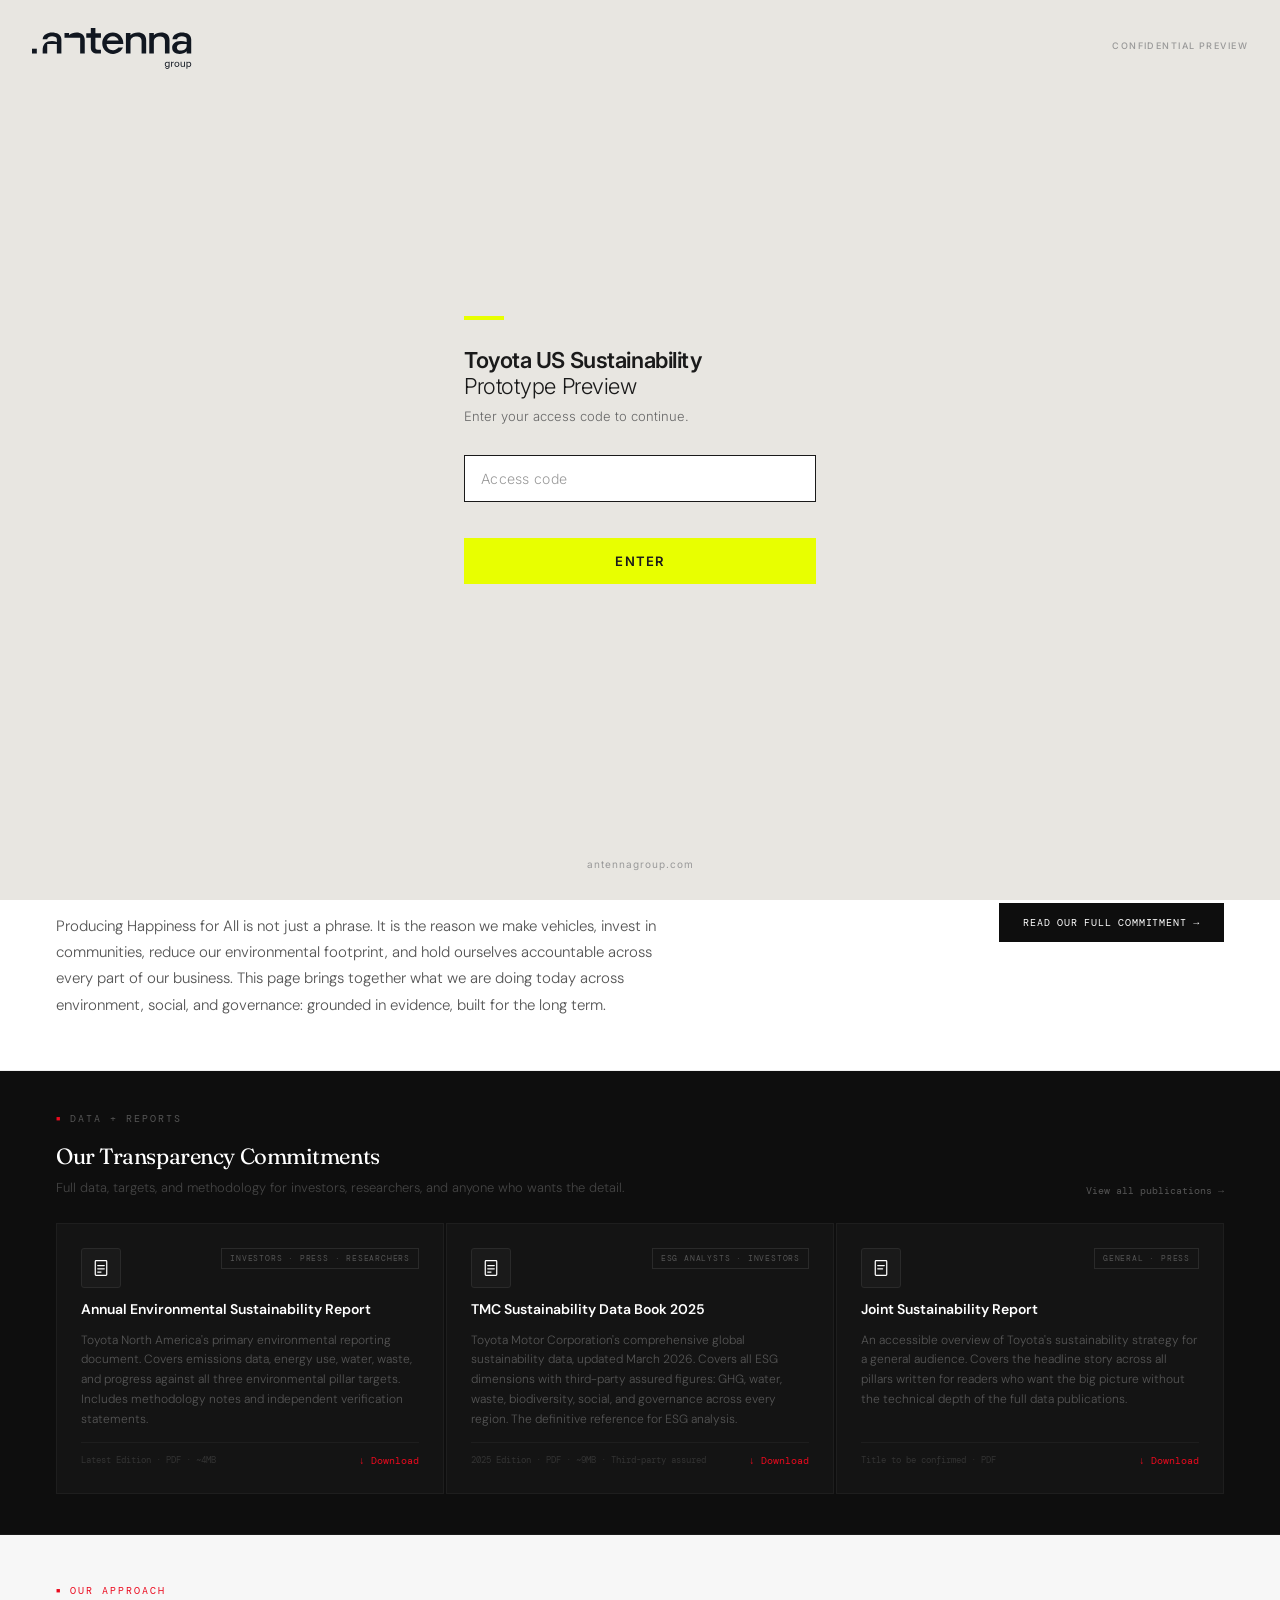
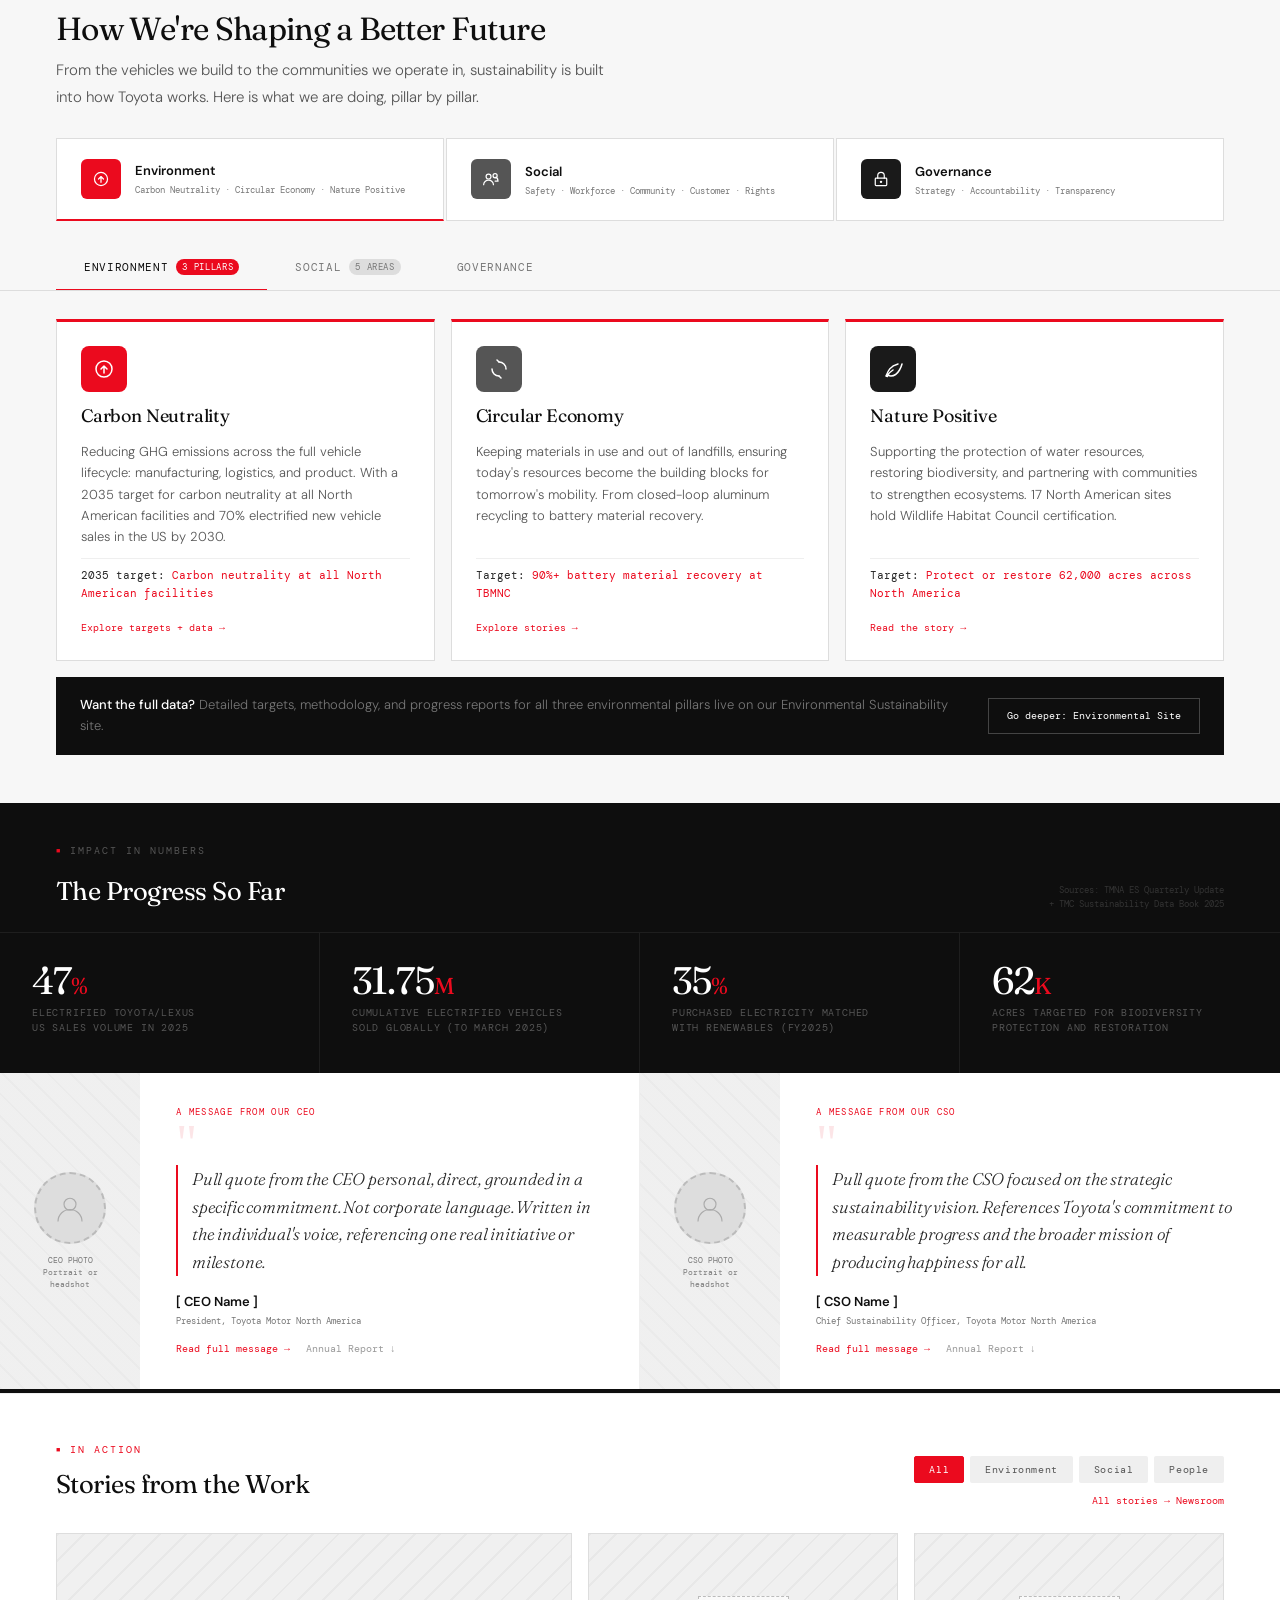
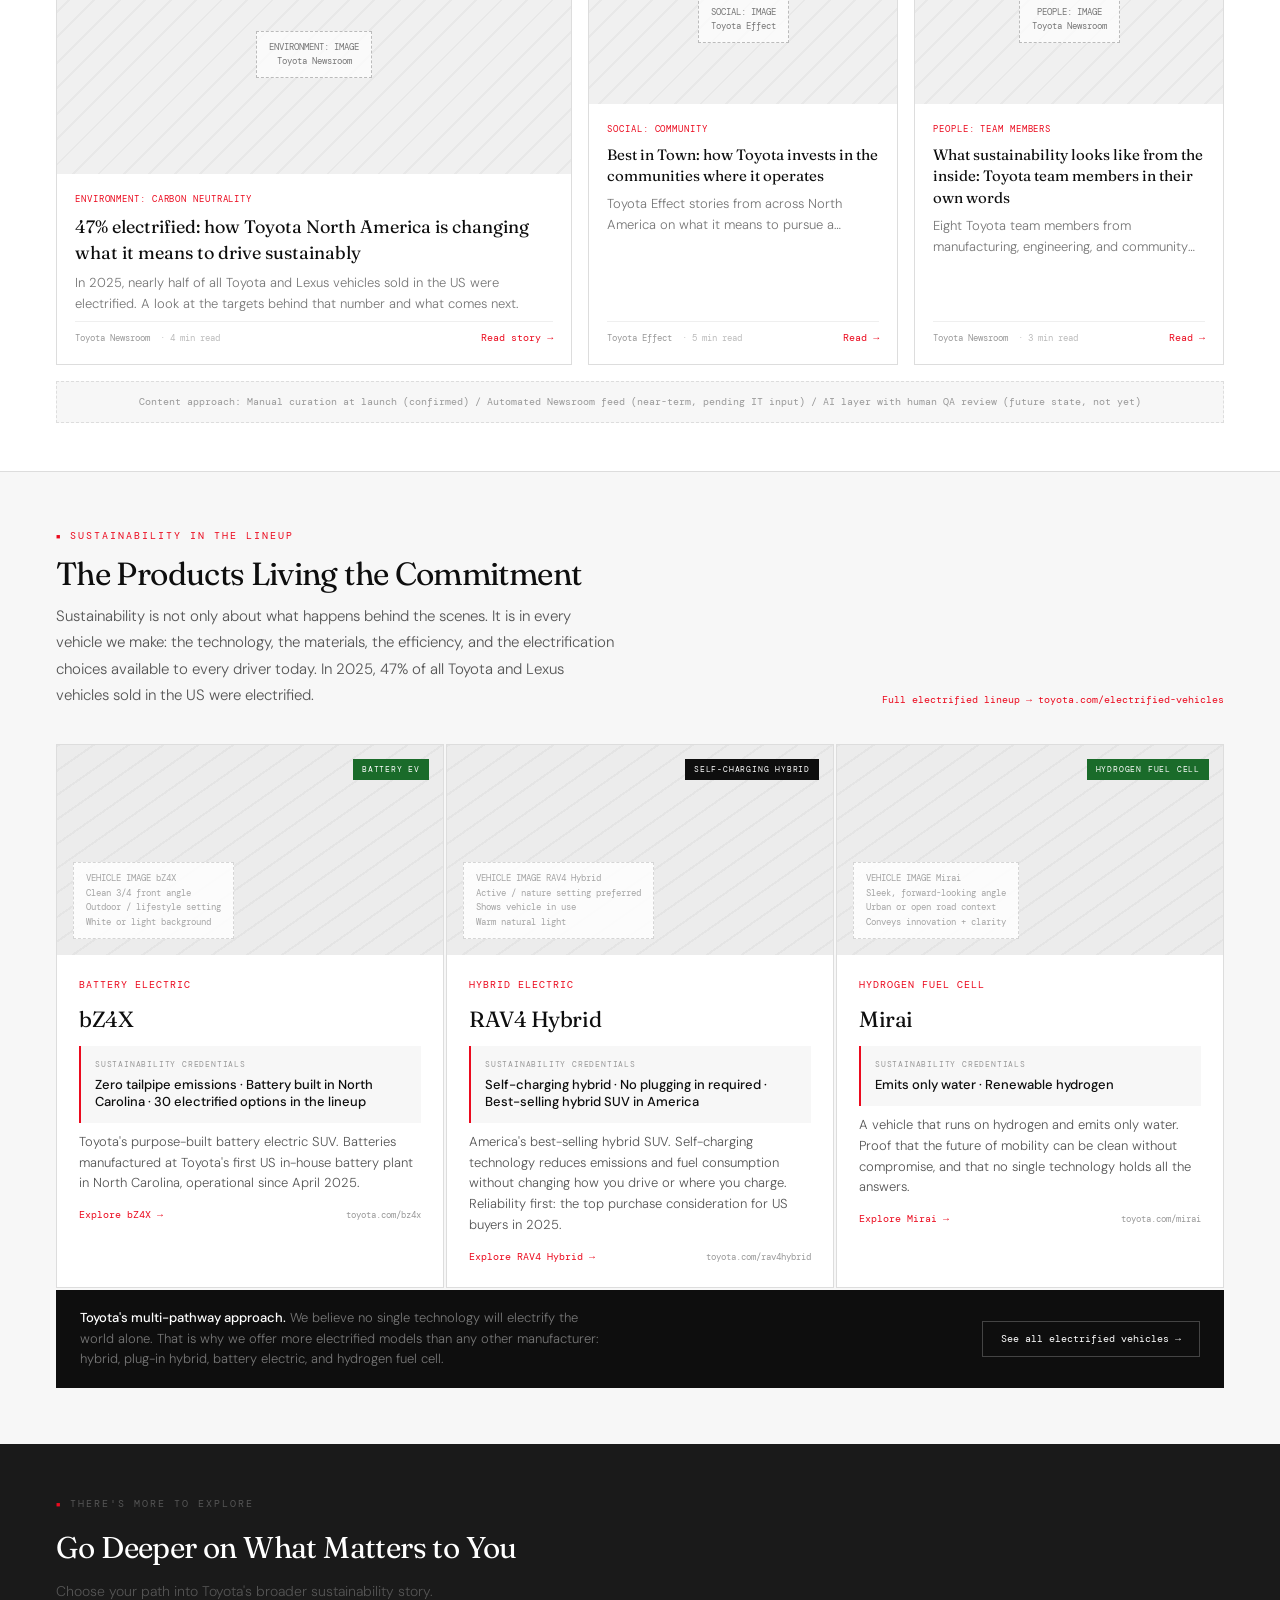
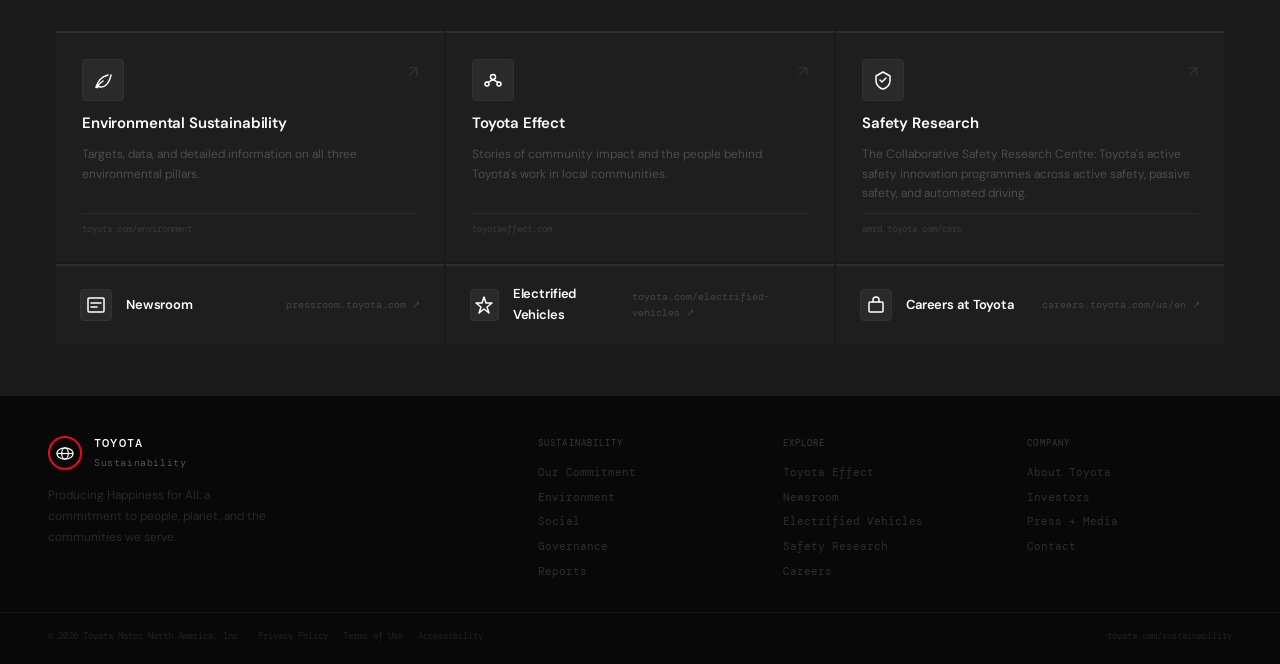
<file: index.html>
<!DOCTYPE html>
<html lang="en">
<head>
<meta charset="UTF-8">
<meta name="viewport" content="width=device-width, initial-scale=1.0">
<title>Toyota US Sustainability</title>
<link rel="stylesheet" href="shared.css">
<style>
/* ═══════════════════════════════
   1. STATIC HERO
═══════════════════════════════ */
.hero{position:relative;min-height:580px;display:flex;flex-direction:column;justify-content:flex-end;overflow:hidden;background:var(--black)}
.hero-bg{position:absolute;inset:0;background:repeating-linear-gradient(130deg,#141414 0,#141414 1px,#1c1c1c 1px,#1c1c1c 22px)}
.hero-overlay{position:absolute;inset:0;background:linear-gradient(to right,rgba(0,0,0,.82) 0%,rgba(0,0,0,.45) 65%,rgba(0,0,0,.1) 100%)}
.hero-img-note{position:absolute;top:50%;right:56px;transform:translateY(-50%);border:1px dashed rgba(255,255,255,.14);padding:16px 20px;font-family:var(--font-mono);font-size:9px;color:rgba(255,255,255,.22);line-height:1.85;max-width:260px;pointer-events:none}
.hero-img-note strong{display:block;color:rgba(255,255,255,.5);font-size:10px;text-transform:uppercase;letter-spacing:.08em;margin-bottom:6px}
.hero-content{position:relative;z-index:2;padding:56px 56px 52px;max-width:700px}
.hero-eyebrow{display:flex;align-items:center;gap:12px;margin-bottom:18px}
.hero-eyebrow::before{content:'';width:28px;height:2px;background:var(--red)}
.hero-eyebrow-text{font-family:var(--font-mono);font-size:10px;color:var(--red);letter-spacing:.18em;text-transform:uppercase}
.hero-h1{font-family:var(--font-display);font-size:clamp(38px,5vw,60px);font-weight:400;color:var(--white);line-height:1.08;letter-spacing:-.025em;margin-bottom:18px}
.hero-h1 em{display:block;font-weight:300;color:rgba(255,255,255,.5);font-style:normal;font-size:.78em}
.hero-sub{font-size:16px;color:rgba(255,255,255,.6);line-height:1.72;margin-bottom:32px;font-weight:300;max-width:500px}
.hero-ctas{display:flex;gap:12px;flex-wrap:wrap}

/* Hero story teasers below the fold of the hero */
.hero-stories{display:grid;grid-template-columns:1fr 1fr;gap:2px;background:var(--black)}
.hs-teaser{background:#141414;border-top:1px solid #222;padding:22px 28px;display:flex;align-items:center;gap:18px;cursor:pointer;text-decoration:none;transition:background .2s}
.hs-teaser:hover{background:#1c1c1c}
.hs-teaser-icon{width:44px;height:44px;border-radius:4px;display:flex;align-items:center;justify-content:center;flex-shrink:0}
.hs-teaser-icon.env{background:#0d1a10}
.hs-teaser-icon.soc{background:#0d0d1a}
.hs-teaser-icon svg{width:20px;height:20px}
.hs-teaser-label{font-family:var(--font-mono);font-size:9px;color:var(--red);text-transform:uppercase;letter-spacing:.12em;display:block;margin-bottom:4px}
.hs-teaser-title{font-family:var(--font-display);font-size:14px;font-weight:400;color:rgba(255,255,255,.75);line-height:1.4}
.hs-teaser-read{font-family:var(--font-mono);font-size:10px;color:rgba(255,255,255,.28);margin-left:auto;flex-shrink:0;display:flex;align-items:center;gap:4px;transition:color .2s}
.hs-teaser:hover .hs-teaser-read{color:var(--red)}

@media(max-width:1099px){.hero-content{padding:40px 28px 44px}.hero-img-note{display:none}.hero-stories{grid-template-columns:1fr}}
@media(max-width:767px){.hero-content{padding:32px 20px 36px}.hero-h1{font-size:34px}.hero-ctas{flex-direction:column}.btn-primary,.btn-ghost{width:100%;justify-content:center}.hs-teaser{padding:16px 20px}.hs-teaser-read{display:none}}


/* ═══════════════════════════════
   3. NAV SEARCH
═══════════════════════════════ */
.nav-search{position:relative;display:flex;align-items:center}
.nav-search-toggle{width:36px;height:36px;display:flex;align-items:center;justify-content:center;cursor:pointer;color:#888;transition:color .2s;background:none;border:none}
.nav-search-toggle:hover{color:var(--white)}
.nav-search-toggle svg{width:16px;height:16px}
.nav-search-input-wrap{position:absolute;right:100%;top:50%;transform:translateY(-50%);width:0;overflow:hidden;transition:width .3s ease}
.nav-search-input-wrap.open{width:220px}
.nav-search-input{width:100%;background:#1a1a1a;border:none;border-bottom:1px solid #444;padding:8px 12px;font-family:var(--font-mono);font-size:11px;color:var(--white);outline:none}
.nav-search-input::placeholder{color:#555}
/* Site-wide search overlay */
.search-overlay{position:fixed;inset:0;background:rgba(0,0,0,.92);z-index:200;display:flex;flex-direction:column;align-items:center;padding-top:120px;opacity:0;pointer-events:none;transition:opacity .25s}
.search-overlay.open{opacity:1;pointer-events:all}
.search-overlay-inner{width:100%;max-width:640px;padding:0 24px}
.so-label{font-family:var(--font-mono);font-size:10px;color:var(--red);letter-spacing:.2em;text-transform:uppercase;margin-bottom:16px}
.so-field{display:flex;border-bottom:2px solid var(--red)}
.so-input{flex:1;background:none;border:none;padding:16px 0;font-family:var(--font-display);font-size:clamp(22px,3vw,32px);color:var(--white);outline:none;font-weight:300}
.so-input::placeholder{color:#333}
.so-submit{background:var(--red);color:var(--white);border:none;padding:0 20px;font-family:var(--font-mono);font-size:11px;cursor:pointer;letter-spacing:.08em}
.so-close{position:absolute;top:28px;right:32px;background:none;border:none;color:#555;font-size:24px;cursor:pointer;transition:color .2s;line-height:1}
.so-close:hover{color:var(--white)}
.so-hints{margin-top:24px;display:flex;gap:8px;flex-wrap:wrap}
.so-hint{font-family:var(--font-mono);font-size:10px;color:#444;border:1px solid #2a2a2a;padding:5px 12px;cursor:pointer;transition:all .2s}
.so-hint:hover{background:#1a1a1a;color:var(--white);border-color:#444}

/* ═══════════════════════════════
   KEY MESSAGE
═══════════════════════════════ */
.key-message{background:var(--white);padding:52px 56px;display:grid;grid-template-columns:1fr auto;gap:48px;align-items:center;border-bottom:1px solid var(--grey-100)}
.km-headline{font-family:var(--font-display);font-size:clamp(26px,3vw,36px);font-weight:400;color:var(--black);letter-spacing:-.02em;line-height:1.2;margin-bottom:14px}
.km-body{font-size:15px;color:var(--grey-600);line-height:1.75;max-width:600px;font-weight:300}
@media(max-width:1099px){.key-message{padding:36px 28px;grid-template-columns:1fr;gap:20px}}
@media(max-width:767px){.key-message{padding:28px 20px}}

/* ═══════════════════════════════
   4. REPORTS EXPANDED
═══════════════════════════════ */
.reports-section{background:var(--black);padding:40px 56px;border-bottom:1px solid #1a1a1a}
.reports-header{display:flex;align-items:flex-end;justify-content:space-between;gap:20px;margin-bottom:24px;flex-wrap:wrap}
.rs-h{font-family:var(--font-display);font-size:clamp(18px,2vw,22px);font-weight:400;color:var(--white);letter-spacing:-.02em;margin-top:6px}
.rs-sub{font-size:13px;color:#444;font-weight:300;margin-top:4px}
.rs-all{font-family:var(--font-mono);font-size:10px;color:#555;text-decoration:none;display:flex;align-items:center;gap:4px;transition:color .2s;white-space:nowrap}
.rs-all:hover{color:var(--white)}
.reports-grid{display:grid;grid-template-columns:repeat(3,1fr);gap:2px}
.report-card{background:#141414;border:1px solid #1e1e1e;padding:24px;display:flex;flex-direction:column;gap:12px;transition:border-color .2s,background .2s;text-decoration:none}
.report-card:hover{border-color:var(--red);background:#181818}
.rc-top{display:flex;align-items:flex-start;justify-content:space-between;gap:12px}
.rc-icon{width:40px;height:40px;background:#1a1a1a;border:1px solid #2a2a2a;border-radius:3px;display:flex;align-items:center;justify-content:center;flex-shrink:0}
.rc-icon svg{width:18px;height:18px}
.rc-audience{font-family:var(--font-mono);font-size:8px;padding:3px 8px;border:1px solid #2a2a2a;color:#555;letter-spacing:.1em;text-transform:uppercase}
.rc-title{font-size:14px;font-weight:600;color:var(--white);line-height:1.35}
.rc-desc{font-size:12px;color:#555;line-height:1.65;font-weight:300;flex:1}
.rc-foot{display:flex;align-items:center;justify-content:space-between;padding-top:10px;border-top:1px solid #1e1e1e}
.rc-meta{font-family:var(--font-mono);font-size:9px;color:#333}
.rc-dl{font-family:var(--font-mono);font-size:10px;color:var(--red);display:flex;align-items:center;gap:4px}
@media(max-width:1099px){.reports-section{padding:32px 28px}.reports-grid{grid-template-columns:1fr 1fr}}
@media(max-width:767px){.reports-section{padding:24px 20px}.reports-header{flex-direction:column;align-items:flex-start}.reports-grid{grid-template-columns:1fr}}

/* ═══════════════════════════════
   5. ESG OVERVIEW + TABS
═══════════════════════════════ */
.esg-section{background:var(--grey-50)}
.esg-header{padding:48px 56px 0}
/* overview strip */
.esg-overview{display:grid;grid-template-columns:repeat(3,1fr);gap:2px;margin:28px 0 0}
.eo-item{background:var(--white);border:1px solid var(--grey-200);padding:20px 24px;display:flex;align-items:center;gap:14px;transition:box-shadow .15s,border-color .15s;cursor:pointer}
.eo-item:hover{box-shadow:0 3px 14px rgba(0,0,0,.07);border-color:var(--grey-300)}
.eo-item.active-tab{border-bottom-color:var(--red);border-bottom-width:2px}
.eo-icon{width:40px;height:40px;border-radius:6px;display:flex;align-items:center;justify-content:center;flex-shrink:0}
.eo-icon svg{width:18px;height:18px}
.eo-name{font-size:13px;font-weight:600;color:var(--black)}
.eo-tagline{font-family:var(--font-mono);font-size:9px;color:var(--grey-500);margin-top:2px;line-height:1.4}
/* tab nav */
.tab-nav{display:flex;padding:0 56px;border-bottom:1px solid var(--grey-200);overflow-x:auto;margin-top:24px}
.tab-btn{padding:14px 28px;font-family:var(--font-mono);font-size:11px;letter-spacing:.06em;text-transform:uppercase;color:var(--grey-500);cursor:pointer;border:none;border-bottom:2px solid transparent;background:none;margin-bottom:-1px;transition:color .2s,border-color .2s;display:flex;align-items:center;gap:8px;white-space:nowrap}
.tab-btn:hover{color:var(--grey-800)}
.tab-btn.active{color:var(--black);border-bottom-color:var(--red)}
.tab-count{font-size:9px;padding:2px 6px;border-radius:10px;background:var(--grey-200);color:var(--grey-500)}
.tab-btn.active .tab-count{background:var(--red);color:var(--white)}
.tab-panel{display:none;padding:28px 56px 48px}
.tab-panel.active{display:block}
/* env cards */
.env-grid{display:grid;grid-template-columns:repeat(3,1fr);gap:16px;margin-bottom:16px}
.env-card{background:var(--white);border:1px solid var(--grey-200);border-top:3px solid var(--red);padding:24px;display:flex;flex-direction:column;gap:10px;transition:box-shadow .2s}
.env-card:hover{box-shadow:0 4px 20px rgba(0,0,0,.08)}
.env-name{font-family:var(--font-display);font-size:18px;font-weight:400;color:var(--black);letter-spacing:-.01em}
.env-desc{font-size:13px;color:var(--grey-600);line-height:1.65;flex:1;font-weight:300}
.env-stat{font-family:var(--font-mono);font-size:11px;color:var(--grey-800);padding:8px 0;border-top:1px solid var(--grey-100)}
.env-stat span{color:var(--red)}
.env-cta{font-family:var(--font-mono);font-size:10px;color:var(--red);display:flex;align-items:center;gap:4px;cursor:pointer;background:none;border:none;padding:0;transition:gap .2s;text-decoration:none}
.env-cta:hover{gap:8px}
.env-deeper{background:var(--black);padding:18px 24px;display:flex;align-items:center;justify-content:space-between;gap:20px}
.env-deeper-text{font-size:13px;color:var(--grey-500);font-weight:300}
.env-deeper-text strong{color:var(--white);font-weight:500}
.env-deeper-btn{font-family:var(--font-mono);font-size:10px;color:var(--white);border:1px solid #444;padding:9px 18px;cursor:pointer;background:none;white-space:nowrap;transition:border-color .2s,color .2s;text-decoration:none;display:inline-block}
.env-deeper-btn:hover{border-color:var(--red);color:var(--red)}
/* social */
.social-grid{display:grid;grid-template-columns:repeat(5,1fr);gap:12px;margin-bottom:16px}
.social-item{background:var(--white);border:1px solid var(--grey-200);padding:18px 12px;text-align:center;display:flex;flex-direction:column;align-items:center;gap:8px;transition:box-shadow .2s,border-color .2s}
.social-item:hover{box-shadow:0 4px 16px rgba(0,0,0,.07);border-color:var(--grey-300)}
.social-label{font-size:13px;font-weight:600;color:var(--black)}
.social-sub{font-family:var(--font-mono);font-size:9px;color:var(--grey-500);line-height:1.4}
.social-sub a{color:var(--red);text-decoration:none}
.status-tag{font-family:var(--font-mono);font-size:8px;padding:2px 6px;border-radius:2px}
.s-ok{background:#edf7ed;color:#1a6b2a}.s-hold{background:#fde8e8;color:#c0000a}
.social-deeper{background:var(--grey-100);padding:14px 20px;display:flex;align-items:center;justify-content:space-between;gap:16px}
.social-deeper-text{font-size:13px;color:var(--grey-600);font-weight:300}
/* governance notify */
.gov-notify{background:var(--white);border:1px solid var(--grey-200);padding:40px 48px;display:grid;grid-template-columns:1fr auto;gap:40px;align-items:center}
.gn-left{}
.gn-tag{font-family:var(--font-mono);font-size:9px;color:var(--red);letter-spacing:.18em;text-transform:uppercase;margin-bottom:12px}
.gn-title{font-family:var(--font-display);font-size:clamp(20px,2vw,26px);font-weight:400;color:var(--black);letter-spacing:-.02em;margin-bottom:10px}
.gn-body{font-size:14px;color:var(--grey-600);font-weight:300;line-height:1.7;max-width:480px}
.gn-form{display:flex;flex-direction:column;gap:10px;align-items:flex-end;min-width:240px}
.gn-input{width:100%;background:var(--grey-50);border:1px solid var(--grey-200);padding:11px 14px;font-family:var(--font-mono);font-size:11px;color:var(--black);outline:none;transition:border-color .2s}
.gn-input:focus{border-color:var(--red)}
.gn-input::placeholder{color:var(--grey-400)}
.gn-btn{background:var(--black);color:var(--white);padding:11px 20px;font-family:var(--font-mono);font-size:10px;letter-spacing:.08em;text-transform:uppercase;border:none;cursor:pointer;transition:background .2s;width:100%}
.gn-btn:hover{background:var(--grey-800)}
.gn-note{font-family:var(--font-mono);font-size:9px;color:var(--grey-400);text-align:center}
@media(max-width:1099px){.esg-header{padding:36px 28px 0}.esg-overview{grid-template-columns:1fr 1fr}.tab-nav{padding:0 28px}.tab-panel{padding:24px 28px 36px}.env-grid{grid-template-columns:1fr 1fr}.social-grid{grid-template-columns:repeat(3,1fr)}.gov-notify{grid-template-columns:1fr;gap:24px}.gn-form{align-items:flex-start;min-width:0}}
@media(max-width:767px){.esg-header{padding:28px 20px 0}.tab-btn{padding:12px 16px;font-size:10px}.tab-nav{padding:0 20px}.tab-panel{padding:20px 20px 32px}.esg-overview{grid-template-columns:1fr}.env-grid{grid-template-columns:1fr}.env-deeper{flex-direction:column;align-items:flex-start}.social-grid{grid-template-columns:1fr 1fr}.social-deeper{flex-direction:column;align-items:flex-start}.gov-notify{padding:24px 20px}}

/* ═══════════════════════════════
   FIGURES
═══════════════════════════════ */
.figures-section{background:var(--black)}
.figures-header{padding:40px 56px 0;display:flex;align-items:flex-end;justify-content:space-between;gap:20px}
.figures-h2{font-family:var(--font-display);font-size:clamp(20px,2vw,26px);font-weight:400;color:var(--white);letter-spacing:-.02em;margin-top:6px}
.figures-source{font-family:var(--font-mono);font-size:9px;color:#333;text-align:right;line-height:1.6}
.figures-grid{display:grid;grid-template-columns:repeat(4,1fr);margin-top:20px}
.figure-item{padding:28px 32px;border-right:1px solid #1e1e1e;border-top:1px solid #1e1e1e;cursor:default;transition:background .2s}
.figure-item:last-child{border-right:none}
.figure-item:hover{background:#141414}
.figure-num{font-family:var(--font-display);font-size:clamp(32px,3vw,44px);font-weight:400;color:var(--white);line-height:1;letter-spacing:-.02em;margin-bottom:6px}
.figure-num .unit{color:var(--red);font-size:.6em}
.figure-label{font-family:var(--font-mono);font-size:10px;color:var(--grey-600);text-transform:uppercase;letter-spacing:.08em;line-height:1.5}
.figure-detail{margin-top:10px;max-height:0;overflow:hidden;transition:max-height .3s ease}
.figure-item:hover .figure-detail{max-height:60px}
.figure-source{font-family:var(--font-mono);font-size:9px;color:#444}
.figure-link{font-family:var(--font-mono);font-size:10px;color:var(--red);text-decoration:none;display:flex;align-items:center;gap:4px;margin-top:4px}
.figure-link:hover{text-decoration:underline}
@media(max-width:1099px){.figures-header{padding:28px 28px 0}.figures-grid{grid-template-columns:repeat(2,1fr)}.figure-item:nth-child(2){border-right:none}.figure-item:nth-child(3){border-right:1px solid #1e1e1e}.figure-item:nth-child(4){border-right:none}}
@media(max-width:767px){.figures-header{padding:24px 20px 0;flex-direction:column;align-items:flex-start}.figures-grid{grid-template-columns:1fr 1fr}.figure-item{padding:20px}.figure-item:nth-child(2n){border-right:none}.figure-item:nth-child(3){border-right:1px solid #1e1e1e}}

/* ═══════════════════════════════
   LEADERSHIP
═══════════════════════════════ */
.leadership-section{background:var(--white);display:grid;grid-template-columns:1fr 1fr;border-bottom:4px solid var(--black)}
.leader-panel{display:grid;grid-template-columns:140px 1fr;min-height:260px}
.leader-panel:first-child{border-right:1px solid var(--grey-100)}
.leader-photo{background:var(--grey-100);display:flex;flex-direction:column;align-items:center;justify-content:center;gap:12px;position:relative;overflow:hidden;padding:24px 20px}
.leader-photo-bg{position:absolute;inset:0;background:repeating-linear-gradient(45deg,#e8e8e8,#e8e8e8 2px,#f0f0f0 2px,#f0f0f0 16px);opacity:.6}
.leader-photo-inner{position:relative;z-index:1;display:flex;flex-direction:column;align-items:center;gap:10px;font-family:var(--font-mono);font-size:8px;color:var(--grey-500);text-align:center;line-height:1.5}
.leader-avatar{width:72px;height:72px;border-radius:50%;border:2px dashed var(--grey-300);display:flex;align-items:center;justify-content:center;background:var(--grey-200);flex-shrink:0}
.leader-body{padding:32px 36px;display:flex;flex-direction:column;justify-content:center;gap:0}
.leader-eyebrow{font-family:var(--font-mono);font-size:9px;color:var(--red);letter-spacing:.15em;text-transform:uppercase;margin-bottom:12px}
.leader-qmark{font-family:Georgia,serif;font-size:52px;color:var(--red);line-height:.5;margin-bottom:8px;opacity:.1}
.leader-quote{font-family:var(--font-display);font-size:clamp(13px,1.4vw,17px);font-weight:300;color:var(--grey-800);line-height:1.62;letter-spacing:-.01em;margin-bottom:16px;font-style:italic;border-left:2px solid var(--red);padding-left:14px}
.leader-name{font-weight:600;font-size:13px;color:var(--black)}
.leader-role{font-family:var(--font-mono);font-size:9px;color:var(--grey-500);margin-top:2px;margin-bottom:12px}
.leader-links{display:flex;gap:16px;flex-wrap:wrap}
.leader-link{font-family:var(--font-mono);font-size:10px;color:var(--red);text-decoration:none;display:flex;align-items:center;gap:4px;transition:gap .2s}
.leader-link:hover{gap:8px}
.leader-link-sec{font-family:var(--font-mono);font-size:10px;color:var(--grey-400);text-decoration:none;display:flex;align-items:center;gap:4px;transition:color .2s}
.leader-link-sec:hover{color:var(--grey-700)}
@media(max-width:1099px){
  .leadership-section{grid-template-columns:1fr}
  .leader-panel:first-child{border-right:none;border-bottom:1px solid var(--grey-100)}
  .leader-photo{min-height:0}
  .leader-body{padding:24px 28px}
}
@media(max-width:767px){
  .leader-panel{grid-template-columns:100px 1fr}
  .leader-photo{padding:16px 12px}
  .leader-avatar{width:56px;height:56px}
  .leader-body{padding:20px 16px}
  .leader-quote{font-size:13px}
  .leader-links{flex-direction:column;gap:8px}
}

/* ═══════════════════════════════
   6. STORIES WITH EXCERPT + READ TIME
═══════════════════════════════ */
.stories-section{background:var(--white);padding:48px 56px;border-top:1px solid var(--grey-100)}
.stories-top{display:flex;justify-content:space-between;align-items:flex-end;margin-bottom:24px;gap:20px;flex-wrap:wrap}
.stories-filters{display:flex;gap:6px;flex-wrap:wrap}
.filter-btn{padding:6px 14px;font-family:var(--font-mono);font-size:10px;border-radius:2px;background:var(--grey-100);color:var(--grey-600);cursor:pointer;letter-spacing:.06em;border:1px solid transparent;transition:all .2s}
.filter-btn:hover{background:var(--grey-200)}
.filter-btn.active{background:var(--red);color:var(--white);border-color:var(--red)}
.stories-all-link{font-family:var(--font-mono);font-size:10px;color:var(--red);text-decoration:none;display:flex;align-items:center;gap:4px;transition:gap .2s;white-space:nowrap}
.stories-all-link:hover{gap:8px}
#stories-grid{display:grid;grid-template-columns:5fr 3fr 3fr;gap:16px}
.story-card{border:1px solid var(--grey-200);display:flex;flex-direction:column;overflow:hidden;transition:box-shadow .2s;cursor:pointer}
.story-card:hover{box-shadow:0 6px 24px rgba(0,0,0,.09)}
.story-img{background:repeating-linear-gradient(135deg,#e8e8e8,#e8e8e8 2px,#f0f0f0 2px,#f0f0f0 18px);height:170px;display:flex;align-items:center;justify-content:center}
.story-card.featured .story-img{height:240px}
.story-img-inner{border:1px dashed var(--grey-300);padding:8px 12px;background:rgba(255,255,255,.7);font-family:var(--font-mono);font-size:9px;color:var(--grey-500);text-align:center;line-height:1.6}
.story-body{padding:18px;flex:1;display:flex;flex-direction:column;gap:7px}
.story-tag{font-family:var(--font-mono);font-size:9px;color:var(--red);text-transform:uppercase;letter-spacing:.1em}
.story-title{font-family:var(--font-display);font-size:15px;font-weight:400;color:var(--black);line-height:1.45}
.story-card.featured .story-title{font-size:18px}
.story-excerpt{font-size:13px;color:var(--grey-500);line-height:1.6;font-weight:300}
.story-card:not(.featured) .story-excerpt{display:-webkit-box;-webkit-line-clamp:2;-webkit-box-orient:vertical;overflow:hidden}
.story-meta{display:flex;align-items:center;justify-content:space-between;margin-top:auto;padding-top:8px;border-top:1px solid var(--grey-100)}
.story-meta-left{display:flex;align-items:center;gap:10px}
.story-source{font-family:var(--font-mono);font-size:9px;color:var(--grey-400)}
.story-readtime{font-family:var(--font-mono);font-size:9px;color:var(--grey-300)}
.story-read{font-family:var(--font-mono);font-size:10px;color:var(--red);text-decoration:none;display:flex;align-items:center;gap:3px}
.stories-refresh{margin-top:16px;padding:12px 16px;background:var(--grey-50);border:1px dashed var(--grey-200);font-family:var(--font-mono);font-size:10px;color:var(--grey-400);text-align:center}
@media(max-width:1099px){.stories-section{padding:36px 28px}#stories-grid{grid-template-columns:1fr 1fr}.story-card.featured{grid-column:1/-1}.story-card.featured .story-img{height:200px}}
@media(max-width:767px){.stories-section{padding:28px 20px}.stories-top{flex-direction:column;align-items:flex-start}#stories-grid{grid-template-columns:1fr}.story-card.featured .story-img,.story-img{height:160px}.story-card.featured .story-title{font-size:16px}.story-excerpt{display:none}}

/* ═══════════════════════════════
   PRODUCT SPOTLIGHT
═══════════════════════════════ */
.product-spotlight{background:var(--grey-50);padding:56px;border-top:1px solid var(--grey-200)}
.ps-header{display:flex;align-items:flex-end;justify-content:space-between;gap:20px;margin-bottom:36px;flex-wrap:wrap}
.ps-right-link{font-family:var(--font-mono);font-size:10px;color:var(--red);text-decoration:none;display:flex;align-items:center;gap:4px;transition:gap .2s;white-space:nowrap}
.ps-right-link:hover{gap:8px}
.ps-grid{display:grid;grid-template-columns:repeat(3,1fr);gap:2px}
.ps-card{background:var(--white);border:1px solid var(--grey-200);display:flex;flex-direction:column;overflow:hidden;transition:box-shadow .2s;text-decoration:none}
.ps-card:hover{box-shadow:0 6px 28px rgba(0,0,0,.1)}
.ps-img{height:210px;background:repeating-linear-gradient(145deg,#e4e4e4,#e4e4e4 2px,#ececec 2px,#ececec 20px);display:flex;align-items:flex-end;justify-content:flex-start;padding:16px;position:relative}
.ps-img-note{font-family:var(--font-mono);font-size:9px;color:rgba(0,0,0,.35);background:rgba(255,255,255,.85);border:1px dashed rgba(0,0,0,.15);padding:8px 12px;line-height:1.65;max-width:200px}
.ps-badge{position:absolute;top:14px;right:14px;background:var(--black);color:var(--white);font-family:var(--font-mono);font-size:8px;letter-spacing:.1em;text-transform:uppercase;padding:4px 9px}
.ps-badge.green{background:#1a6b2a}
.ps-body{padding:22px;display:flex;flex-direction:column;gap:9px}
.ps-model{font-family:var(--font-display);font-size:22px;font-weight:400;color:var(--black);letter-spacing:-.02em}
.ps-tagline{font-family:var(--font-mono);font-size:10px;color:var(--red);text-transform:uppercase;letter-spacing:.1em}
.ps-sustainability{background:var(--grey-50);padding:12px 14px;display:flex;flex-direction:column;gap:6px;border-left:2px solid var(--red)}
.ps-s-label{font-family:var(--font-mono);font-size:8px;color:var(--grey-400);text-transform:uppercase;letter-spacing:.1em}
.ps-s-stat{font-size:13px;color:var(--black);font-weight:500;line-height:1.3}
.ps-cta-row{display:flex;align-items:center;justify-content:space-between;padding-top:4px}
.ps-cta{font-family:var(--font-mono);font-size:10px;color:var(--red);display:flex;align-items:center;gap:4px;transition:gap .2s}
.ps-cta:hover{gap:8px}
.ps-secondary{font-family:var(--font-mono);font-size:9px;color:var(--grey-400)}
.ps-foot{background:var(--black);padding:18px 24px;display:flex;align-items:center;justify-content:space-between;gap:20px;margin-top:2px}
.ps-foot-text{font-size:13px;color:var(--grey-500);font-weight:300;max-width:520px}
.ps-foot-text strong{color:var(--white);font-weight:500}
.ps-foot-btn{font-family:var(--font-mono);font-size:10px;color:var(--white);border:1px solid #444;padding:9px 18px;white-space:nowrap;text-decoration:none;transition:border-color .2s,color .2s;display:inline-block}
.ps-foot-btn:hover{border-color:var(--red);color:var(--red)}
@media(max-width:1099px){.product-spotlight{padding:40px 28px}.ps-grid{grid-template-columns:1fr 1fr}.ps-foot{flex-direction:column;align-items:flex-start;gap:12px}}
@media(max-width:767px){.product-spotlight{padding:28px 20px}.ps-grid{grid-template-columns:1fr}.ps-header{flex-direction:column;align-items:flex-start}.ps-foot{padding:16px 18px}}

/* ═══════════════════════════════
   SIGNPOST
═══════════════════════════════ */
.signpost-section{background:var(--grey-900);padding:52px 56px}
.sp-header{margin-bottom:28px}
.sp-h2{font-family:var(--font-display);font-size:clamp(22px,2.5vw,30px);font-weight:400;color:var(--white);letter-spacing:-.02em;margin-bottom:8px}
.sp-sub{font-size:14px;color:var(--grey-600);font-weight:300;max-width:440px;line-height:1.65}
.sp-grid{display:grid;grid-template-columns:repeat(3,1fr);gap:2px;margin-bottom:2px}
.sp-card{background:#1e1e1e;padding:26px;display:flex;flex-direction:column;gap:10px;border-top:2px solid #2e2e2e;transition:border-top-color .2s,background .2s;text-decoration:none}
.sp-card:hover{border-top-color:var(--red);background:#222}
.sp-top{display:flex;align-items:flex-start;justify-content:space-between}
.sp-icon-wrap{width:42px;height:42px;background:#2a2a2a;border:1px solid #333;border-radius:4px;display:flex;align-items:center;justify-content:center}
.sp-icon-wrap svg{width:20px;height:20px}
.sp-arrow{font-size:16px;color:#333;transition:color .2s}
.sp-card:hover .sp-arrow{color:var(--red)}
.sp-name{font-size:15px;font-weight:600;color:var(--white);letter-spacing:-.01em}
.sp-desc{font-size:12px;color:var(--grey-600);line-height:1.6;font-weight:300;flex:1}
.sp-url{font-family:var(--font-mono);font-size:9px;color:#3a3a3a;padding-top:8px;border-top:1px solid #2a2a2a}
.sp-row2{display:grid;grid-template-columns:repeat(3,1fr);gap:2px}
.sp-card.compact{padding:18px 24px;flex-direction:row;align-items:center;gap:14px}
.sp-card.compact .sp-desc{display:none}
.sp-card.compact .sp-name{font-size:13px}
.sp-card.compact .sp-url{border:none;padding:0;margin-left:auto;font-size:10px;color:#444}
@media(max-width:1099px){.signpost-section{padding:40px 28px}.sp-grid,.sp-row2{grid-template-columns:1fr 1fr}}
@media(max-width:767px){.signpost-section{padding:32px 20px}.sp-grid,.sp-row2{grid-template-columns:1fr}}
</style>
</head>
<body>
<!-- ANTENNA GROUP PASSWORD GATE -->
<link href="https://fonts.googleapis.com/css2?family=Inter:wght@300;400;500;600;700&display=swap" rel="stylesheet">
<div id="pw-gate" style="position:fixed;inset:0;z-index:9999;background:#E8E6E1;display:flex;flex-direction:column;align-items:center;justify-content:center;font-family:'Inter',-apple-system,BlinkMacSystemFont,sans-serif">
  <style>
    #pw-gate *{box-sizing:border-box}
    #pw-input{width:100%;padding:14px 16px;border:1px solid #D9D6D0;background:#fff;font-family:'Inter',-apple-system,sans-serif;font-size:14px;color:#1A1A1A;border-radius:0;outline:none;transition:border-color .2s;letter-spacing:.02em}
    #pw-input::placeholder{color:#999;font-weight:300}
    #pw-input:focus{border-color:#1A1A1A}
    #pw-btn{width:100%;background:#E8FF00;color:#1A1A1A;border:none;padding:15px 28px;font-family:'Inter',-apple-system,sans-serif;font-size:13px;font-weight:600;letter-spacing:.1em;text-transform:uppercase;cursor:pointer;border-radius:0;transition:background .15s}
    #pw-btn:hover{background:#D4E800}
    @keyframes ag-up{from{opacity:0;transform:translateY(10px)}to{opacity:1;transform:translateY(0)}}
    .ag-in{animation:ag-up .4s ease both}
    .ag-in-2{animation:ag-up .4s .1s ease both}
    .ag-in-3{animation:ag-up .4s .2s ease both}
  </style>

  <!-- Top left wordmark -->
  <div class="ag-in" style="position:absolute;top:28px;left:32px">
<svg width="160" height="41" viewBox="0 0 196 50" fill="none" xmlns="http://www.w3.org/2000/svg">
<g id="logo">
<g id="Group">
<path id="Vector" d="M72.0572 23.7025V11.9509H66.4941V6.25498H72.0572V0H77.6671V6.25498H84.4537V11.9509H77.6671V23.7025C77.6671 25.5907 78.7304 26.4585 80.6656 26.4585H84.4537V31.1498H80.0362C75.1534 31.1498 72.0572 28.7299 72.0572 23.7025Z" fill="#111720"/>
<path id="Vector_2" d="M59.0079 11.9504H39.8091V5.99648H45.419V8.77603C47.5496 6.64543 51.0172 5.51172 54.5005 5.51172C59.8211 5.51172 64.6179 8.41246 64.6179 14.7026V31.1454H59.0079V11.9465V11.9504Z" fill="#111720"/>
<g id="Group_2">
<path id="Vector_3" d="M30.446 13.6403C30.446 11.1187 27.5608 10.1101 24.5155 10.1101C21.6616 10.1101 18.8782 11.4627 18.6358 13.6403H13.0728C13.5106 8.22188 19.144 5.5166 24.5624 5.5166C29.9807 5.5166 36.0051 7.88567 36.0051 13.8826V31.1503H30.446V13.6403Z" fill="#111720"/>
<path id="Vector_4" d="M33.5966 19.6251L30.4496 19.3592H18.6512V31.1499H13.0764V27.2171C13.0764 19.7697 16.845 15.8486 24.5426 15.8486C28.7569 15.8486 30.9656 16.9863 33.5966 19.6173V19.6212V19.6251Z" fill="#111720"/>
</g>
<path id="Vector_5" d="M5.89922 25.251H0V31.1502H5.89922V25.251Z" fill="#111720"/>
<path id="Vector_6" d="M111.839 19.3509C111.855 19.0928 111.862 18.8348 111.862 18.5729C111.862 11.3601 106.084 5.51562 98.9536 5.51562C91.823 5.51562 86.0449 11.364 86.0449 18.5729C86.0449 25.7817 91.823 31.6302 98.9536 31.6302H99.626C104.884 31.6302 109.403 28.4518 111.417 23.8896H105.834C104.454 25.7974 102.21 27.0406 99.6769 27.0406H99.0044C94.8097 27.0406 91.4086 23.6394 91.4086 19.4447C91.4086 19.4134 91.4086 19.3821 91.4086 19.3509H111.839ZM99.0044 10.1091C102.37 10.1091 105.224 12.2984 106.221 15.332H91.7878C92.7847 12.2984 95.6385 10.1091 99.0044 10.1091Z" fill="#111720"/>
<path id="Vector_7" d="M129.74 5.51562C125.897 5.51562 122.785 6.64934 120.659 8.77994V6.00039H115.049V31.1493H120.659V16.3602C120.659 12.0482 124.49 10.3515 127.782 10.3515C131.613 10.3515 134.244 12.0482 134.244 15.8754V31.1493H139.854V14.7065C139.854 8.42028 135.061 5.51562 129.736 5.51562H129.74Z" fill="#111720"/>
<path id="Vector_8" d="M183.599 5.51562C178.181 5.51562 172.544 8.22481 172.11 13.6393H177.673C177.915 11.4618 180.699 10.1091 183.552 10.1091C186.598 10.1091 189.483 11.1177 189.483 13.6393V17.1342C186.973 16.2546 184.741 15.8285 182.231 15.8285C174.541 15.8285 171.703 20.0702 171.703 24.2649C171.703 27.9084 173.955 30.0156 177.106 31.0555C178.259 31.4386 179.534 31.6341 180.863 31.6341C184.002 31.6341 187.247 30.5707 189.483 28.401V31.1532H195.042V13.8856C195.042 7.88861 189.26 5.51953 183.599 5.51953V5.51562ZM182.196 27.5488C179.545 27.5488 177.571 26.3877 177.501 24.0655C177.466 22.8966 177.978 21.5557 179.021 20.723C180.343 19.6675 181.52 19.3587 185.398 19.3587H189.479V21.8763C189.338 25.5159 185.554 27.5449 182.196 27.5449V27.5488Z" fill="#111720"/>
<path id="Vector_9" d="M158.353 5.51562C154.51 5.51562 151.398 6.64934 149.271 8.77994V6.00039H143.661V31.1493H149.271V16.3602C149.271 12.0482 153.102 10.3515 156.394 10.3515C160.225 10.3515 162.856 12.0482 162.856 15.8754V31.1493H168.466V14.7065C168.466 8.42028 163.673 5.51562 158.349 5.51562H158.353Z" fill="#111720"/>
</g>
<g id="Group_3">
<g id="Group_4">
<path id="Vector_10" d="M163.001 48.0651H164.087C164.158 48.5225 164.713 49.0542 165.706 49.0542C166.699 49.0542 167.418 48.4756 167.418 47.4631V46.6656C166.972 47.2559 166.308 47.5843 165.416 47.5843C163.821 47.5843 162.688 46.3645 162.688 44.3395C162.688 42.3144 163.821 41.0947 165.416 41.0947C166.308 41.0947 166.972 41.4192 167.418 42.0134V41.2159H168.481V47.467C168.481 49.1089 167.227 50.0002 165.706 50.0002C164.185 50.0002 163.122 49.1558 163.004 48.069L163.001 48.0651ZM165.702 46.6421C166.425 46.6421 167.137 46.1964 167.414 45.5436V43.1315C167.137 42.4786 166.425 42.033 165.702 42.033C164.545 42.033 163.771 42.9126 163.771 44.3395C163.771 45.7664 164.545 46.646 165.702 46.646V46.6421Z" fill="#111720"/>
</g>
<g id="Group_5">
<path id="Vector_11" d="M170.459 41.212H171.523V42.2519C171.992 41.5287 172.731 41.0947 173.501 41.0947H173.743V42.1815H173.501C172.535 42.1815 171.812 42.7132 171.523 43.3152V47.467H170.459V41.2159V41.212Z" fill="#111720"/>
</g>
<g id="Group_6">
<path id="Vector_12" d="M174.525 44.3366C174.525 42.2372 175.827 41.0918 177.52 41.0918C179.213 41.0918 180.515 42.2372 180.515 44.3366C180.515 46.4359 179.213 47.5813 177.52 47.5813C175.827 47.5813 174.525 46.4359 174.525 44.3366ZM179.424 44.3366C179.424 42.8393 178.603 42.03 177.516 42.03C176.429 42.03 175.608 42.8393 175.608 44.3366C175.608 45.8339 176.429 46.6431 177.516 46.6431C178.603 46.6431 179.424 45.8339 179.424 44.3366Z" fill="#111720"/>
</g>
<g id="Group_7">
<path id="Vector_13" d="M184.638 46.643C185.362 46.643 186.038 46.1582 186.304 45.7243V41.2129H187.367V47.464H186.304V46.6899C185.823 47.245 185.084 47.5812 184.302 47.5812C182.973 47.5812 182.082 46.858 182.082 45.2864V41.209H183.145V45.0714C183.145 46.1582 183.747 46.6391 184.642 46.6391L184.638 46.643Z" fill="#111720"/>
</g>
<g id="Group_8">
<path id="Vector_14" d="M190.323 46.6665V49.8761H189.26V41.213H190.323V42.0105C190.769 41.4202 191.433 41.0918 192.325 41.0918C193.916 41.0918 195.053 42.3115 195.053 44.3366C195.053 46.3616 193.92 47.5813 192.325 47.5813C191.433 47.5813 190.769 47.2569 190.323 46.6626V46.6665ZM192.035 46.6431C193.193 46.6431 193.967 45.7635 193.967 44.3366C193.967 42.9097 193.193 42.03 192.035 42.03C191.312 42.03 190.601 42.4757 190.323 43.1286V45.5406C190.601 46.1935 191.312 46.6392 192.035 46.6392V46.6431Z" fill="#111720"/>
</g>
</g>
</g>
</svg>
  </div>

  <!-- Top right label -->
  <div class="ag-in" style="position:absolute;top:32px;right:32px">
    <span style="font-size:9px;font-weight:500;letter-spacing:.16em;text-transform:uppercase;color:#999">Confidential Preview</span>
  </div>

  <!-- Centre -->
  <div class="ag-in-2" style="width:100%;max-width:400px;padding:0 24px">

    <!-- Yellow accent bar -->
    <div style="width:40px;height:4px;background:#E8FF00;margin-bottom:28px"></div>

    <div style="margin-bottom:8px">
      <div style="font-size:22px;font-weight:600;color:#1A1A1A;letter-spacing:-.02em;line-height:1.15">Toyota US Sustainability</div>
      <div style="font-size:22px;font-weight:300;color:#1A1A1A;letter-spacing:-.02em;line-height:1.15">Prototype Preview</div>
    </div>

    <div style="font-size:13px;font-weight:300;color:#666666;margin-bottom:28px;line-height:1.5">Enter your access code to continue.</div>

    <!-- Input -->
    <div style="margin-bottom:6px">
      <input id="pw-input" type="password" placeholder="Access code" autocomplete="off" onkeydown="if(event.key==='Enter')checkPw()">
    </div>

    <!-- Error -->
    <div id="pw-err" style="font-size:11px;color:#E53935;min-height:20px;margin-bottom:10px;font-weight:400;letter-spacing:.02em"></div>

    <!-- Button -->
    <button id="pw-btn" onclick="checkPw()">Enter</button>

  </div>

  <!-- Bottom -->
  <div class="ag-in-3" style="position:absolute;bottom:28px;left:0;right:0;text-align:center">
    <div style="font-size:10px;color:#999;letter-spacing:.1em;font-weight:400">antennagroup.com</div>
  </div>
</div>
<script>
(function(){
  if(sessionStorage.getItem('ag_auth')==='1'){document.getElementById('pw-gate').style.display='none';}
  else{setTimeout(function(){var i=document.getElementById('pw-input');if(i)i.focus();},200);}
})();
function checkPw(){
  var v=document.getElementById('pw-input').value.trim().toLowerCase();
  if(v==='antennagroup'){
    sessionStorage.setItem('ag_auth','1');
    var g=document.getElementById('pw-gate');
    g.style.transition='opacity .3s ease';g.style.opacity='0';
    setTimeout(function(){g.style.display='none'},320);
  } else {
    var e=document.getElementById('pw-err');
    e.textContent='Incorrect access code. Please try again.';
    document.getElementById('pw-input').value='';
    document.getElementById('pw-input').focus();
    setTimeout(function(){e.textContent=''},3000);
  }
}
</script>

<!-- SEARCH OVERLAY -->
<div class="search-overlay" id="search-overlay" role="dialog" aria-label="Search">
  <button class="so-close" onclick="closeSearch()" aria-label="Close search">✕</button>
  <div class="search-overlay-inner">
    <div class="so-label">Search</div>
    <div class="so-field">
      <input class="so-input" type="text" placeholder="Environment, community, electrified…" id="so-input" autocomplete="off">
      <button class="so-submit" onclick="doSearch()">Search</button>
    </div>
    <div class="so-hints">
      <button class="so-hint" onclick="fillSearch('carbon neutrality')">Carbon neutrality</button>
      <button class="so-hint" onclick="fillSearch('electrified vehicles')">Electrified vehicles</button>
      <button class="so-hint" onclick="fillSearch('community')">Community</button>
      <button class="so-hint" onclick="fillSearch('annual report')">Annual report</button>
      <button class="so-hint" onclick="fillSearch('nature positive')">Nature positive</button>
    </div>
  </div>
</div>

<!-- NAV -->
<nav class="site-nav">
  <div class="nav-utility">
    
    <div class="nav-utility-links">
      <a href="#">toyota.com</a>
      <a href="#">Investors</a>
      <a href="#">Careers</a>
    </div>
  </div>
  <div class="nav-main">
    <a href="index.html" class="nav-logo">
      <div class="nav-logo-ring"><svg width="22" height="16" viewBox="0 0 22 16" fill="none"><ellipse cx="11" cy="8" rx="10" ry="7" stroke="white" stroke-width="1.5"/><ellipse cx="11" cy="8" rx="4" ry="7" stroke="white" stroke-width="1.5"/><line x1="1" y1="8" x2="21" y2="8" stroke="white" stroke-width="1.5"/></svg></div>
      <div class="nav-logo-text"><strong>TOYOTA</strong><span>Sustainability</span></div>
    </a>
        <div class="nav-links">
      <div class="nav-item dd">
        <a href="index.html" class="nav-link active">Overview</a>
        <div class="nav-dropdown">
          <a href="#esg" onclick="if(window.switchTab)switchTab('env')">
            <svg viewBox="0 0 16 16" fill="none"><path d="M12 4C5 6 4.5 10 3 14l1 .3.5-1.3C5 13.5 6 14 7 14c7 0 8-10 8-10" stroke="currentColor" stroke-width="1.3" stroke-linecap="round"/><path d="M4 14C5 12 7 10 9 9" stroke="currentColor" stroke-width="1.3" stroke-linecap="round"/></svg>
            Environmental
          </a>
          <a href="#esg" onclick="if(window.switchTab)switchTab('social')">
            <svg viewBox="0 0 16 16" fill="none"><circle cx="5.5" cy="5.5" r="2.5" stroke="currentColor" stroke-width="1.3"/><path d="M1 14c0-2.5 2-4.5 4.5-4.5S10 11.5 10 14" stroke="currentColor" stroke-width="1.3" stroke-linecap="round"/><circle cx="12" cy="5" r="2" stroke="currentColor" stroke-width="1.3"/><path d="M12 9.5c1.8.3 3 1.8 3 3.5" stroke="currentColor" stroke-width="1.3" stroke-linecap="round"/></svg>
            Social
          </a>
          <a href="#esg" onclick="if(window.switchTab)switchTab('gov')">
            <svg viewBox="0 0 16 16" fill="none"><rect x="2" y="7" width="12" height="8" rx="1" stroke="currentColor" stroke-width="1.3"/><path d="M5 7V5a3 3 0 0 1 6 0v2" stroke="currentColor" stroke-width="1.3" stroke-linecap="round"/><circle cx="8" cy="11" r="1.2" fill="currentColor"/></svg>
            Governance
          </a>
          <a href="#lineup">
            <svg viewBox="0 0 16 16" fill="none"><path d="M1 11h2l1-3h8l1 3h2" stroke="currentColor" stroke-width="1.3" stroke-linecap="round" stroke-linejoin="round"/><rect x="3" y="11" width="10" height="3" rx="1" stroke="currentColor" stroke-width="1.3"/><circle cx="5" cy="14" r="1" fill="currentColor"/><circle cx="11" cy="14" r="1" fill="currentColor"/></svg>
            Product
          </a>
        </div>
      </div>
      <a href="reports.html" class="nav-link">Reports</a>
      <a href="newsroom.html" class="nav-link">Newsroom</a>
    </div>
    <!-- Inline search field -->
    <div class="nav-search-field" role="search">
      <input class="nav-search-input" type="text" placeholder="Search…" aria-label="Search" onfocus="openSearch()" readonly>
      <button class="nav-search-icon" onclick="openSearch()" aria-label="Open search">
        <svg viewBox="0 0 20 20" fill="none"><circle cx="8.5" cy="8.5" r="5.5" stroke="currentColor" stroke-width="1.5"/><line x1="12.5" y1="12.5" x2="17" y2="17" stroke="currentColor" stroke-width="1.5" stroke-linecap="round"/></svg>
      </button>
    </div>
    <button class="nav-hamburger" id="ham" aria-label="Menu" aria-expanded="false"><span></span><span></span><span></span></button>
  </div>
  <div class="nav-mobile" id="mob">
    <div class="nav-mobile-search">
      <input type="text" placeholder="Search sustainability…" onfocus="openSearch()" readonly>
      <button onclick="openSearch()">Search</button>
    </div>
    <div class="nav-mobile-section">Sustainability</div>
    <a href="index.html" class="nav-mobile-link active">Overview</a>
    <a href="#esg" class="nav-mobile-link">Environment</a>
    <a href="#esg" class="nav-mobile-link">Social</a>
    <a href="#esg" class="nav-mobile-link">Governance</a>
    <a href="#figures" class="nav-mobile-link">Key Figures</a>
    <a href="#leadership" class="nav-mobile-link">Leadership</a>
    <div class="nav-mobile-section">More</div>
    <a href="reports.html" class="nav-mobile-link">Reports</a>
    <a href="newsroom.html" class="nav-mobile-link">Newsroom</a>
  </div>
</nav>


<!-- 01: STATIC HERO -->
<section class="hero" id="hero" aria-label="Hero">
  <div class="hero-bg" aria-hidden="true"></div>
  <div class="hero-overlay" aria-hidden="true"></div>
  <div class="hero-img-note" aria-hidden="true">
    <strong>Hero Image Brand</strong>
    Wide landscape. People in motion in a natural or community setting, not a product shot. Warm, hopeful tone. Workers at a green facility, a family, a neighbourhood. Expansive, not dramatic. 16:9 or wider. Avoid stock. Faces at human scale against landscape.
  </div>
  <div class="hero-content fade-up">
    <div class="hero-eyebrow"><span class="hero-eyebrow-text">Toyota North America · Sustainability</span></div>
    <h1 class="hero-h1">Producing Happiness<em>for All</em></h1>
    <p class="hero-sub">Our commitment to people, planet, and the communities we serve: environment, social, and governance.</p>
    <div class="hero-ctas">
      <a href="#commitment" class="btn-primary">Explore our commitment</a>
      <a href="#reports" class="btn-ghost">↓ Download Reports</a>
    </div>
  </div>
</section>

<!-- HERO STORY TEASERS -->
<div class="hero-stories">
  <a href="story.html" class="hs-teaser">
    <div class="hs-teaser-icon env">
      <svg viewBox="0 0 22 22" fill="none"><path d="M16 6C8 8 6 13 4 18l1.5.5.7-1.8C7 17.5 8 18 9 18c8 0 11-12 11-12" stroke="white" stroke-width="1.5" stroke-linecap="round"/><path d="M4.5 18C6 16 8 14 11 12" stroke="white" stroke-width="1.5" stroke-linecap="round"/></svg>
    </div>
    <div>
      <span class="hs-teaser-label">Environment: Nature Positive</span>
      <div class="hs-teaser-title">From factory floors to pollinator habitats: 17 North American sites earn biodiversity certification</div>
    </div>
    <span class="hs-teaser-read">Read story →</span>
  </a>
  <a href="story.html" class="hs-teaser">
    <div class="hs-teaser-icon soc">
      <svg viewBox="0 0 22 22" fill="none"><circle cx="11" cy="6" r="2" stroke="white" stroke-width="1.5"/><circle cx="4" cy="14" r="2" stroke="white" stroke-width="1.5"/><circle cx="18" cy="14" r="2" stroke="white" stroke-width="1.5"/><path d="M11 8C8.5 9.5 6 11 4 12M11 8C13.5 9.5 16 11 18 12" stroke="white" stroke-width="1.5" stroke-linecap="round"/></svg>
    </div>
    <div>
      <span class="hs-teaser-label">Social Community</span>
      <div class="hs-teaser-title">Mobility that builds community: Toyota Effect stories from across North America</div>
    </div>
    <span class="hs-teaser-read">Read story →</span>
  </a>
</div>

<!-- 02: KEY MESSAGE -->
<section class="key-message fade-up" id="commitment">
  <div>
    <div class="section-eyebrow">Our Commitment</div>
    <h2 class="km-headline">Producing Happiness for All</h2>
    <p class="km-body">Producing Happiness for All is not just a phrase. It is the reason we make vehicles, invest in communities, reduce our environmental footprint, and hold ourselves accountable across every part of our business. This page brings together what we are doing today across environment, social, and governance: grounded in evidence, built for the long term.</p>
  </div>
  <button class="btn-dark">Read our full commitment →</button>
</section>

<!-- 03: REPORTS EXPANDED -->
<section class="reports-section fade-up" id="reports">
  <div class="reports-header">
    <div>
      <div class="section-eyebrow dark">Data + Reports</div>
      <div class="rs-h">Our Transparency Commitments</div>
      <div class="rs-sub">Full data, targets, and methodology for investors, researchers, and anyone who wants the detail.</div>
    </div>
    <a href="#" class="rs-all">View all publications →</a>
  </div>
  <div class="reports-grid">
    <a href="#" class="report-card">
      <div class="rc-top">
        <div class="rc-icon"><svg viewBox="0 0 22 22" fill="none"><rect x="4" y="2" width="14" height="18" rx="1" stroke="white" stroke-width="1.5"/><line x1="7" y1="8" x2="15" y2="8" stroke="white" stroke-width="1.5" stroke-linecap="round"/><line x1="7" y1="12" x2="15" y2="12" stroke="white" stroke-width="1.5" stroke-linecap="round"/><line x1="7" y1="16" x2="11" y2="16" stroke="white" stroke-width="1.5" stroke-linecap="round"/></svg></div>
        <span class="rc-audience">Investors · Press · Researchers</span>
      </div>
      <div class="rc-title">Annual Environmental Sustainability Report</div>
      <div class="rc-desc">Toyota North America's primary environmental reporting document. Covers emissions data, energy use, water, waste, and progress against all three environmental pillar targets. Includes methodology notes and independent verification statements.</div>
      <div class="rc-foot">
        <span class="rc-meta">Latest Edition · PDF · ~4MB</span>
        <span class="rc-dl">↓ Download</span>
      </div>
    </a>
    <a href="#" class="report-card">
      <div class="rc-top">
        <div class="rc-icon"><svg viewBox="0 0 22 22" fill="none"><rect x="4" y="2" width="14" height="18" rx="1" stroke="white" stroke-width="1.5"/><line x1="7" y1="8" x2="15" y2="8" stroke="white" stroke-width="1.5" stroke-linecap="round"/><line x1="7" y1="12" x2="15" y2="12" stroke="white" stroke-width="1.5" stroke-linecap="round"/><line x1="7" y1="16" x2="11" y2="16" stroke="white" stroke-width="1.5" stroke-linecap="round"/></svg></div>
        <span class="rc-audience">ESG Analysts · Investors</span>
      </div>
      <div class="rc-title">TMC Sustainability Data Book 2025</div>
      <div class="rc-desc">Toyota Motor Corporation's comprehensive global sustainability data, updated March 2026. Covers all ESG dimensions with third-party assured figures: GHG, water, waste, biodiversity, social, and governance across every region. The definitive reference for ESG analysis.</div>
      <div class="rc-foot">
        <span class="rc-meta">2025 Edition · PDF · ~9MB · Third-party assured</span>
        <span class="rc-dl">↓ Download</span>
      </div>
    </a>
    <a href="#" class="report-card">
      <div class="rc-top">
        <div class="rc-icon"><svg viewBox="0 0 22 22" fill="none"><rect x="4" y="2" width="14" height="18" rx="1" stroke="white" stroke-width="1.5"/><line x1="7" y1="8" x2="15" y2="8" stroke="white" stroke-width="1.5" stroke-linecap="round"/><line x1="7" y1="12" x2="13" y2="12" stroke="white" stroke-width="1.5" stroke-linecap="round"/></svg></div>
        <span class="rc-audience">General · Press</span>
      </div>
      <div class="rc-title">Joint Sustainability Report</div>
      <div class="rc-desc">An accessible overview of Toyota's sustainability strategy for a general audience. Covers the headline story across all pillars written for readers who want the big picture without the technical depth of the full data publications.</div>
      <div class="rc-foot">
        <span class="rc-meta">Title to be confirmed · PDF</span>
        <span class="rc-dl">↓ Download</span>
      </div>
    </a>
  </div>
</section>

<!-- 04: ESG OVERVIEW + TABS -->
<section class="esg-section fade-up" id="esg">
  <div class="esg-header">
    <div class="section-eyebrow">Our Approach</div>
    <h2 class="section-h2">How We're Shaping a Better Future</h2>
    <p class="section-body">From the vehicles we build to the communities we operate in, sustainability is built into how Toyota works. Here is what we are doing, pillar by pillar.</p>
    <!-- Overview: always visible, shows all pillars at a glance -->
    <div class="esg-overview">
      <div class="eo-item active-tab" onclick="switchTab('env')">
        <div class="eo-icon icon-block red"><svg viewBox="0 0 22 22" fill="none"><circle cx="11" cy="11" r="8" stroke="white" stroke-width="1.5"/><path d="M11 15V8M8 11l3-3 3 3" stroke="white" stroke-width="1.5" stroke-linecap="round" stroke-linejoin="round"/></svg></div>
        <div>
          <div class="eo-name">Environment</div>
          <div class="eo-tagline">Carbon Neutrality · Circular Economy · Nature Positive</div>
        </div>
      </div>
      <div class="eo-item" onclick="switchTab('social')">
        <div class="eo-icon icon-block grey"><svg viewBox="0 0 22 22" fill="none"><circle cx="8" cy="8" r="3" stroke="white" stroke-width="1.5"/><path d="M2 18c0-3 2.7-5.5 6-5.5s6 2.5 6 5.5" stroke="white" stroke-width="1.5" stroke-linecap="round"/><circle cx="16" cy="7" r="2.5" stroke="white" stroke-width="1.5"/><path d="M16 13.5h3.5c0-2.5-1.6-4.5-3.5-4.5" stroke="white" stroke-width="1.5" stroke-linecap="round"/></svg></div>
        <div>
          <div class="eo-name">Social</div>
          <div class="eo-tagline">Safety · Workforce · Community · Customer · Rights</div>
        </div>
      </div>
      <div class="eo-item" onclick="switchTab('gov')">
        <div class="eo-icon icon-block black"><svg viewBox="0 0 22 22" fill="none"><rect x="4" y="10" width="14" height="9" rx="1" stroke="white" stroke-width="1.5"/><path d="M7 10V7a4 4 0 0 1 8 0v3" stroke="white" stroke-width="1.5" stroke-linecap="round"/><circle cx="11" cy="14.5" r="1.5" fill="white"/></svg></div>
        <div>
          <div class="eo-name">Governance</div>
          <div class="eo-tagline">Strategy · Accountability · Transparency</div>
        </div>
      </div>
    </div>
  </div>

  <div class="tab-nav">
    <button class="tab-btn active" data-panel="env">Environment <span class="tab-count">3 pillars</span></button>
    <button class="tab-btn" data-panel="social">Social <span class="tab-count">5 areas</span></button>
    <button class="tab-btn" data-panel="gov">Governance</button>
  </div>

  <!-- ENV -->
  <div class="tab-panel active" id="panel-env">
    <div class="env-grid">
      <div class="env-card fade-up">
        <div class="icon-block red"><svg viewBox="0 0 22 22" fill="none"><circle cx="11" cy="11" r="8" stroke="white" stroke-width="1.5"/><path d="M11 15V8M8 11l3-3 3 3" stroke="white" stroke-width="1.5" stroke-linecap="round" stroke-linejoin="round"/></svg></div>
        <h3 class="env-name">Carbon Neutrality</h3>
        <p class="env-desc">Reducing GHG emissions across the full vehicle lifecycle: manufacturing, logistics, and product. With a 2035 target for carbon neutrality at all North American facilities and 70% electrified new vehicle sales in the US by 2030.</p>
        <div class="env-stat">2035 target: <span>Carbon neutrality at all North American facilities</span></div>
        <a href="story.html" class="env-cta">Explore targets + data →</a>
      </div>
      <div class="env-card fade-up">
        <div class="icon-block grey"><svg viewBox="0 0 22 22" fill="none"><path d="M18 11a7 7 0 0 0-7-7" stroke="white" stroke-width="1.5" stroke-linecap="round"/><path d="M4 11a7 7 0 0 0 7 7" stroke="white" stroke-width="1.5" stroke-linecap="round"/><path d="M11 4l-2-2M11 18l2 2" stroke="white" stroke-width="1.5" stroke-linecap="round"/></svg></div>
        <h3 class="env-name">Circular Economy</h3>
        <p class="env-desc">Keeping materials in use and out of landfills, ensuring today's resources become the building blocks for tomorrow's mobility. From closed-loop aluminum recycling to battery material recovery.</p>
        <div class="env-stat">Target: <span>90%+ battery material recovery at TBMNC</span></div>
        <a href="story.html" class="env-cta">Explore stories →</a>
      </div>
      <div class="env-card fade-up">
        <div class="icon-block black"><svg viewBox="0 0 22 22" fill="none"><path d="M16 6C8 8 6 13 4 18l1.5.5.7-1.8C7 17.5 8 18 9 18c8 0 11-12 11-12" stroke="white" stroke-width="1.5" stroke-linecap="round" stroke-linejoin="round"/><path d="M4.5 18C6 16 8 14 11 12" stroke="white" stroke-width="1.5" stroke-linecap="round"/></svg></div>
        <h3 class="env-name">Nature Positive</h3>
        <p class="env-desc">Supporting the protection of water resources, restoring biodiversity, and partnering with communities to strengthen ecosystems. 17 North American sites hold Wildlife Habitat Council certification.</p>
        <div class="env-stat">Target: <span>Protect or restore 62,000 acres across North America</span></div>
        <a href="story.html" class="env-cta">Read the story →</a>
      </div>
    </div>
    <div class="env-deeper">
      <p class="env-deeper-text"><strong>Want the full data?</strong> Detailed targets, methodology, and progress reports for all three environmental pillars live on our Environmental Sustainability site.</p>
      <a href="#" class="env-deeper-btn">Go deeper: Environmental Site</a>
    </div>
  </div>

  <!-- SOCIAL -->
  <div class="tab-panel" id="panel-social">
    <div class="social-grid">
      <div class="social-item">
        <div class="icon-block red"><svg viewBox="0 0 22 22" fill="none"><path d="M11 3L4 6.5v4.5c0 3.5 2.8 6.8 7 8 4.2-1.2 7-4.5 7-8V6.5L11 3z" stroke="white" stroke-width="1.5" stroke-linejoin="round"/><path d="M8 11l2 2 4-4" stroke="white" stroke-width="1.5" stroke-linecap="round" stroke-linejoin="round"/></svg></div>
        <div class="social-label">Safety</div>
        <div class="social-sub">CSRC + Safety Sense<br><a href="#">amrd.toyota.com/csrc</a></div>
        <span class="status-tag s-ok">Active content</span>
      </div>
      <div class="social-item">
        <div class="icon-block grey"><svg viewBox="0 0 22 22" fill="none"><circle cx="8" cy="8" r="3" stroke="white" stroke-width="1.5"/><path d="M2 18c0-3 2.7-5.5 6-5.5s6 2.5 6 5.5" stroke="white" stroke-width="1.5" stroke-linecap="round"/><circle cx="16" cy="7" r="2.5" stroke="white" stroke-width="1.5"/><path d="M16 13.5h3.5c0-2.5-1.6-4.5-3.5-4.5" stroke="white" stroke-width="1.5" stroke-linecap="round"/></svg></div>
        <div class="social-label">Workforce</div>
        <div class="social-sub">Training + development<br><a href="#">careers.toyota.com</a></div>
        <span class="status-tag s-ok">Active content</span>
      </div>
      <div class="social-item">
        <div class="icon-block black"><svg viewBox="0 0 22 22" fill="none"><circle cx="11" cy="6" r="2" stroke="white" stroke-width="1.5"/><circle cx="4" cy="14" r="2" stroke="white" stroke-width="1.5"/><circle cx="18" cy="14" r="2" stroke="white" stroke-width="1.5"/><path d="M11 8C8.5 9.5 6 11 4 12M11 8C13.5 9.5 16 11 18 12" stroke="white" stroke-width="1.5" stroke-linecap="round"/></svg></div>
        <div class="social-label">Community</div>
        <div class="social-sub">Toyota Effect stories<br><a href="#">toyotaeffect.com</a></div>
        <span class="status-tag s-ok">Active content</span>
      </div>
      <div class="social-item">
        <div class="icon-block grey"><svg viewBox="0 0 22 22" fill="none"><path d="M11 2l2.5 5.5 6 .5-4.4 4 1.4 6L11 15l-5.5 3 1.4-6L2.5 8l6-.5z" stroke="white" stroke-width="1.5" stroke-linejoin="round"/></svg></div>
        <div class="social-label">Customer</div>
        <div class="social-sub">Satisfaction + quality<br><a href="#">toyota.com/safety-sense</a></div>
        <span class="status-tag s-ok">Active content</span>
      </div>
      <div class="social-item">
        <div class="icon-block light-grey"><svg viewBox="0 0 22 22" fill="none"><line x1="11" y1="2" x2="11" y2="20" stroke="white" stroke-width="1.5" stroke-linecap="round"/><path d="M5 8.5l6 1 6-1M3 15.5l8-2 8 2" stroke="white" stroke-width="1.5" stroke-linecap="round"/></svg></div>
        <div class="social-label">Human Rights</div>
        <div class="social-sub">Supply chain approach<br>US content TBC</div>
        <span class="status-tag s-hold">Handle carefully</span>
      </div>
    </div>
    <div class="social-deeper">
      <p class="social-deeper-text">Our social strategy is active and growing. Stories from the work are available now on Toyota Effect and Newsroom.</p>
      <a href="newsroom.html" class="btn-outline">Explore social stories</a>
    </div>
  </div>

  <!-- GOVERNANCE NOTIFY -->
  <div class="tab-panel" id="panel-gov">
    <div class="gov-notify">
      <div class="gn-left">
        <div class="gn-tag">Governance</div>
        <h3 class="gn-title">Governance content is in development</h3>
        <p class="gn-body">Toyota's governance strategy, board accountability structures, and transparency commitments are currently being prepared for publication. Leave your email and we will notify you when this section goes live.</p>
      </div>
      <div class="gn-form">
        <input class="gn-input" type="email" placeholder="Your email address" id="gn-email">
        <button class="gn-btn" onclick="govNotify()">Notify me when published</button>
        <span class="gn-note">No spam. One email when it's ready.</span>
      </div>
    </div>
  </div>
</section>

<!-- 05: KEY FIGURES -->
<section class="figures-section fade-up" id="figures">
  <div class="figures-header">
    <div>
      <div class="section-eyebrow dark">Impact in Numbers</div>
      <h2 class="figures-h2">The Progress So Far</h2>
    </div>
    <div class="figures-source">Sources: TMNA ES Quarterly Update<br>+ TMC Sustainability Data Book 2025</div>
  </div>
  <div class="figures-grid">
    <div class="figure-item">
      <div class="figure-num">47<span class="unit">%</span></div>
      <div class="figure-label">Electrified Toyota/Lexus<br>US sales volume in 2025</div>
      <div class="figure-detail"><div class="figure-source">TMNA ES Quarterly Update 2026</div><a href="#esg" class="figure-link" onclick="if(window.switchTab)switchTab('env')">Explore environmental targets →</a></div>
    </div>
    <div class="figure-item">
      <div class="figure-num">31.75<span class="unit">M</span></div>
      <div class="figure-label">Cumulative electrified vehicles<br>sold globally (to March 2025)</div>
      <div class="figure-detail"><div class="figure-source">TMC Sustainability Data Book 2025</div><a href="#lineup" class="figure-link">Explore the lineup →</a></div>
    </div>
    <div class="figure-item">
      <div class="figure-num">35<span class="unit">%</span></div>
      <div class="figure-label">Purchased electricity matched<br>with renewables (FY2025)</div>
      <div class="figure-detail"><div class="figure-source">TMNA ES Quarterly Update 2026</div><a href="#esg" class="figure-link" onclick="if(window.switchTab)switchTab('env')">See environmental progress →</a></div>
    </div>
    <div class="figure-item">
      <div class="figure-num">62<span class="unit">K</span></div>
      <div class="figure-label">Acres targeted for biodiversity<br>protection and restoration</div>
      <div class="figure-detail"><div class="figure-source">TMNA 8th Environmental Action Plan</div><a href="#esg" class="figure-link" onclick="if(window.switchTab)switchTab('env')">Explore Nature Positive →</a></div>
    </div>
  </div>
</section>

<!-- 06: LEADERSHIP -->
<section class="leadership-section fade-up" id="leadership">

  <!-- CEO -->
  <div class="leader-panel">
    <div class="leader-photo">
      <div class="leader-photo-bg"></div>
      <div class="leader-photo-inner">
        <div class="leader-avatar"><svg width="30" height="30" viewBox="0 0 40 40" fill="none"><circle cx="20" cy="15" r="8" stroke="#aaa" stroke-width="1.5"/><path d="M4 38c0-8.837 7.163-16 16-16s16 7.163 16 16" stroke="#aaa" stroke-width="1.5"/></svg></div>
        CEO PHOTO<br>Portrait or<br>headshot
      </div>
    </div>
    <div class="leader-body">
      <div class="leader-eyebrow">A message from our CEO</div>
      <div class="leader-qmark">"</div>
      <blockquote class="leader-quote">Pull quote from the CEO personal, direct, grounded in a specific commitment. Not corporate language. Written in the individual's voice, referencing one real initiative or milestone.</blockquote>
      <div class="leader-name">[ CEO Name ]</div>
      <div class="leader-role">President, Toyota Motor North America</div>
      <div class="leader-links">
        <a href="#" class="leader-link">Read full message →</a>
        <a href="reports.html" class="leader-link-sec">Annual Report ↓</a>
      </div>
    </div>
  </div>

  <!-- CSO -->
  <div class="leader-panel">
    <div class="leader-photo">
      <div class="leader-photo-bg"></div>
      <div class="leader-photo-inner">
        <div class="leader-avatar"><svg width="30" height="30" viewBox="0 0 40 40" fill="none"><circle cx="20" cy="15" r="8" stroke="#aaa" stroke-width="1.5"/><path d="M4 38c0-8.837 7.163-16 16-16s16 7.163 16 16" stroke="#aaa" stroke-width="1.5"/></svg></div>
        CSO PHOTO<br>Portrait or<br>headshot
      </div>
    </div>
    <div class="leader-body">
      <div class="leader-eyebrow">A message from our CSO</div>
      <div class="leader-qmark">"</div>
      <blockquote class="leader-quote">Pull quote from the CSO focused on the strategic sustainability vision. References Toyota's commitment to measurable progress and the broader mission of producing happiness for all.</blockquote>
      <div class="leader-name">[ CSO Name ]</div>
      <div class="leader-role">Chief Sustainability Officer, Toyota Motor North America</div>
      <div class="leader-links">
        <a href="#" class="leader-link">Read full message →</a>
        <a href="reports.html" class="leader-link-sec">Annual Report ↓</a>
      </div>
    </div>
  </div>

</section>

<!-- 07: STORIES WITH EXCERPTS + READ TIMES -->
<section class="stories-section fade-up" id="stories">
  <div class="stories-top">
    <div>
      <div class="section-eyebrow">In Action</div>
      <h2 class="section-h2" style="font-size:clamp(20px,2vw,26px)">Stories from the Work</h2>
    </div>
    <div style="display:flex;flex-direction:column;align-items:flex-end;gap:10px">
      <div class="stories-filters">
        <button class="filter-btn active" data-filter="all">All</button>
        <button class="filter-btn" data-filter="environment">Environment</button>
        <button class="filter-btn" data-filter="social">Social</button>
        <button class="filter-btn" data-filter="people">People</button>
      </div>
      <a href="newsroom.html" class="stories-all-link">All stories → Newsroom</a>
    </div>
  </div>
  <div id="stories-grid"></div>
  <div class="stories-refresh">Content approach: Manual curation at launch (confirmed) / Automated Newsroom feed (near-term, pending IT input) / AI layer with human QA review (future state, not yet)</div>
</section>

<!-- PRODUCT SPOTLIGHT -->
<section class="product-spotlight fade-up" id="lineup">
  <div class="ps-header">
    <div>
      <div class="section-eyebrow">Sustainability in the Lineup</div>
      <h2 class="section-h2">The Products Living the Commitment</h2>
      <p class="section-body" style="margin-bottom:0">Sustainability is not only about what happens behind the scenes. It is in every vehicle we make: the technology, the materials, the efficiency, and the electrification choices available to every driver today. In 2025, 47% of all Toyota and Lexus vehicles sold in the US were electrified.</p>
    </div>
    <a href="#" class="ps-right-link">Full electrified lineup → toyota.com/electrified-vehicles</a>
  </div>
  <div class="ps-grid">
    <a href="#" class="ps-card">
      <div class="ps-img"><div class="ps-img-note">VEHICLE IMAGE bZ4X<br>Clean 3/4 front angle<br>Outdoor / lifestyle setting<br>White or light background</div><div class="ps-badge green">Battery EV</div></div>
      <div class="ps-body">
        <div class="ps-tagline">Battery Electric</div>
        <div class="ps-model">bZ4X</div>
        <div class="ps-sustainability"><div class="ps-s-label">Sustainability credentials</div><div class="ps-s-stat">Zero tailpipe emissions · Battery built in North Carolina · 30 electrified options in the lineup</div></div>
        <p style="font-size:13px;color:var(--grey-600);font-weight:300;line-height:1.6">Toyota's purpose-built battery electric SUV. Batteries manufactured at Toyota's first US in-house battery plant in North Carolina, operational since April 2025.</p>
        <div class="ps-cta-row"><span class="ps-cta">Explore bZ4X →</span><span class="ps-secondary">toyota.com/bz4x</span></div>
      </div>
    </a>
    <a href="#" class="ps-card">
      <div class="ps-img"><div class="ps-img-note">VEHICLE IMAGE RAV4 Hybrid<br>Active / nature setting preferred<br>Shows vehicle in use<br>Warm natural light</div><div class="ps-badge">Self-Charging Hybrid</div></div>
      <div class="ps-body">
        <div class="ps-tagline">Hybrid Electric</div>
        <div class="ps-model">RAV4 Hybrid</div>
        <div class="ps-sustainability"><div class="ps-s-label">Sustainability credentials</div><div class="ps-s-stat">Self-charging hybrid · No plugging in required · Best-selling hybrid SUV in America</div></div>
        <p style="font-size:13px;color:var(--grey-600);font-weight:300;line-height:1.6">America's best-selling hybrid SUV. Self-charging technology reduces emissions and fuel consumption without changing how you drive or where you charge. Reliability first: the top purchase consideration for US buyers in 2025.</p>
        <div class="ps-cta-row"><span class="ps-cta">Explore RAV4 Hybrid →</span><span class="ps-secondary">toyota.com/rav4hybrid</span></div>
      </div>
    </a>
    <a href="#" class="ps-card">
      <div class="ps-img"><div class="ps-img-note">VEHICLE IMAGE Mirai<br>Sleek, forward-looking angle<br>Urban or open road context<br>Conveys innovation + clarity</div><div class="ps-badge green">Hydrogen Fuel Cell</div></div>
      <div class="ps-body">
        <div class="ps-tagline">Hydrogen Fuel Cell</div>
        <div class="ps-model">Mirai</div>
        <div class="ps-sustainability"><div class="ps-s-label">Sustainability credentials</div><div class="ps-s-stat">Emits only water · Renewable hydrogen</div></div>
        <p style="font-size:13px;color:var(--grey-600);font-weight:300;line-height:1.6">A vehicle that runs on hydrogen and emits only water. Proof that the future of mobility can be clean without compromise, and that no single technology holds all the answers.</p>
        <div class="ps-cta-row"><span class="ps-cta">Explore Mirai →</span><span class="ps-secondary">toyota.com/mirai</span></div>
      </div>
    </a>
  </div>
  <div class="ps-foot">
    <p class="ps-foot-text"><strong>Toyota's multi-pathway approach.</strong> We believe no single technology will electrify the world alone. That is why we offer more electrified models than any other manufacturer: hybrid, plug-in hybrid, battery electric, and hydrogen fuel cell.</p>
    <a href="#" class="ps-foot-btn">See all electrified vehicles →</a>
  </div>
</section>

<!-- SIGNPOST -->
<section class="signpost-section fade-up" id="explore">
  <div class="sp-header">
    <div class="section-eyebrow dark">There's More to Explore</div>
    <h2 class="sp-h2">Go Deeper on What Matters to You</h2>
    <p class="sp-sub">Choose your path into Toyota's broader sustainability story.</p>
  </div>
  <div class="sp-grid">
    <a href="#" class="sp-card">
      <div class="sp-top"><div class="sp-icon-wrap"><svg viewBox="0 0 20 20" fill="none" width="20" height="20"><path d="M15 5C7 7 5 12 3 17l1.5.5.7-1.8C6 16.5 7 17 8 17c8 0 10-12 10-12" stroke="white" stroke-width="1.5" stroke-linecap="round"/><path d="M3.5 17C5 15 7 13 10 11" stroke="white" stroke-width="1.5" stroke-linecap="round"/></svg></div><div class="sp-arrow">↗</div></div>
      <div class="sp-name">Environmental Sustainability</div>
      <p class="sp-desc">Targets, data, and detailed information on all three environmental pillars.</p>
      <div class="sp-url">toyota.com/environment</div>
    </a>
    <a href="newsroom.html" class="sp-card">
      <div class="sp-top"><div class="sp-icon-wrap"><svg viewBox="0 0 20 20" fill="none" width="20" height="20"><circle cx="10" cy="7" r="2.5" stroke="white" stroke-width="1.5"/><circle cx="4" cy="14" r="2" stroke="white" stroke-width="1.5"/><circle cx="16" cy="14" r="2" stroke="white" stroke-width="1.5"/><path d="M10 9.5C7.5 11 5.5 12.5 4 12.5M10 9.5C12.5 11 14.5 12.5 16 12.5" stroke="white" stroke-width="1.5" stroke-linecap="round"/></svg></div><div class="sp-arrow">↗</div></div>
      <div class="sp-name">Toyota Effect</div>
      <p class="sp-desc">Stories of community impact and the people behind Toyota's work in local communities.</p>
      <div class="sp-url">toyotaeffect.com</div>
    </a>
    <a href="story.html" class="sp-card">
      <div class="sp-top"><div class="sp-icon-wrap"><svg viewBox="0 0 20 20" fill="none" width="20" height="20"><path d="M10 2L3 6v5c0 3.5 3 7 7 8 4-1 7-4.5 7-8V6L10 2z" stroke="white" stroke-width="1.5" stroke-linejoin="round"/><path d="M7 10l2 2 4-4" stroke="white" stroke-width="1.5" stroke-linecap="round" stroke-linejoin="round"/></svg></div><div class="sp-arrow">↗</div></div>
      <div class="sp-name">Safety Research</div>
      <p class="sp-desc">The Collaborative Safety Research Centre: Toyota's active safety innovation programmes across active safety, passive safety, and automated driving.</p>
      <div class="sp-url">amrd.toyota.com/csrc</div>
    </a>
  </div>
  <div class="sp-row2">
    <a href="newsroom.html" class="sp-card compact"><div class="sp-icon-wrap" style="width:32px;height:32px"><svg viewBox="0 0 20 20" fill="none" width="16" height="16"><rect x="2" y="3" width="16" height="14" rx="1" stroke="white" stroke-width="1.5"/><line x1="5" y1="8" x2="15" y2="8" stroke="white" stroke-width="1.5" stroke-linecap="round"/><line x1="5" y1="12" x2="11" y2="12" stroke="white" stroke-width="1.5" stroke-linecap="round"/></svg></div><div class="sp-name">Newsroom</div><div class="sp-url">pressroom.toyota.com ↗</div></a>
    <a href="#" class="sp-card compact"><div class="sp-icon-wrap" style="width:32px;height:32px"><svg viewBox="0 0 20 20" fill="none" width="16" height="16"><polygon points="10,2 12,8 18,8 13,12 15,18 10,14 5,18 7,12 2,8 8,8" stroke="white" stroke-width="1.5" stroke-linejoin="round"/></svg></div><div class="sp-name">Electrified Vehicles</div><div class="sp-url">toyota.com/electrified-vehicles ↗</div></a>
    <a href="#" class="sp-card compact"><div class="sp-icon-wrap" style="width:32px;height:32px"><svg viewBox="0 0 20 20" fill="none" width="16" height="16"><rect x="3" y="7" width="14" height="10" rx="1" stroke="white" stroke-width="1.5"/><path d="M7 7V5a3 3 0 0 1 6 0v2" stroke="white" stroke-width="1.5" stroke-linecap="round"/></svg></div><div class="sp-name">Careers at Toyota</div><div class="sp-url">careers.toyota.com/us/en ↗</div></a>
  </div>
</section>

<!-- FOOTER -->
<footer class="site-footer">
  <div class="footer-main">
    <div>
      <a href="index.html" class="nav-logo"><div class="nav-logo-ring" style="width:34px;height:34px"><svg width="18" height="13" viewBox="0 0 22 16" fill="none"><ellipse cx="11" cy="8" rx="10" ry="7" stroke="white" stroke-width="1.5"/><ellipse cx="11" cy="8" rx="4" ry="7" stroke="white" stroke-width="1.5"/><line x1="1" y1="8" x2="21" y2="8" stroke="white" stroke-width="1.5"/></svg></div><div class="nav-logo-text"><strong>TOYOTA</strong><span>Sustainability</span></div></a>
      <p class="footer-brand-desc">Producing Happiness for All: a commitment to people, planet, and the communities we serve.</p>
    </div>
    <div><div class="footer-col-label">Sustainability</div><div class="footer-links"><a href="#commitment" class="footer-link">Our Commitment</a><a href="#esg" class="footer-link">Environment</a><a href="#esg" class="footer-link">Social</a><a href="#esg" class="footer-link">Governance</a><a href="#reports" class="footer-link">Reports</a></div></div>
    <div><div class="footer-col-label">Explore</div><div class="footer-links"><a href="newsroom.html" class="footer-link">Toyota Effect</a><a href="newsroom.html" class="footer-link">Newsroom</a><a href="#" class="footer-link">Electrified Vehicles</a><a href="story.html" class="footer-link">Safety Research</a><a href="#" class="footer-link">Careers</a></div></div>
    <div><div class="footer-col-label">Company</div><div class="footer-links"><a href="#" class="footer-link">About Toyota</a><a href="#" class="footer-link">Investors</a><a href="#" class="footer-link">Press + Media</a><a href="#" class="footer-link">Contact</a></div></div>
  </div>
  <div class="footer-bottom">
    <p class="footer-legal">© 2026 Toyota Motor North America, Inc. · Privacy Policy · Terms of Use · Accessibility</p>
    <p class="footer-legal">toyota.com/sustainability</p>
  </div>
</footer>

<script>
/* ─── SEARCH ─── */
function openSearch(){
  document.getElementById('search-overlay').classList.add('open');
  setTimeout(()=>document.getElementById('so-input').focus(),100);
}
function closeSearch(){document.getElementById('search-overlay').classList.remove('open')}
function fillSearch(q){document.getElementById('so-input').value=q;document.getElementById('so-input').focus()}
function doSearch(){
  const q=document.getElementById('so-input').value.trim();
  if(q) closeSearch();
  // Placeholder wire to search results in production
}
document.getElementById('search-overlay').addEventListener('click',function(e){if(e.target===this)closeSearch()});
document.addEventListener('keydown',e=>{if(e.key==='Escape')closeSearch();if((e.metaKey||e.ctrlKey)&&e.key==='k'){e.preventDefault();openSearch()}});


/* ─── ESG OVERVIEW CARDS sync with tabs ─── */
function switchTab(panel){
  document.querySelectorAll('.tab-btn').forEach(b=>b.classList.toggle('active', b.dataset.panel===panel));
  document.querySelectorAll('.tab-panel').forEach(p=>p.classList.toggle('active', p.id==='panel-'+panel));
  document.querySelectorAll('.eo-item').forEach((el,i)=>{
    const panels=['env','social','gov'];
    el.classList.toggle('active-tab', panels[i]===panel);
  });
}
document.querySelectorAll('.tab-btn').forEach(btn=>{
  btn.addEventListener('click',()=>switchTab(btn.dataset.panel));
});




/* ─── STORIES with excerpt + read time ─── */
const STORIES=[
  {id:'s1',cat:'environment',tag:'Environment: Carbon Neutrality',title:'47% electrified: how Toyota North America is changing what it means to drive sustainably',excerpt:'In 2025, nearly half of all Toyota and Lexus vehicles sold in the US were electrified. A look at the targets behind that number and what comes next.',source:'Toyota Newsroom',time:'4 min read'},
  {id:'s2',cat:'environment',tag:'Environment: Circular Economy',title:'Behind the scenes: building a closed-loop recycling chain for aluminum and steel',excerpt:'Toyota engineers and supply chain partners visited dismantlers, shredders, and smelters in January 2026 to understand how to keep materials in use indefinitely.',source:'Environmental Site',time:'5 min read'},
  {id:'s3',cat:'environment',tag:'Environment: Nature Positive',title:'From factory floors to pollinator habitats: 17 North American sites earn biodiversity certification',excerpt:'Since 1999, Toyota Motor North America has been converting green space at its plants into certified wildlife habitat. 90% of one West Virginia plant is now pollinator territory.',source:'Toyota Newsroom',time:'6 min read'},
  {id:'s4',cat:'social',tag:'Social: Community',title:'Best in Town: how Toyota invests in the communities where it operates',excerpt:'Toyota Effect stories from across North America on what it means to pursue a holistic community engagement strategy, not just a cheque.',source:'Toyota Effect',time:'5 min read'},
  {id:'s5',cat:'social',tag:'Social: Safety',title:'The engineers at CSRC working to make every journey safer',excerpt:'Inside Toyota\'s Collaborative Safety Research Centre and the human factors science behind vehicle safety improvements that affect every driver.',source:'CSRC',time:'6 min read'},
  {id:'s6',cat:'social',tag:'Social: Workforce',title:'What a resilient and inclusive workforce actually looks like at Toyota',excerpt:'Team member development, engagement, and satisfaction as a sustainability metric. Stories from people across the Toyota North America enterprise.',source:'Toyota Careers',time:'4 min read'},
  {id:'s7',cat:'people',tag:'People: Team Members',title:'What sustainability looks like from the inside: Toyota team members in their own words',excerpt:'Eight Toyota team members from manufacturing, engineering, and community roles on what the sustainability mission means to their everyday work.',source:'Toyota Newsroom',time:'3 min read'},
  {id:'s8',cat:'people',tag:'People: Community',title:'Meet the people protecting pollinators at Toyota\'s West Virginia plant',excerpt:'A Biodiversity Park open to the public, nine consecutive years of Gold certification, and a team committed to doing more than the minimum.',source:'Toyota Effect',time:'4 min read'},
  {id:'s9',cat:'people',tag:'People: Careers',title:'Why I joined Toyota: voices from the sustainability and environmental teams',excerpt:'What draws people to work on sustainability at Toyota, and what the mission means when it is built into the job description.',source:'Toyota Careers',time:'4 min read'}
];
const SETS={all:['s1','s4','s7'],environment:['s1','s2','s3'],social:['s4','s5','s6'],people:['s7','s8','s9']};

function renderStories(filter){
  const pool=SETS[filter].map(id=>STORIES.find(s=>s.id===id));
  document.getElementById('stories-grid').innerHTML=pool.map((s,i)=>{
    const f=i===0;
    const cat=s.tag.split(' ')[0].trim().toUpperCase();
    return `<article class="story-card${f?' featured':''}" onclick="window.location='story.html'">
      <div class="story-img"><div class="story-img-inner">${cat} IMAGE<br>${s.source}</div></div>
      <div class="story-body">
        <div class="story-tag">${s.tag}</div>
        <h3 class="story-title">${s.title}</h3>
        <p class="story-excerpt">${s.excerpt}</p>
        <div class="story-meta">
          <div class="story-meta-left"><span class="story-source">${s.source}</span><span class="story-readtime">· ${s.time}</span></div>
          <a href="story.html" class="story-read">Read${f?' story':''} →</a>
        </div>
      </div>
    </article>`;
  }).join('');
}
renderStories('all');
document.querySelectorAll('.filter-btn').forEach(btn=>{
  btn.addEventListener('click',()=>{
    document.querySelectorAll('.filter-btn').forEach(b=>b.classList.remove('active'));
    btn.classList.add('active');
    renderStories(btn.dataset.filter);
  });
});

/* ─── GOVERNANCE NOTIFY ─── */
function govNotify(){
  const email=document.getElementById('gn-email').value.trim();
  if(!email)return;
  document.querySelector('.gn-btn').textContent='✓ You\'re on the list';
  document.querySelector('.gn-btn').style.background='#1a6b2a';
  document.querySelector('.gn-note').textContent='We\'ll email '+email+' when governance content is published.';
  document.getElementById('gn-email').disabled=true;
}

/* ─── HAMBURGER ─── */
const ham=document.getElementById('ham'),mob=document.getElementById('mob');
ham.addEventListener('click',()=>{const o=ham.classList.toggle('open');mob.classList.toggle('open');ham.setAttribute('aria-expanded',o)});
mob.querySelectorAll('a').forEach(a=>a.addEventListener('click',()=>{ham.classList.remove('open');mob.classList.remove('open')}));

/* ─── SMOOTH SCROLL ─── */
document.querySelectorAll('a[href^="#"]').forEach(a=>{
  a.addEventListener('click',e=>{
    const t=document.querySelector(a.getAttribute('href'));
    if(t){e.preventDefault();window.scrollTo({top:t.offsetTop-80,behavior:'smooth'})}
  });
});

/* ─── FADE UP ─── */
const io=new IntersectionObserver(entries=>entries.forEach(e=>{if(e.isIntersecting){e.target.classList.add('visible');io.unobserve(e.target)}}),{threshold:.08,rootMargin:'0px 0px -40px 0px'});
document.querySelectorAll('.fade-up').forEach(el=>io.observe(el));
</script>
</body>
</html>
</file>
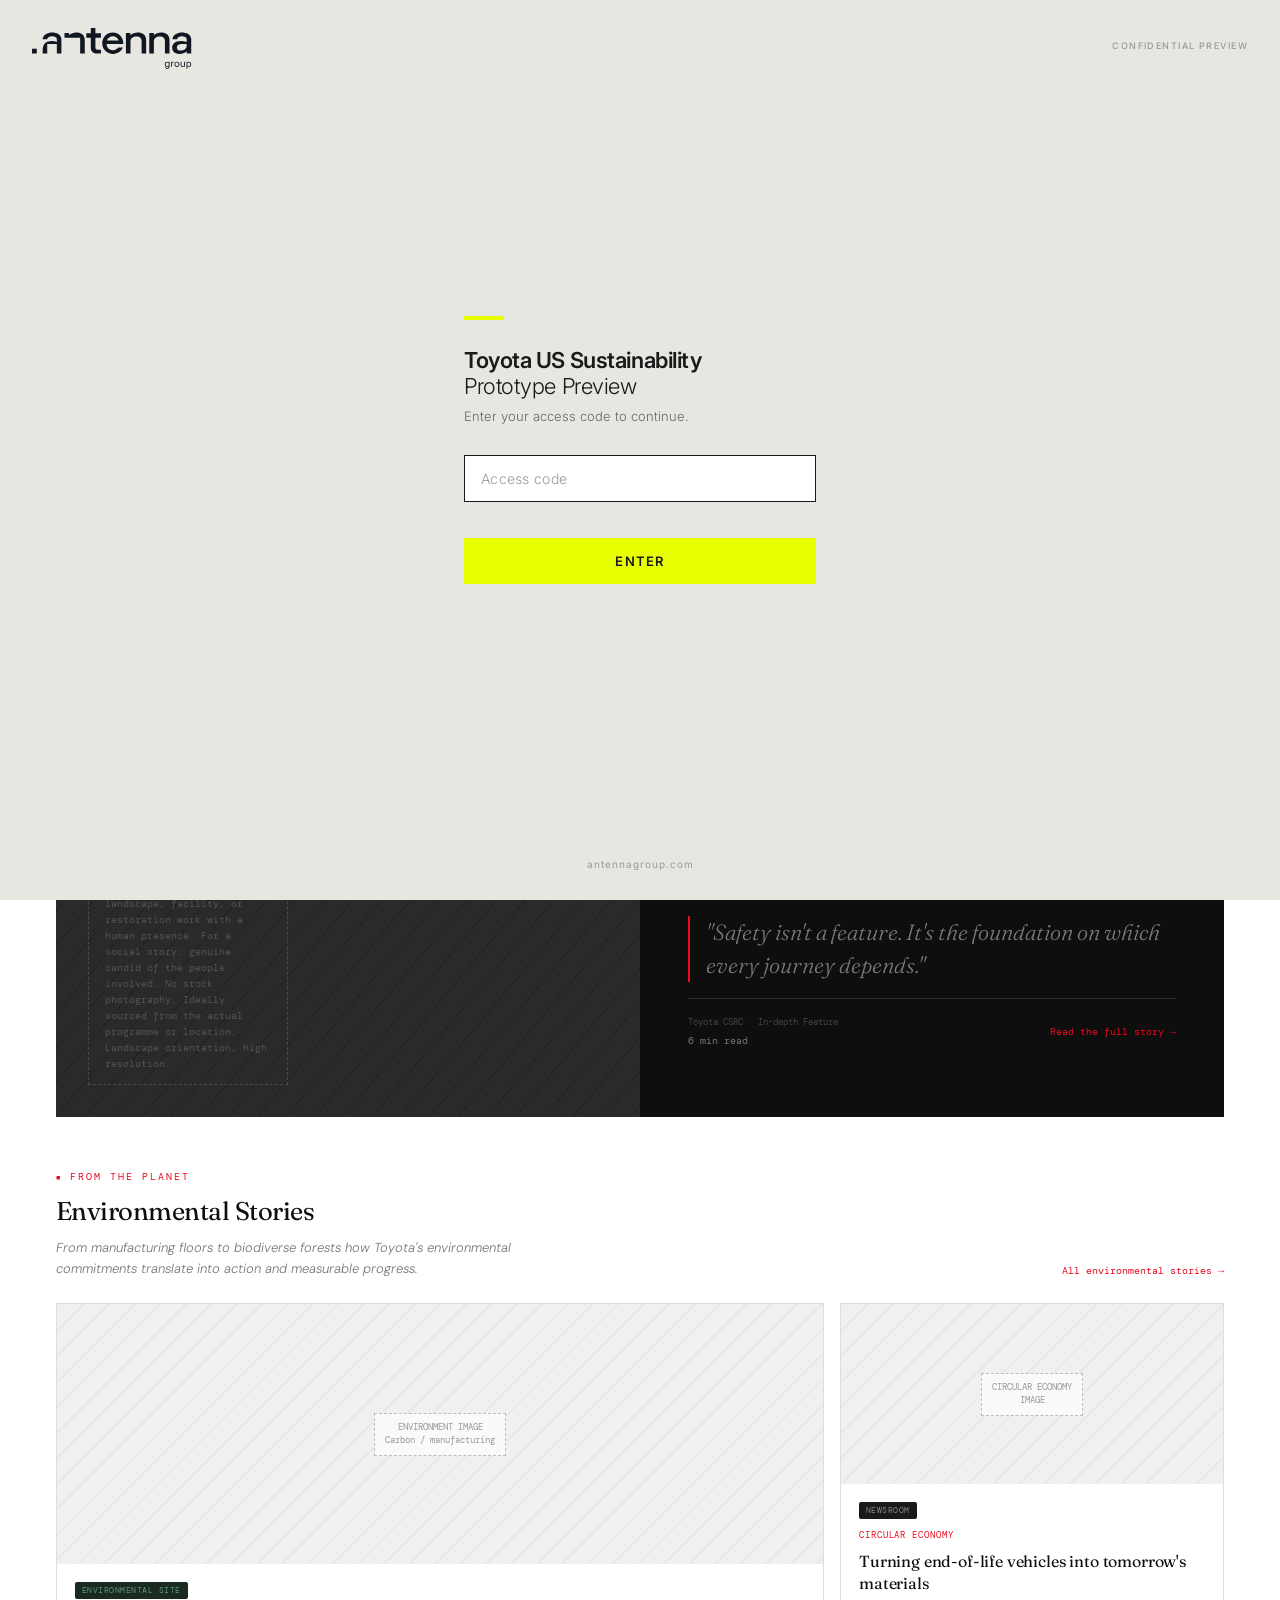
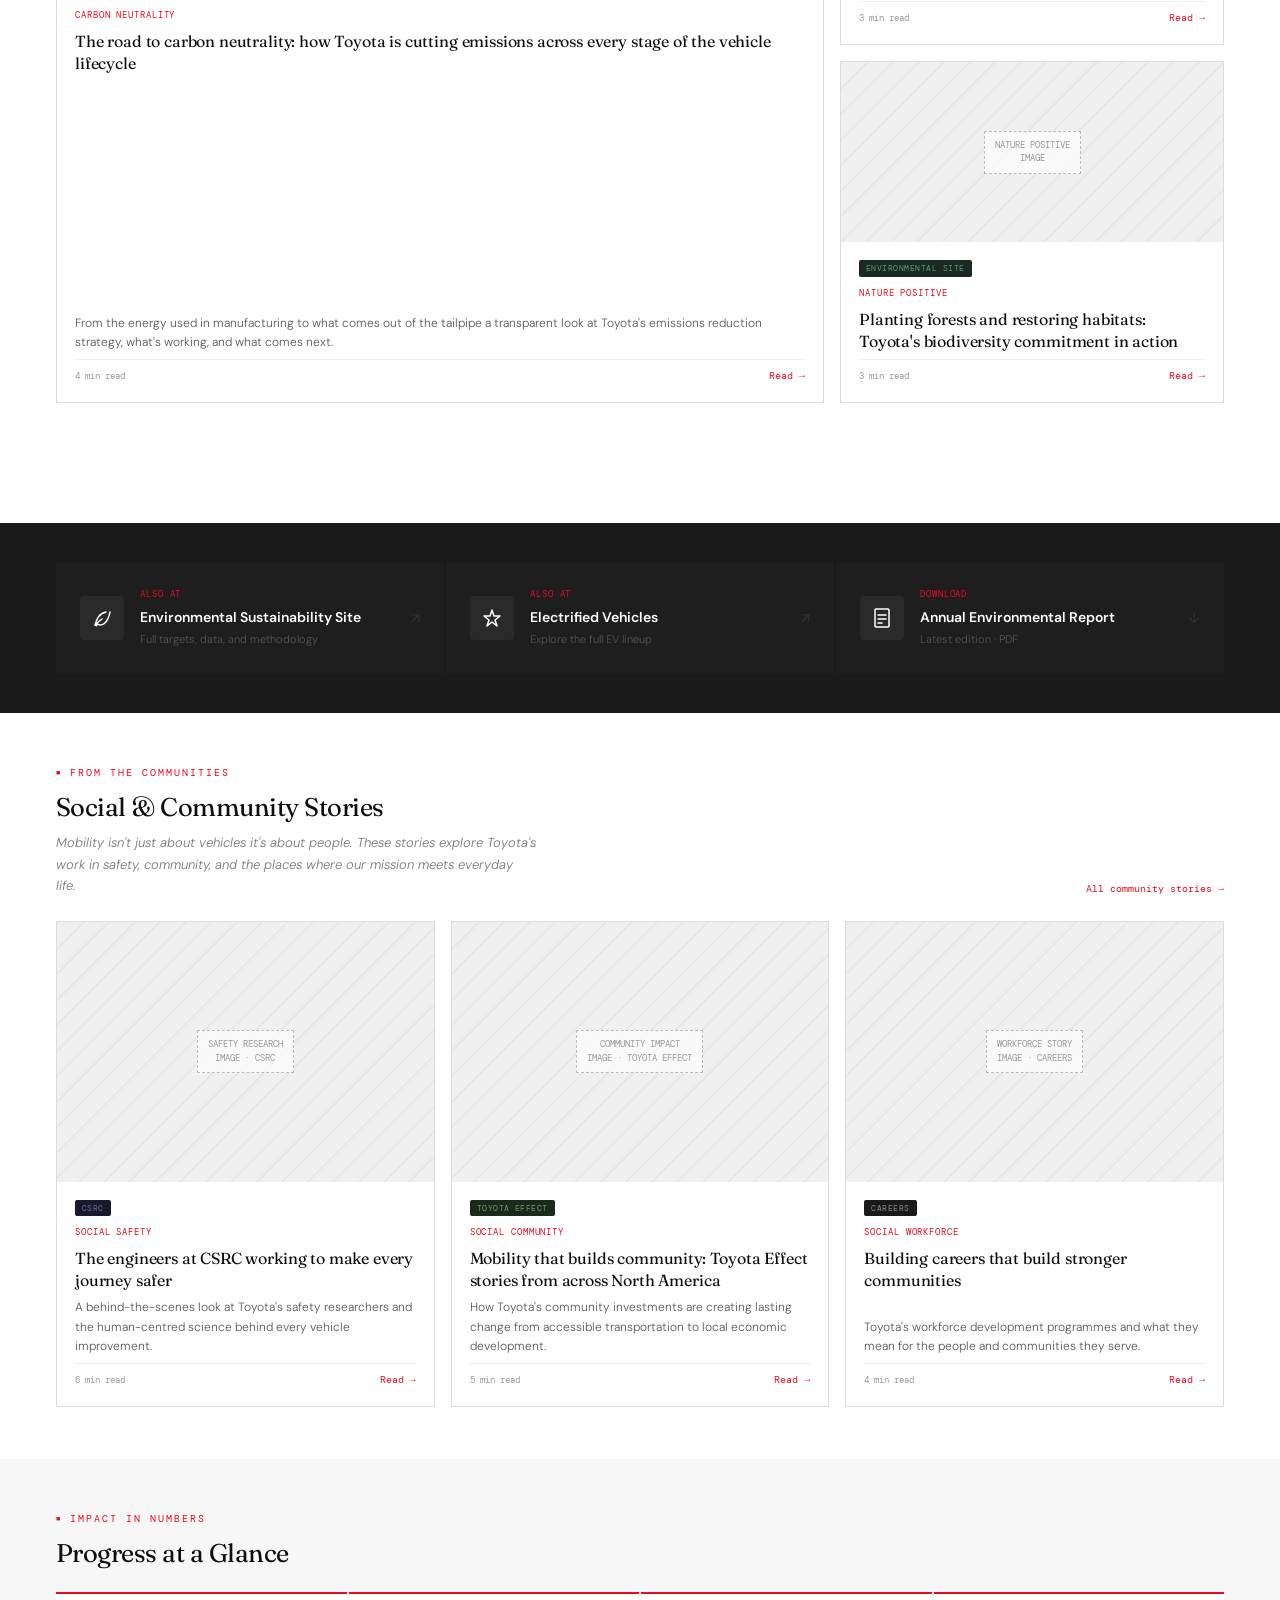
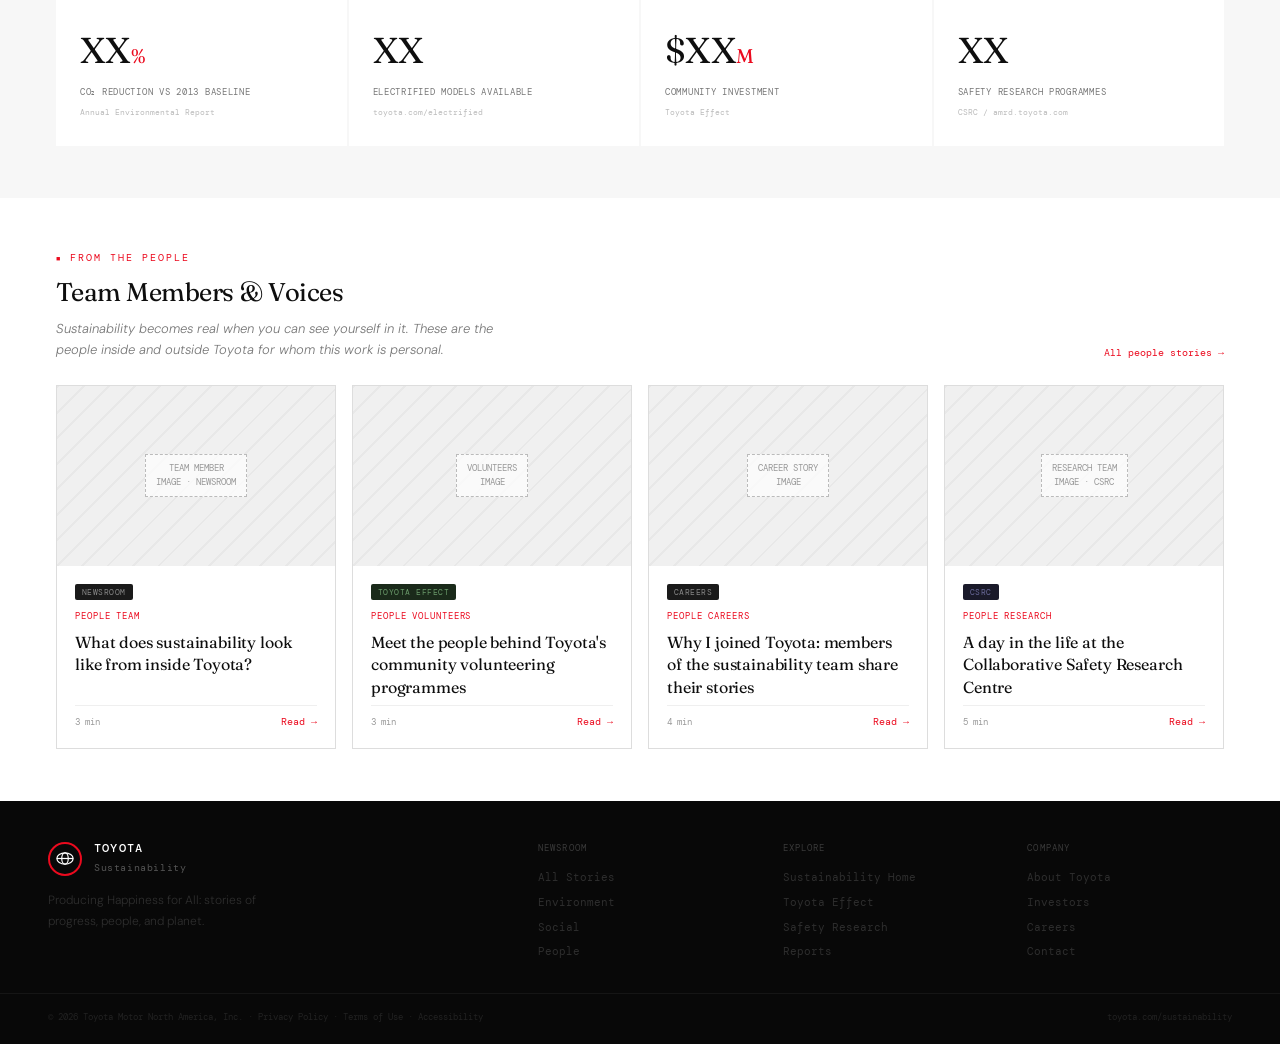
<file: newsroom.html>
<!DOCTYPE html>
<html lang="en">
<head>
<meta charset="UTF-8">
<meta name="viewport" content="width=device-width, initial-scale=1.0">
<title>Newsroom Toyota US Sustainability</title>
<link rel="stylesheet" href="shared.css">
<style>
/* ═══ NEWSROOM MASTHEAD ═══ */
.nm-masthead{background:var(--black);padding:56px 56px 48px;border-bottom:1px solid #222;position:relative;overflow:hidden}
.nm-masthead::before{content:'';position:absolute;inset:0;background:repeating-linear-gradient(125deg,#111 0,#111 1px,#181818 1px,#181818 24px);opacity:.7}
.nm-masthead-inner{position:relative;z-index:1}
.nm-overline{display:flex;align-items:center;gap:16px;margin-bottom:24px}
.nm-overline-tag{font-family:var(--font-mono);font-size:9px;color:var(--red);letter-spacing:.2em;text-transform:uppercase}
.nm-overline-line{flex:1;height:1px;background:#2a2a2a;max-width:80px}
.nm-overline-site{font-family:var(--font-mono);font-size:9px;color:#333;letter-spacing:.12em}
.nm-title{font-family:var(--font-display);font-size:clamp(36px,5vw,64px);font-weight:400;color:var(--white);letter-spacing:-.03em;line-height:1.05;margin-bottom:16px}
.nm-title em{color:var(--red);font-style:normal}
.nm-editorial-note{font-size:14px;color:var(--grey-600);font-weight:300;line-height:1.7;max-width:540px;margin-bottom:32px}
.nm-editorial-note strong{color:var(--grey-400);font-weight:400}
.nm-search-bar{display:flex;gap:10px;max-width:520px}
.nm-search-input{flex:1;background:#1a1a1a;border:1px solid #2e2e2e;padding:12px 16px;font-family:var(--font-mono);font-size:11px;color:var(--white);outline:none;transition:border-color .2s}
.nm-search-input::placeholder{color:#444}
.nm-search-input:focus{border-color:var(--red)}
.nm-search-btn{background:var(--red);color:var(--white);padding:12px 20px;font-family:var(--font-mono);font-size:10px;letter-spacing:.08em;border:none;cursor:pointer;transition:background .2s;white-space:nowrap}
.nm-search-btn:hover{background:var(--red-hover)}
@media(max-width:1099px){.nm-masthead{padding:40px 28px 36px}}
@media(max-width:767px){.nm-masthead{padding:28px 20px 28px}.nm-title{font-size:32px}.nm-search-bar{flex-direction:column}}

/* ═══ FILTER BAR ═══ */
.filter-bar{background:var(--white);border-bottom:1px solid var(--grey-100);padding:0 56px;display:flex;align-items:stretch;gap:0;overflow-x:auto;position:sticky;top:64px;z-index:50}
.filter-tab{padding:16px 20px;font-family:var(--font-mono);font-size:10px;letter-spacing:.08em;text-transform:uppercase;color:var(--grey-500);cursor:pointer;border:none;border-bottom:2px solid transparent;background:none;white-space:nowrap;transition:color .2s,border-color .2s;display:flex;align-items:center;gap:7px}
.filter-tab:hover{color:var(--grey-800)}
.filter-tab.active{color:var(--black);border-bottom-color:var(--red)}
.filter-tab-count{font-size:9px;padding:2px 5px;border-radius:9px;background:var(--grey-100);color:var(--grey-500)}
.filter-tab.active .filter-tab-count{background:var(--red);color:var(--white)}
.filter-bar-right{margin-left:auto;display:flex;align-items:center;padding:0 0 0 20px;gap:8px;flex-shrink:0}
.sort-label{font-family:var(--font-mono);font-size:9px;color:var(--grey-400);letter-spacing:.08em}
@media(max-width:1099px){.filter-bar{padding:0 28px;top:64px}}
@media(max-width:767px){.filter-bar{padding:0 12px;top:58px}.filter-bar-right{display:none}}

/* ═══ HERO STORY ═══ */
.hero-story{padding:56px 56px 0}
.hs-inner{display:grid;grid-template-columns:1fr 1fr;gap:0;background:var(--black);min-height:480px;cursor:pointer;transition:box-shadow .2s}
.hs-inner:hover{box-shadow:0 8px 40px rgba(0,0,0,.2)}
.hs-image{background:repeating-linear-gradient(130deg,#222 0,#222 1px,#2a2a2a 1px,#2a2a2a 22px);position:relative;display:flex;align-items:flex-end;padding:32px}
.hs-img-note{border:1px dashed rgba(255,255,255,.15);padding:12px 16px;font-family:var(--font-mono);font-size:10px;color:rgba(255,255,255,.2);line-height:1.6;max-width:200px}
.hs-body{padding:52px 48px;display:flex;flex-direction:column;justify-content:center;gap:16px}
.hs-category{font-family:var(--font-mono);font-size:9px;color:var(--red);letter-spacing:.18em;text-transform:uppercase;display:flex;align-items:center;gap:8px}
.hs-category::before{content:'';width:20px;height:1px;background:var(--red)}
.hs-headline{font-family:var(--font-display);font-size:clamp(22px,2.5vw,34px);font-weight:400;color:var(--white);letter-spacing:-.02em;line-height:1.2}
.hs-excerpt{font-size:14px;color:var(--grey-500);line-height:1.7;font-weight:300}
.hs-pull{font-family:var(--font-display);font-size:clamp(16px,1.8vw,22px);font-weight:300;font-style:italic;color:rgba(255,255,255,.45);line-height:1.5;border-left:2px solid var(--red);padding-left:16px}
.hs-meta{display:flex;align-items:center;justify-content:space-between;padding-top:16px;border-top:1px solid #2a2a2a}
.hs-source{font-family:var(--font-mono);font-size:9px;color:#444}
.hs-read{font-family:var(--font-mono);font-size:10px;color:var(--red);display:flex;align-items:center;gap:4px;text-decoration:none;transition:gap .2s}
.hs-read:hover{gap:8px}
.hs-read-label{font-family:var(--font-mono);font-size:10px;color:var(--grey-500);margin-top:4px}
@media(max-width:1099px){.hero-story{padding:40px 28px 0}.hs-inner{grid-template-columns:1fr}.hs-image{min-height:220px}.hs-body{padding:32px 32px 36px}}
@media(max-width:767px){.hero-story{padding:24px 20px 0}.hs-body{padding:24px 20px 28px}}

/* ═══ SECTION HEADER ═══ */
.section-divider{padding:52px 56px 24px;display:flex;align-items:flex-end;justify-content:space-between;gap:20px}
.sd-left{}
.sd-editorial{font-size:13px;color:var(--grey-500);line-height:1.65;font-weight:300;max-width:480px;margin-top:8px;font-style:italic}
.sd-right{font-family:var(--font-mono);font-size:10px;color:var(--red);display:flex;align-items:center;gap:4px;white-space:nowrap;text-decoration:none;transition:gap .2s;flex-shrink:0}
.sd-right:hover{gap:8px}
@media(max-width:1099px){.section-divider{padding:36px 28px 20px}}
@media(max-width:767px){.section-divider{padding:28px 20px 16px;flex-direction:column;align-items:flex-start}.sd-editorial{max-width:100%}}

/* ═══ STORY GRIDS ═══ */
.stories-section{padding:0 56px 52px}
.grid-3{display:grid;grid-template-columns:repeat(3,1fr);gap:16px}
.grid-4{display:grid;grid-template-columns:repeat(4,1fr);gap:16px}
.grid-featured{display:grid;grid-template-columns:2fr 1fr;gap:16px;margin-bottom:16px}
.sc{border:1px solid var(--grey-200);display:flex;flex-direction:column;overflow:hidden;cursor:pointer;transition:box-shadow .2s;text-decoration:none}
.sc:hover{box-shadow:0 6px 24px rgba(0,0,0,.09)}
.sc-img{background:repeating-linear-gradient(135deg,#e8e8e8,#e8e8e8 2px,#f0f0f0 2px,#f0f0f0 18px);display:flex;align-items:center;justify-content:center;position:relative}
.sc-img-inner{border:1px dashed var(--grey-300);padding:7px 10px;background:rgba(255,255,255,.7);font-family:var(--font-mono);font-size:9px;color:var(--grey-400);text-align:center;line-height:1.5}
.sc.tall .sc-img{height:260px}
.sc.medium .sc-img{height:180px}
.sc.short .sc-img{height:130px}
.sc.horizontal{flex-direction:row}
.sc.horizontal .sc-img{width:140px;flex-shrink:0;height:auto}
.sc-body{padding:18px;flex:1;display:flex;flex-direction:column;gap:7px}
.sc.horizontal .sc-body{padding:16px}
.sc-source-tag{display:flex;align-items:center;gap:6px;margin-bottom:2px}
.sc-source-pill{font-family:var(--font-mono);font-size:8px;padding:2px 7px;border-radius:2px;letter-spacing:.06em;text-transform:uppercase}
.sc-source-pill.newsroom{background:#1a1a1a;color:#888}
.sc-source-pill.effect{background:#1a2a1a;color:#6a9a6a}
.sc-source-pill.csrc{background:#1a1a2a;color:#6a6a9a}
.sc-source-pill.env{background:#1a2a20;color:#5a9a7a}
.sc-tag{font-family:var(--font-mono);font-size:9px;color:var(--red);text-transform:uppercase;letter-spacing:.1em}
.sc-title{font-family:var(--font-display);font-size:16px;font-weight:400;color:var(--black);line-height:1.4;flex:1;letter-spacing:-.01em}
.sc.short .sc-title,.sc.horizontal .sc-title{font-size:13px}
.sc-excerpt{font-size:12px;color:var(--grey-600);line-height:1.6;font-weight:300}
.sc-meta{display:flex;align-items:center;justify-content:space-between;margin-top:auto;padding-top:8px;border-top:1px solid var(--grey-100)}
.sc-date{font-family:var(--font-mono);font-size:9px;color:var(--grey-400)}
.sc-read{font-family:var(--font-mono);font-size:10px;color:var(--red);display:flex;align-items:center;gap:3px}

/* ═══ CROSS-PROPERTY BAND ═══ */
.cross-band{background:var(--grey-900);padding:40px 56px;display:grid;grid-template-columns:repeat(3,1fr);gap:2px;margin:52px 0 0}
.cb-item{background:#1e1e1e;padding:24px;display:flex;align-items:center;gap:16px;cursor:pointer;transition:background .2s;text-decoration:none}
.cb-item:hover{background:#242424}
.cb-item-icon{width:44px;height:44px;background:#2a2a2a;border-radius:4px;display:flex;align-items:center;justify-content:center;flex-shrink:0}
.cb-item-icon svg{width:20px;height:20px}
.cb-label{font-family:var(--font-mono);font-size:9px;color:var(--red);text-transform:uppercase;letter-spacing:.1em;display:block;margin-bottom:4px}
.cb-name{font-size:14px;font-weight:600;color:var(--white)}
.cb-desc{font-size:11px;color:var(--grey-600);margin-top:3px;font-weight:300}
.cb-arrow{font-size:14px;color:#333;margin-left:auto;flex-shrink:0}
.cb-item:hover .cb-arrow{color:var(--red)}

/* ═══ IN NUMBERS ═══ */
.in-numbers{padding:52px 56px;background:var(--grey-50)}
.numbers-grid{display:grid;grid-template-columns:repeat(4,1fr);gap:2px;margin-top:24px}
.num-item{background:var(--white);padding:28px 24px;border-top:2px solid var(--red)}
.num-val{font-family:var(--font-display);font-size:36px;font-weight:400;color:var(--black);letter-spacing:-.02em;margin-bottom:6px}
.num-val small{font-size:.55em;color:var(--red)}
.num-label{font-family:var(--font-mono);font-size:9px;color:var(--grey-500);text-transform:uppercase;letter-spacing:.08em;line-height:1.5}
.num-src{font-family:var(--font-mono);font-size:8px;color:var(--grey-300);margin-top:6px}

@media(max-width:1099px){
  .stories-section{padding:0 28px 40px}
  .grid-3{grid-template-columns:1fr 1fr}
  .grid-4{grid-template-columns:1fr 1fr}
  .grid-featured{grid-template-columns:1fr}
  .cross-band{padding:28px;grid-template-columns:1fr}
  .in-numbers{padding:36px 28px}
  .numbers-grid{grid-template-columns:repeat(2,1fr)}
}
@media(max-width:767px){
  .stories-section{padding:0 20px 32px}
  .grid-3,.grid-4{grid-template-columns:1fr}
  .sc.horizontal{flex-direction:column}
  .sc.horizontal .sc-img{width:100%;height:140px}
  .cross-band{padding:20px;gap:1px}
  .section-divider{padding:24px 20px 12px}
  .in-numbers{padding:28px 20px}
  .numbers-grid{grid-template-columns:1fr 1fr}
}
</style>
</head>
<body>
<!-- ANTENNA GROUP PASSWORD GATE -->
<link href="https://fonts.googleapis.com/css2?family=Inter:wght@300;400;500;600;700&display=swap" rel="stylesheet">
<div id="pw-gate" style="position:fixed;inset:0;z-index:9999;background:#E8E6E1;display:flex;flex-direction:column;align-items:center;justify-content:center;font-family:'Inter',-apple-system,BlinkMacSystemFont,sans-serif">
  <style>
    #pw-gate *{box-sizing:border-box}
    #pw-input{width:100%;padding:14px 16px;border:1px solid #D9D6D0;background:#fff;font-family:'Inter',-apple-system,sans-serif;font-size:14px;color:#1A1A1A;border-radius:0;outline:none;transition:border-color .2s;letter-spacing:.02em}
    #pw-input::placeholder{color:#999;font-weight:300}
    #pw-input:focus{border-color:#1A1A1A}
    #pw-btn{width:100%;background:#E8FF00;color:#1A1A1A;border:none;padding:15px 28px;font-family:'Inter',-apple-system,sans-serif;font-size:13px;font-weight:600;letter-spacing:.1em;text-transform:uppercase;cursor:pointer;border-radius:0;transition:background .15s}
    #pw-btn:hover{background:#D4E800}
    @keyframes ag-up{from{opacity:0;transform:translateY(10px)}to{opacity:1;transform:translateY(0)}}
    .ag-in{animation:ag-up .4s ease both}
    .ag-in-2{animation:ag-up .4s .1s ease both}
    .ag-in-3{animation:ag-up .4s .2s ease both}
  </style>

  <!-- Top left wordmark -->
  <div class="ag-in" style="position:absolute;top:28px;left:32px">
<svg width="160" height="41" viewBox="0 0 196 50" fill="none" xmlns="http://www.w3.org/2000/svg">
<g id="logo">
<g id="Group">
<path id="Vector" d="M72.0572 23.7025V11.9509H66.4941V6.25498H72.0572V0H77.6671V6.25498H84.4537V11.9509H77.6671V23.7025C77.6671 25.5907 78.7304 26.4585 80.6656 26.4585H84.4537V31.1498H80.0362C75.1534 31.1498 72.0572 28.7299 72.0572 23.7025Z" fill="#111720"/>
<path id="Vector_2" d="M59.0079 11.9504H39.8091V5.99648H45.419V8.77603C47.5496 6.64543 51.0172 5.51172 54.5005 5.51172C59.8211 5.51172 64.6179 8.41246 64.6179 14.7026V31.1454H59.0079V11.9465V11.9504Z" fill="#111720"/>
<g id="Group_2">
<path id="Vector_3" d="M30.446 13.6403C30.446 11.1187 27.5608 10.1101 24.5155 10.1101C21.6616 10.1101 18.8782 11.4627 18.6358 13.6403H13.0728C13.5106 8.22188 19.144 5.5166 24.5624 5.5166C29.9807 5.5166 36.0051 7.88567 36.0051 13.8826V31.1503H30.446V13.6403Z" fill="#111720"/>
<path id="Vector_4" d="M33.5966 19.6251L30.4496 19.3592H18.6512V31.1499H13.0764V27.2171C13.0764 19.7697 16.845 15.8486 24.5426 15.8486C28.7569 15.8486 30.9656 16.9863 33.5966 19.6173V19.6212V19.6251Z" fill="#111720"/>
</g>
<path id="Vector_5" d="M5.89922 25.251H0V31.1502H5.89922V25.251Z" fill="#111720"/>
<path id="Vector_6" d="M111.839 19.3509C111.855 19.0928 111.862 18.8348 111.862 18.5729C111.862 11.3601 106.084 5.51562 98.9536 5.51562C91.823 5.51562 86.0449 11.364 86.0449 18.5729C86.0449 25.7817 91.823 31.6302 98.9536 31.6302H99.626C104.884 31.6302 109.403 28.4518 111.417 23.8896H105.834C104.454 25.7974 102.21 27.0406 99.6769 27.0406H99.0044C94.8097 27.0406 91.4086 23.6394 91.4086 19.4447C91.4086 19.4134 91.4086 19.3821 91.4086 19.3509H111.839ZM99.0044 10.1091C102.37 10.1091 105.224 12.2984 106.221 15.332H91.7878C92.7847 12.2984 95.6385 10.1091 99.0044 10.1091Z" fill="#111720"/>
<path id="Vector_7" d="M129.74 5.51562C125.897 5.51562 122.785 6.64934 120.659 8.77994V6.00039H115.049V31.1493H120.659V16.3602C120.659 12.0482 124.49 10.3515 127.782 10.3515C131.613 10.3515 134.244 12.0482 134.244 15.8754V31.1493H139.854V14.7065C139.854 8.42028 135.061 5.51562 129.736 5.51562H129.74Z" fill="#111720"/>
<path id="Vector_8" d="M183.599 5.51562C178.181 5.51562 172.544 8.22481 172.11 13.6393H177.673C177.915 11.4618 180.699 10.1091 183.552 10.1091C186.598 10.1091 189.483 11.1177 189.483 13.6393V17.1342C186.973 16.2546 184.741 15.8285 182.231 15.8285C174.541 15.8285 171.703 20.0702 171.703 24.2649C171.703 27.9084 173.955 30.0156 177.106 31.0555C178.259 31.4386 179.534 31.6341 180.863 31.6341C184.002 31.6341 187.247 30.5707 189.483 28.401V31.1532H195.042V13.8856C195.042 7.88861 189.26 5.51953 183.599 5.51953V5.51562ZM182.196 27.5488C179.545 27.5488 177.571 26.3877 177.501 24.0655C177.466 22.8966 177.978 21.5557 179.021 20.723C180.343 19.6675 181.52 19.3587 185.398 19.3587H189.479V21.8763C189.338 25.5159 185.554 27.5449 182.196 27.5449V27.5488Z" fill="#111720"/>
<path id="Vector_9" d="M158.353 5.51562C154.51 5.51562 151.398 6.64934 149.271 8.77994V6.00039H143.661V31.1493H149.271V16.3602C149.271 12.0482 153.102 10.3515 156.394 10.3515C160.225 10.3515 162.856 12.0482 162.856 15.8754V31.1493H168.466V14.7065C168.466 8.42028 163.673 5.51562 158.349 5.51562H158.353Z" fill="#111720"/>
</g>
<g id="Group_3">
<g id="Group_4">
<path id="Vector_10" d="M163.001 48.0651H164.087C164.158 48.5225 164.713 49.0542 165.706 49.0542C166.699 49.0542 167.418 48.4756 167.418 47.4631V46.6656C166.972 47.2559 166.308 47.5843 165.416 47.5843C163.821 47.5843 162.688 46.3645 162.688 44.3395C162.688 42.3144 163.821 41.0947 165.416 41.0947C166.308 41.0947 166.972 41.4192 167.418 42.0134V41.2159H168.481V47.467C168.481 49.1089 167.227 50.0002 165.706 50.0002C164.185 50.0002 163.122 49.1558 163.004 48.069L163.001 48.0651ZM165.702 46.6421C166.425 46.6421 167.137 46.1964 167.414 45.5436V43.1315C167.137 42.4786 166.425 42.033 165.702 42.033C164.545 42.033 163.771 42.9126 163.771 44.3395C163.771 45.7664 164.545 46.646 165.702 46.646V46.6421Z" fill="#111720"/>
</g>
<g id="Group_5">
<path id="Vector_11" d="M170.459 41.212H171.523V42.2519C171.992 41.5287 172.731 41.0947 173.501 41.0947H173.743V42.1815H173.501C172.535 42.1815 171.812 42.7132 171.523 43.3152V47.467H170.459V41.2159V41.212Z" fill="#111720"/>
</g>
<g id="Group_6">
<path id="Vector_12" d="M174.525 44.3366C174.525 42.2372 175.827 41.0918 177.52 41.0918C179.213 41.0918 180.515 42.2372 180.515 44.3366C180.515 46.4359 179.213 47.5813 177.52 47.5813C175.827 47.5813 174.525 46.4359 174.525 44.3366ZM179.424 44.3366C179.424 42.8393 178.603 42.03 177.516 42.03C176.429 42.03 175.608 42.8393 175.608 44.3366C175.608 45.8339 176.429 46.6431 177.516 46.6431C178.603 46.6431 179.424 45.8339 179.424 44.3366Z" fill="#111720"/>
</g>
<g id="Group_7">
<path id="Vector_13" d="M184.638 46.643C185.362 46.643 186.038 46.1582 186.304 45.7243V41.2129H187.367V47.464H186.304V46.6899C185.823 47.245 185.084 47.5812 184.302 47.5812C182.973 47.5812 182.082 46.858 182.082 45.2864V41.209H183.145V45.0714C183.145 46.1582 183.747 46.6391 184.642 46.6391L184.638 46.643Z" fill="#111720"/>
</g>
<g id="Group_8">
<path id="Vector_14" d="M190.323 46.6665V49.8761H189.26V41.213H190.323V42.0105C190.769 41.4202 191.433 41.0918 192.325 41.0918C193.916 41.0918 195.053 42.3115 195.053 44.3366C195.053 46.3616 193.92 47.5813 192.325 47.5813C191.433 47.5813 190.769 47.2569 190.323 46.6626V46.6665ZM192.035 46.6431C193.193 46.6431 193.967 45.7635 193.967 44.3366C193.967 42.9097 193.193 42.03 192.035 42.03C191.312 42.03 190.601 42.4757 190.323 43.1286V45.5406C190.601 46.1935 191.312 46.6392 192.035 46.6392V46.6431Z" fill="#111720"/>
</g>
</g>
</g>
</svg>
  </div>

  <!-- Top right label -->
  <div class="ag-in" style="position:absolute;top:32px;right:32px">
    <span style="font-size:9px;font-weight:500;letter-spacing:.16em;text-transform:uppercase;color:#999">Confidential Preview</span>
  </div>

  <!-- Centre -->
  <div class="ag-in-2" style="width:100%;max-width:400px;padding:0 24px">

    <!-- Yellow accent bar -->
    <div style="width:40px;height:4px;background:#E8FF00;margin-bottom:28px"></div>

    <div style="margin-bottom:8px">
      <div style="font-size:22px;font-weight:600;color:#1A1A1A;letter-spacing:-.02em;line-height:1.15">Toyota US Sustainability</div>
      <div style="font-size:22px;font-weight:300;color:#1A1A1A;letter-spacing:-.02em;line-height:1.15">Prototype Preview</div>
    </div>

    <div style="font-size:13px;font-weight:300;color:#666666;margin-bottom:28px;line-height:1.5">Enter your access code to continue.</div>

    <!-- Input -->
    <div style="margin-bottom:6px">
      <input id="pw-input" type="password" placeholder="Access code" autocomplete="off" onkeydown="if(event.key==='Enter')checkPw()">
    </div>

    <!-- Error -->
    <div id="pw-err" style="font-size:11px;color:#E53935;min-height:20px;margin-bottom:10px;font-weight:400;letter-spacing:.02em"></div>

    <!-- Button -->
    <button id="pw-btn" onclick="checkPw()">Enter</button>

  </div>

  <!-- Bottom -->
  <div class="ag-in-3" style="position:absolute;bottom:28px;left:0;right:0;text-align:center">
    <div style="font-size:10px;color:#999;letter-spacing:.1em;font-weight:400">antennagroup.com</div>
  </div>
</div>
<script>
(function(){
  if(sessionStorage.getItem('ag_auth')==='1'){document.getElementById('pw-gate').style.display='none';}
  else{setTimeout(function(){var i=document.getElementById('pw-input');if(i)i.focus();},200);}
})();
function checkPw(){
  var v=document.getElementById('pw-input').value.trim().toLowerCase();
  if(v==='antennagroup'){
    sessionStorage.setItem('ag_auth','1');
    var g=document.getElementById('pw-gate');
    g.style.transition='opacity .3s ease';g.style.opacity='0';
    setTimeout(function(){g.style.display='none'},320);
  } else {
    var e=document.getElementById('pw-err');
    e.textContent='Incorrect access code. Please try again.';
    document.getElementById('pw-input').value='';
    document.getElementById('pw-input').focus();
    setTimeout(function(){e.textContent=''},3000);
  }
}
</script>

<!-- SEARCH OVERLAY -->
<div class="search-overlay" id="search-overlay" role="dialog" aria-label="Search">
  <button class="so-close" onclick="closeSearch()" aria-label="Close search">✕</button>
  <div class="search-overlay-inner">
    <div class="so-label">Search</div>
    <div class="so-field">
      <input class="so-input" type="text" placeholder="Carbon neutrality, reports, community…" id="so-input" autocomplete="off">
      <button class="so-submit" onclick="doSearch()">Search</button>
    </div>
    <div class="so-hints">
      <button class="so-hint" onclick="fillSearch('carbon neutrality')">Carbon neutrality</button>
      <button class="so-hint" onclick="fillSearch('reports')">Reports</button>
      <button class="so-hint" onclick="fillSearch('community')">Community</button>
      <button class="so-hint" onclick="fillSearch('nature positive')">Nature positive</button>
      <button class="so-hint" onclick="fillSearch('electrified')">Electrified vehicles</button>
    </div>
  </div>
</div>

<!-- NAV -->
<nav class="site-nav">
  <div class="nav-utility">
    
    <div class="nav-utility-links">
      <a href="#">toyota.com</a>
      <a href="#">Investors</a>
      <a href="#">Careers</a>
    </div>
  </div>
  <div class="nav-main">
    <a href="index.html" class="nav-logo">
      <div class="nav-logo-ring"><svg width="22" height="16" viewBox="0 0 22 16" fill="none"><ellipse cx="11" cy="8" rx="10" ry="7" stroke="white" stroke-width="1.5"/><ellipse cx="11" cy="8" rx="4" ry="7" stroke="white" stroke-width="1.5"/><line x1="1" y1="8" x2="21" y2="8" stroke="white" stroke-width="1.5"/></svg></div>
      <div class="nav-logo-text"><strong>TOYOTA</strong><span>Sustainability</span></div>
    </a>
        <div class="nav-links">
      <div class="nav-item dd">
        <a href="index.html" class="nav-link">Overview</a>
        <div class="nav-dropdown">
          <a href="index.html#esg" onclick="if(window.switchTab)switchTab('env')">
            <svg viewBox="0 0 16 16" fill="none"><path d="M12 4C5 6 4.5 10 3 14l1 .3.5-1.3C5 13.5 6 14 7 14c7 0 8-10 8-10" stroke="currentColor" stroke-width="1.3" stroke-linecap="round"/><path d="M4 14C5 12 7 10 9 9" stroke="currentColor" stroke-width="1.3" stroke-linecap="round"/></svg>
            Environmental
          </a>
          <a href="index.html#esg" onclick="if(window.switchTab)switchTab('social')">
            <svg viewBox="0 0 16 16" fill="none"><circle cx="5.5" cy="5.5" r="2.5" stroke="currentColor" stroke-width="1.3"/><path d="M1 14c0-2.5 2-4.5 4.5-4.5S10 11.5 10 14" stroke="currentColor" stroke-width="1.3" stroke-linecap="round"/><circle cx="12" cy="5" r="2" stroke="currentColor" stroke-width="1.3"/><path d="M12 9.5c1.8.3 3 1.8 3 3.5" stroke="currentColor" stroke-width="1.3" stroke-linecap="round"/></svg>
            Social
          </a>
          <a href="index.html#esg" onclick="if(window.switchTab)switchTab('gov')">
            <svg viewBox="0 0 16 16" fill="none"><rect x="2" y="7" width="12" height="8" rx="1" stroke="currentColor" stroke-width="1.3"/><path d="M5 7V5a3 3 0 0 1 6 0v2" stroke="currentColor" stroke-width="1.3" stroke-linecap="round"/><circle cx="8" cy="11" r="1.2" fill="currentColor"/></svg>
            Governance
          </a>
          <a href="index.html#lineup">
            <svg viewBox="0 0 16 16" fill="none"><path d="M1 11h2l1-3h8l1 3h2" stroke="currentColor" stroke-width="1.3" stroke-linecap="round" stroke-linejoin="round"/><rect x="3" y="11" width="10" height="3" rx="1" stroke="currentColor" stroke-width="1.3"/><circle cx="5" cy="14" r="1" fill="currentColor"/><circle cx="11" cy="14" r="1" fill="currentColor"/></svg>
            Product
          </a>
        </div>
      </div>
      <a href="reports.html" class="nav-link">Reports</a>
      <a href="newsroom.html" class="nav-link active">Newsroom</a>
    </div>
    <div class="nav-search-field" role="search">
      <input class="nav-search-input" type="text" placeholder="Search…" aria-label="Search" onfocus="openSearch()" readonly>
      <button class="nav-search-icon" onclick="openSearch()" aria-label="Open search">
        <svg viewBox="0 0 20 20" fill="none"><circle cx="8.5" cy="8.5" r="5.5" stroke="currentColor" stroke-width="1.5"/><line x1="12.5" y1="12.5" x2="17" y2="17" stroke="currentColor" stroke-width="1.5" stroke-linecap="round"/></svg>
      </button>
    </div>
    <button class="nav-hamburger" id="ham" aria-label="Menu" aria-expanded="false"><span></span><span></span><span></span></button>
  </div>
  <div class="nav-mobile" id="mob">
    <div class="nav-mobile-search">
      <input type="text" placeholder="Search sustainability…" onfocus="openSearch()" readonly>
      <button onclick="openSearch()">Search</button>
    </div>
    <div class="nav-mobile-section">Sustainability</div>
    <a href="index.html" class="nav-mobile-link ">Overview</a>
    <a href="index.html#esg" class="nav-mobile-link">Environment</a>
    <a href="index.html#esg" class="nav-mobile-link">Social</a>
    <a href="index.html#esg" class="nav-mobile-link">Governance</a>
    <div class="nav-mobile-section">More</div>
    <a href="reports.html" class="nav-mobile-link ">Reports</a>
    <a href="newsroom.html" class="nav-mobile-link active ">Newsroom</a>
  </div>
</nav>



<!-- MASTHEAD -->
<header class="nm-masthead fade-up">
  <div class="nm-masthead-inner">
    <div class="nm-overline">
      <span class="nm-overline-tag">Toyota Sustainability</span>
      <div class="nm-overline-line"></div>
      <span class="nm-overline-site">Stories · Insights · Impact</span>
    </div>
    <h1 class="nm-title">In Pursuit of<br><em>Happiness for All</em></h1>
    <p class="nm-editorial-note">Stories from Toyota's sustainability journey <strong>real work, real people, real impact.</strong> Drawn from across our environmental programmes, social initiatives, and the communities we serve.</p>
    <div class="nm-search-bar">
      <input class="nm-search-input" type="text" placeholder="Search stories, topics, programmes…" id="search-input">
      <button class="nm-search-btn" onclick="doSearch()">Search</button>
    </div>
  </div>
</header>

<!-- FILTER BAR -->
<div class="filter-bar" id="filter-bar">
  <button class="filter-tab active" data-cat="all">All Stories <span class="filter-tab-count">9</span></button>
  <button class="filter-tab" data-cat="environment">Environment <span class="filter-tab-count">3</span></button>
  <button class="filter-tab" data-cat="social">Social <span class="filter-tab-count">3</span></button>
  <button class="filter-tab" data-cat="people">People <span class="filter-tab-count">3</span></button>
  <button class="filter-tab" data-cat="community">Community <span class="filter-tab-count">2</span></button>
  <div class="filter-bar-right">
    <span class="sort-label">Latest first</span>
  </div>
</div>

<!-- HERO STORY -->
<div class="hero-story fade-up">
  <a href="story.html" class="hs-inner" style="display:grid;text-decoration:none">
    <div class="hs-image">
      <div class="hs-img-note">HERO STORY IMAGE<br><br>The defining image for the lead story. Editorial in sensibility not a press photo. For an environmental story: a wide shot of landscape, facility, or restoration work with a human presence. For a social story: genuine candid of the people involved. No stock photography. Ideally sourced from the actual programme or location. Landscape orientation, high resolution.</div>
    </div>
    <div class="hs-body">
      <div class="hs-category">Social Safety</div>
      <h2 class="hs-headline">The Engineers Working to Make Every Journey Safer</h2>
      <p class="hs-excerpt">Inside Toyota's Collaborative Safety Research Centre, where human factors scientists and engineers are studying how vehicles and people interact and using those insights to protect every passenger on every road.</p>
      <blockquote class="hs-pull">"Safety isn't a feature. It's the foundation on which every journey depends."</blockquote>
      <div class="hs-meta">
        <div>
          <div class="hs-source">Toyota CSRC · In-depth Feature</div>
          <div class="hs-read-label">6 min read</div>
        </div>
        <span class="hs-read">Read the full story →</span>
      </div>
    </div>
  </a>
</div>

<!-- SECTION: FROM THE PLANET -->
<div class="section-divider fade-up" data-section="environment">
  <div class="sd-left">
    <div class="section-eyebrow">From the Planet</div>
    <h2 class="section-h2" style="font-size:clamp(20px,2vw,26px)">Environmental Stories</h2>
    <p class="sd-editorial">From manufacturing floors to biodiverse forests how Toyota's environmental commitments translate into action and measurable progress.</p>
  </div>
  <a href="#" class="sd-right">All environmental stories →</a>
</div>
<div class="stories-section" data-section="environment">
  <div class="grid-featured">
    <a href="story.html" class="sc tall">
      <div class="sc-img"><div class="sc-img-inner">ENVIRONMENT IMAGE<br>Carbon / manufacturing</div></div>
      <div class="sc-body">
        <div class="sc-source-tag"><span class="sc-source-pill env">Environmental Site</span></div>
        <div class="sc-tag">Carbon Neutrality</div>
        <h3 class="sc-title">The road to carbon neutrality: how Toyota is cutting emissions across every stage of the vehicle lifecycle</h3>
        <p class="sc-excerpt">From the energy used in manufacturing to what comes out of the tailpipe a transparent look at Toyota's emissions reduction strategy, what's working, and what comes next.</p>
        <div class="sc-meta"><span class="sc-date">4 min read</span><span class="sc-read">Read →</span></div>
      </div>
    </a>
    <div style="display:flex;flex-direction:column;gap:16px">
      <a href="story.html" class="sc medium">
        <div class="sc-img"><div class="sc-img-inner">CIRCULAR ECONOMY<br>IMAGE</div></div>
        <div class="sc-body">
          <div class="sc-source-tag"><span class="sc-source-pill newsroom">Newsroom</span></div>
          <div class="sc-tag">Circular Economy</div>
          <h3 class="sc-title">Turning end-of-life vehicles into tomorrow's materials</h3>
          <div class="sc-meta"><span class="sc-date">3 min read</span><span class="sc-read">Read →</span></div>
        </div>
      </a>
      <a href="story.html" class="sc medium">
        <div class="sc-img"><div class="sc-img-inner">NATURE POSITIVE<br>IMAGE</div></div>
        <div class="sc-body">
          <div class="sc-source-tag"><span class="sc-source-pill env">Environmental Site</span></div>
          <div class="sc-tag">Nature Positive</div>
          <h3 class="sc-title">Planting forests and restoring habitats: Toyota's biodiversity commitment in action</h3>
          <div class="sc-meta"><span class="sc-date">3 min read</span><span class="sc-read">Read →</span></div>
        </div>
      </a>
    </div>
  </div>
</div>

<!-- CROSS-PROPERTY BAND -->
<div class="cross-band fade-up">
  <a href="#" class="cb-item">
    <div class="cb-item-icon"><svg viewBox="0 0 20 20" fill="none" width="20" height="20"><path d="M14 4C6 6 4.5 12 3 17l1.5.5.6-1.8C6 16.5 7 17 8 17c8 0 10-13 10-13" stroke="white" stroke-width="1.5" stroke-linecap="round"/><path d="M3.5 17C5 15 7 13 10 11" stroke="white" stroke-width="1.5" stroke-linecap="round"/></svg></div>
    <div>
      <span class="cb-label">Also at</span>
      <div class="cb-name">Environmental Sustainability Site</div>
      <div class="cb-desc">Full targets, data, and methodology</div>
    </div>
    <div class="cb-arrow">↗</div>
  </a>
  <a href="#" class="cb-item">
    <div class="cb-item-icon"><svg viewBox="0 0 20 20" fill="none" width="20" height="20"><polygon points="10,2 12,8 18,8 13,12 15,18 10,14 5,18 7,12 2,8 8,8" stroke="white" stroke-width="1.5" stroke-linejoin="round"/></svg></div>
    <div>
      <span class="cb-label">Also at</span>
      <div class="cb-name">Electrified Vehicles</div>
      <div class="cb-desc">Explore the full EV lineup</div>
    </div>
    <div class="cb-arrow">↗</div>
  </a>
  <a href="index.html#reports" class="cb-item">
    <div class="cb-item-icon"><svg viewBox="0 0 20 20" fill="none" width="20" height="20"><rect x="3" y="1" width="14" height="18" rx="1" stroke="white" stroke-width="1.5"/><line x1="6" y1="7" x2="14" y2="7" stroke="white" stroke-width="1.5" stroke-linecap="round"/><line x1="6" y1="11" x2="14" y2="11" stroke="white" stroke-width="1.5" stroke-linecap="round"/><line x1="6" y1="15" x2="10" y2="15" stroke="white" stroke-width="1.5" stroke-linecap="round"/></svg></div>
    <div>
      <span class="cb-label">Download</span>
      <div class="cb-name">Annual Environmental Report</div>
      <div class="cb-desc">Latest edition · PDF</div>
    </div>
    <div class="cb-arrow">↓</div>
  </a>
</div>

<!-- SECTION: FROM THE COMMUNITIES -->
<div class="section-divider fade-up" data-section="social">
  <div class="sd-left">
    <div class="section-eyebrow">From the Communities</div>
    <h2 class="section-h2" style="font-size:clamp(20px,2vw,26px)">Social &amp; Community Stories</h2>
    <p class="sd-editorial">Mobility isn't just about vehicles it's about people. These stories explore Toyota's work in safety, community, and the places where our mission meets everyday life.</p>
  </div>
  <a href="#" class="sd-right">All community stories →</a>
</div>
<div class="stories-section" data-section="social">
  <div class="grid-3">
    <a href="story.html" class="sc tall">
      <div class="sc-img"><div class="sc-img-inner">SAFETY RESEARCH<br>IMAGE · CSRC</div></div>
      <div class="sc-body">
        <div class="sc-source-tag"><span class="sc-source-pill csrc">CSRC</span></div>
        <div class="sc-tag">Social Safety</div>
        <h3 class="sc-title">The engineers at CSRC working to make every journey safer</h3>
        <p class="sc-excerpt">A behind-the-scenes look at Toyota's safety researchers and the human-centred science behind every vehicle improvement.</p>
        <div class="sc-meta"><span class="sc-date">6 min read</span><span class="sc-read">Read →</span></div>
      </div>
    </a>
    <a href="story.html" class="sc tall">
      <div class="sc-img"><div class="sc-img-inner">COMMUNITY IMPACT<br>IMAGE · TOYOTA EFFECT</div></div>
      <div class="sc-body">
        <div class="sc-source-tag"><span class="sc-source-pill effect">Toyota Effect</span></div>
        <div class="sc-tag">Social Community</div>
        <h3 class="sc-title">Mobility that builds community: Toyota Effect stories from across North America</h3>
        <p class="sc-excerpt">How Toyota's community investments are creating lasting change from accessible transportation to local economic development.</p>
        <div class="sc-meta"><span class="sc-date">5 min read</span><span class="sc-read">Read →</span></div>
      </div>
    </a>
    <a href="story.html" class="sc tall">
      <div class="sc-img"><div class="sc-img-inner">WORKFORCE STORY<br>IMAGE · CAREERS</div></div>
      <div class="sc-body">
        <div class="sc-source-tag"><span class="sc-source-pill newsroom">Careers</span></div>
        <div class="sc-tag">Social Workforce</div>
        <h3 class="sc-title">Building careers that build stronger communities</h3>
        <p class="sc-excerpt">Toyota's workforce development programmes and what they mean for the people and communities they serve.</p>
        <div class="sc-meta"><span class="sc-date">4 min read</span><span class="sc-read">Read →</span></div>
      </div>
    </a>
  </div>
</div>

<!-- IN NUMBERS -->
<div class="in-numbers fade-up">
  <div class="section-eyebrow">Impact in Numbers</div>
  <h2 class="section-h2" style="font-size:clamp(20px,2vw,26px)">Progress at a Glance</h2>
  <div class="numbers-grid">
    <div class="num-item">
      <div class="num-val">XX<small>%</small></div>
      <div class="num-label">CO₂ reduction vs 2013 baseline</div>
      <div class="num-src">Annual Environmental Report</div>
    </div>
    <div class="num-item">
      <div class="num-val">XX</div>
      <div class="num-label">Electrified models available</div>
      <div class="num-src">toyota.com/electrified</div>
    </div>
    <div class="num-item">
      <div class="num-val">$XX<small>M</small></div>
      <div class="num-label">Community investment</div>
      <div class="num-src">Toyota Effect</div>
    </div>
    <div class="num-item">
      <div class="num-val">XX</div>
      <div class="num-label">Safety research programmes</div>
      <div class="num-src">CSRC / amrd.toyota.com</div>
    </div>
  </div>
</div>

<!-- SECTION: FROM THE PEOPLE -->
<div class="section-divider fade-up" data-section="people">
  <div class="sd-left">
    <div class="section-eyebrow">From the People</div>
    <h2 class="section-h2" style="font-size:clamp(20px,2vw,26px)">Team Members &amp; Voices</h2>
    <p class="sd-editorial">Sustainability becomes real when you can see yourself in it. These are the people inside and outside Toyota for whom this work is personal.</p>
  </div>
  <a href="#" class="sd-right">All people stories →</a>
</div>
<div class="stories-section" data-section="people">
  <div class="grid-4">
    <a href="story.html" class="sc medium">
      <div class="sc-img"><div class="sc-img-inner">TEAM MEMBER<br>IMAGE · NEWSROOM</div></div>
      <div class="sc-body">
        <div class="sc-source-tag"><span class="sc-source-pill newsroom">Newsroom</span></div>
        <div class="sc-tag">People Team</div>
        <h3 class="sc-title short">What does sustainability look like from inside Toyota?</h3>
        <div class="sc-meta"><span class="sc-date">3 min</span><span class="sc-read">Read →</span></div>
      </div>
    </a>
    <a href="story.html" class="sc medium">
      <div class="sc-img"><div class="sc-img-inner">VOLUNTEERS<br>IMAGE</div></div>
      <div class="sc-body">
        <div class="sc-source-tag"><span class="sc-source-pill effect">Toyota Effect</span></div>
        <div class="sc-tag">People Volunteers</div>
        <h3 class="sc-title short">Meet the people behind Toyota's community volunteering programmes</h3>
        <div class="sc-meta"><span class="sc-date">3 min</span><span class="sc-read">Read →</span></div>
      </div>
    </a>
    <a href="story.html" class="sc medium">
      <div class="sc-img"><div class="sc-img-inner">CAREER STORY<br>IMAGE</div></div>
      <div class="sc-body">
        <div class="sc-source-tag"><span class="sc-source-pill newsroom">Careers</span></div>
        <div class="sc-tag">People Careers</div>
        <h3 class="sc-title short">Why I joined Toyota: members of the sustainability team share their stories</h3>
        <div class="sc-meta"><span class="sc-date">4 min</span><span class="sc-read">Read →</span></div>
      </div>
    </a>
    <a href="story.html" class="sc medium">
      <div class="sc-img"><div class="sc-img-inner">RESEARCH TEAM<br>IMAGE · CSRC</div></div>
      <div class="sc-body">
        <div class="sc-source-tag"><span class="sc-source-pill csrc">CSRC</span></div>
        <div class="sc-tag">People Research</div>
        <h3 class="sc-title short">A day in the life at the Collaborative Safety Research Centre</h3>
        <div class="sc-meta"><span class="sc-date">5 min</span><span class="sc-read">Read →</span></div>
      </div>
    </a>
  </div>
</div>

<!-- FOOTER -->
<footer class="site-footer">
  <div class="footer-main">
    <div>
      <a href="index.html" class="nav-logo"><div class="nav-logo-ring" style="width:34px;height:34px"><svg width="18" height="13" viewBox="0 0 22 16" fill="none"><ellipse cx="11" cy="8" rx="10" ry="7" stroke="white" stroke-width="1.5"/><ellipse cx="11" cy="8" rx="4" ry="7" stroke="white" stroke-width="1.5"/><line x1="1" y1="8" x2="21" y2="8" stroke="white" stroke-width="1.5"/></svg></div><div class="nav-logo-text"><strong>TOYOTA</strong><span>Sustainability</span></div></a>
      <p class="footer-brand-desc">Producing Happiness for All: stories of progress, people, and planet.</p>
    </div>
    <div><div class="footer-col-label">Newsroom</div><div class="footer-links"><a href="newsroom.html" class="footer-link">All Stories</a><a href="newsroom.html" class="footer-link">Environment</a><a href="newsroom.html" class="footer-link">Social</a><a href="newsroom.html" class="footer-link">People</a></div></div>
    <div><div class="footer-col-label">Explore</div><div class="footer-links"><a href="index.html" class="footer-link">Sustainability Home</a><a href="#" class="footer-link">Toyota Effect</a><a href="story.html" class="footer-link">Safety Research</a><a href="index.html#reports" class="footer-link">Reports</a></div></div>
    <div><div class="footer-col-label">Company</div><div class="footer-links"><a href="#" class="footer-link">About Toyota</a><a href="#" class="footer-link">Investors</a><a href="#" class="footer-link">Careers</a><a href="#" class="footer-link">Contact</a></div></div>
  </div>
  <div class="footer-bottom">
    <p class="footer-legal">© 2026 Toyota Motor North America, Inc. · Privacy Policy · Terms of Use · Accessibility</p>
    <p class="footer-legal">toyota.com/sustainability</p>
  </div>
</footer>

<script>
/* hamburger */
const ham=document.getElementById('ham'),mob=document.getElementById('mob');
ham.addEventListener('click',()=>{const o=ham.classList.toggle('open');mob.classList.toggle('open');ham.setAttribute('aria-expanded',o)});

/* filter tabs */
document.querySelectorAll('.filter-tab').forEach(btn=>{
  btn.addEventListener('click',()=>{
    document.querySelectorAll('.filter-tab').forEach(b=>b.classList.remove('active'));
    btn.classList.add('active');
    const cat=btn.dataset.cat;
    document.querySelectorAll('[data-section]').forEach(el=>{
      el.style.display=(cat==='all'||el.dataset.section===cat||cat==='community'&&el.dataset.section==='social')?'':'none';
    });
  });
});

/* search */
function doSearch(){
  const q=document.getElementById('search-input').value.trim().toLowerCase();
  if(!q)return;
  document.querySelectorAll('.sc,.sc-title,.story-title').forEach(el=>{
    const title=el.querySelector('.sc-title,.story-title');
    if(title){const match=title.textContent.toLowerCase().includes(q);el.style.opacity=match?'1':'0.3';}
  });
}
document.getElementById('search-input').addEventListener('keydown',e=>{if(e.key==='Enter')doSearch()});
document.getElementById('search-input').addEventListener('input',e=>{if(!e.target.value)document.querySelectorAll('.sc').forEach(el=>el.style.opacity='1')});

/* fade up */
const io=new IntersectionObserver(entries=>entries.forEach(e=>{if(e.isIntersecting){e.target.classList.add('visible');io.unobserve(e.target)}}),{threshold:.08,rootMargin:'0px 0px -40px 0px'});
document.querySelectorAll('.fade-up').forEach(el=>io.observe(el));

/* ─── SEARCH OVERLAY ─── */
function openSearch(){
  document.getElementById('search-overlay').classList.add('open');
  setTimeout(()=>document.getElementById('so-input').focus(),80);
}
function closeSearch(){document.getElementById('search-overlay').classList.remove('open')}
function fillSearch(q){document.getElementById('so-input').value=q;document.getElementById('so-input').focus()}
function doSearch(){const q=document.getElementById('so-input').value.trim();if(q)closeSearch();}
document.getElementById('search-overlay').addEventListener('click',function(e){if(e.target===this)closeSearch()});
document.addEventListener('keydown',e=>{if(e.key==='Escape')closeSearch();if((e.metaKey||e.ctrlKey)&&e.key==='k'){e.preventDefault();openSearch()}});
</script>
</body>
</html>
</file>
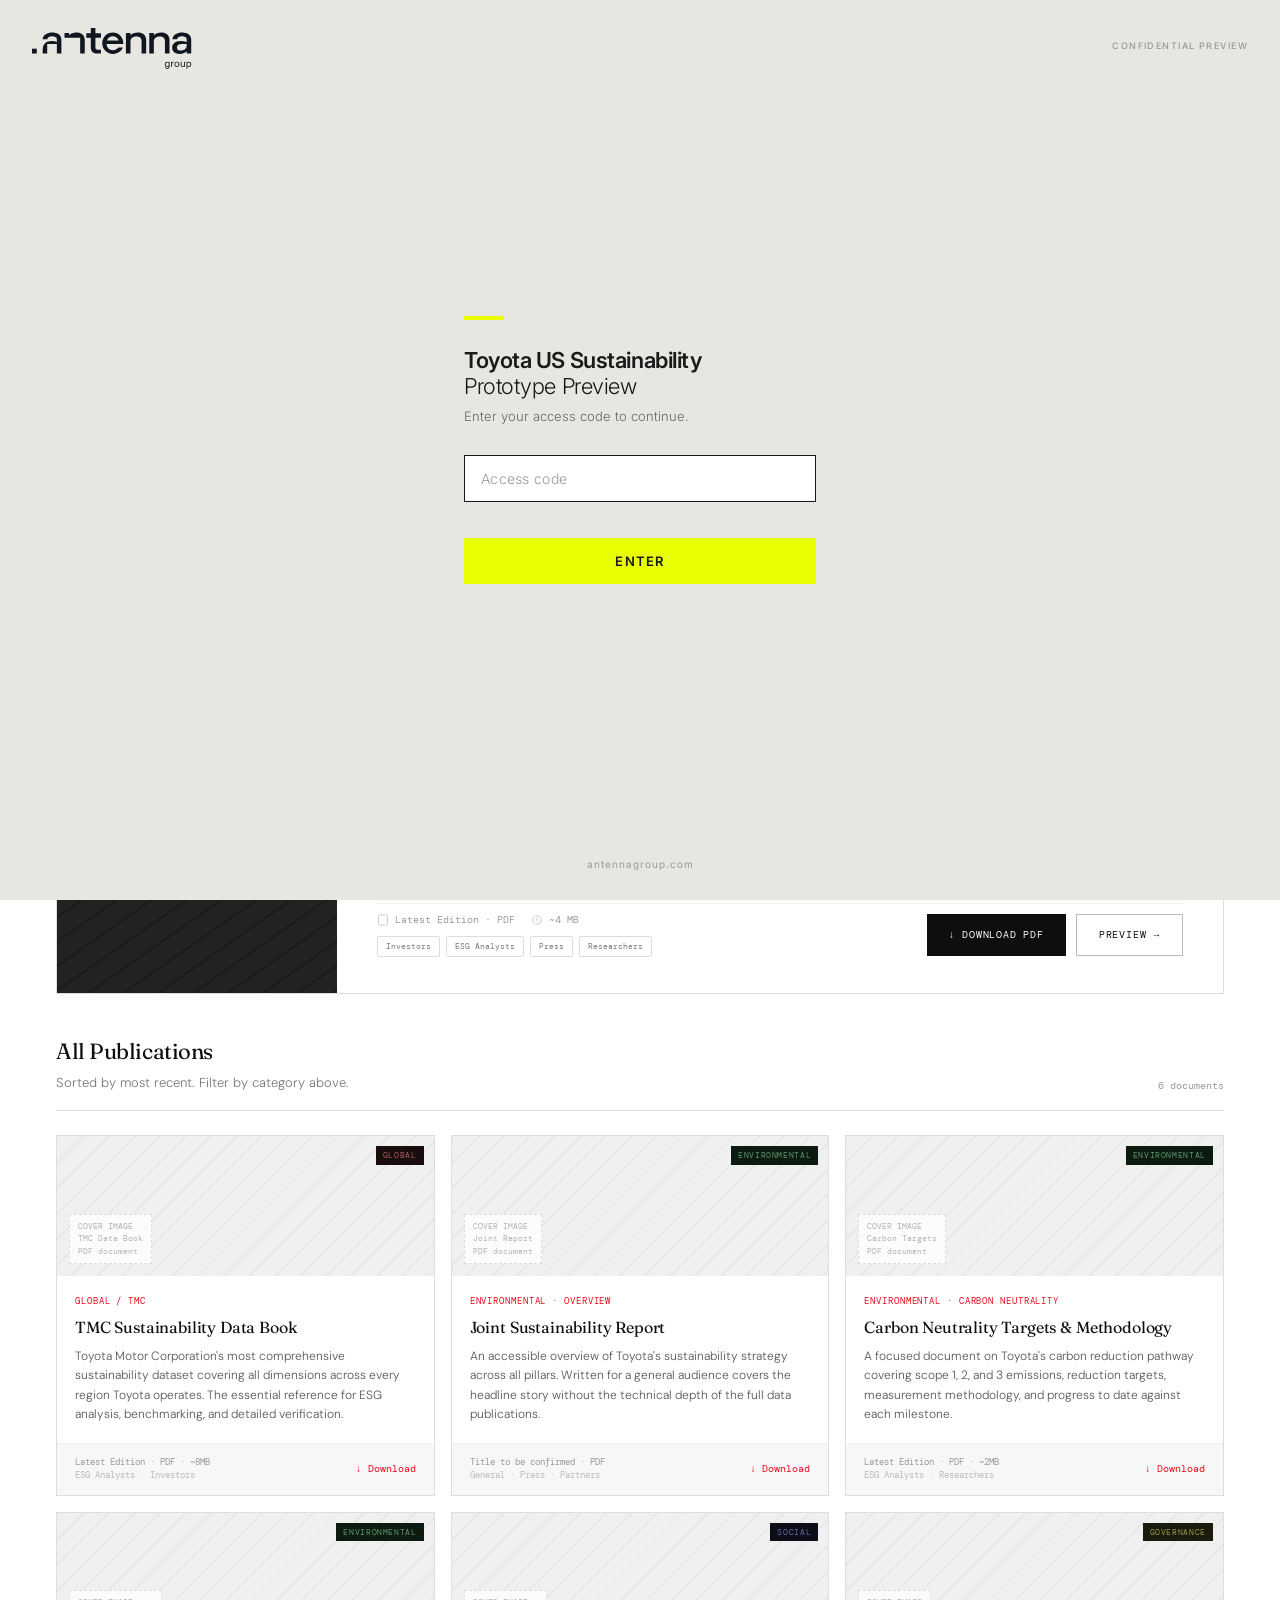
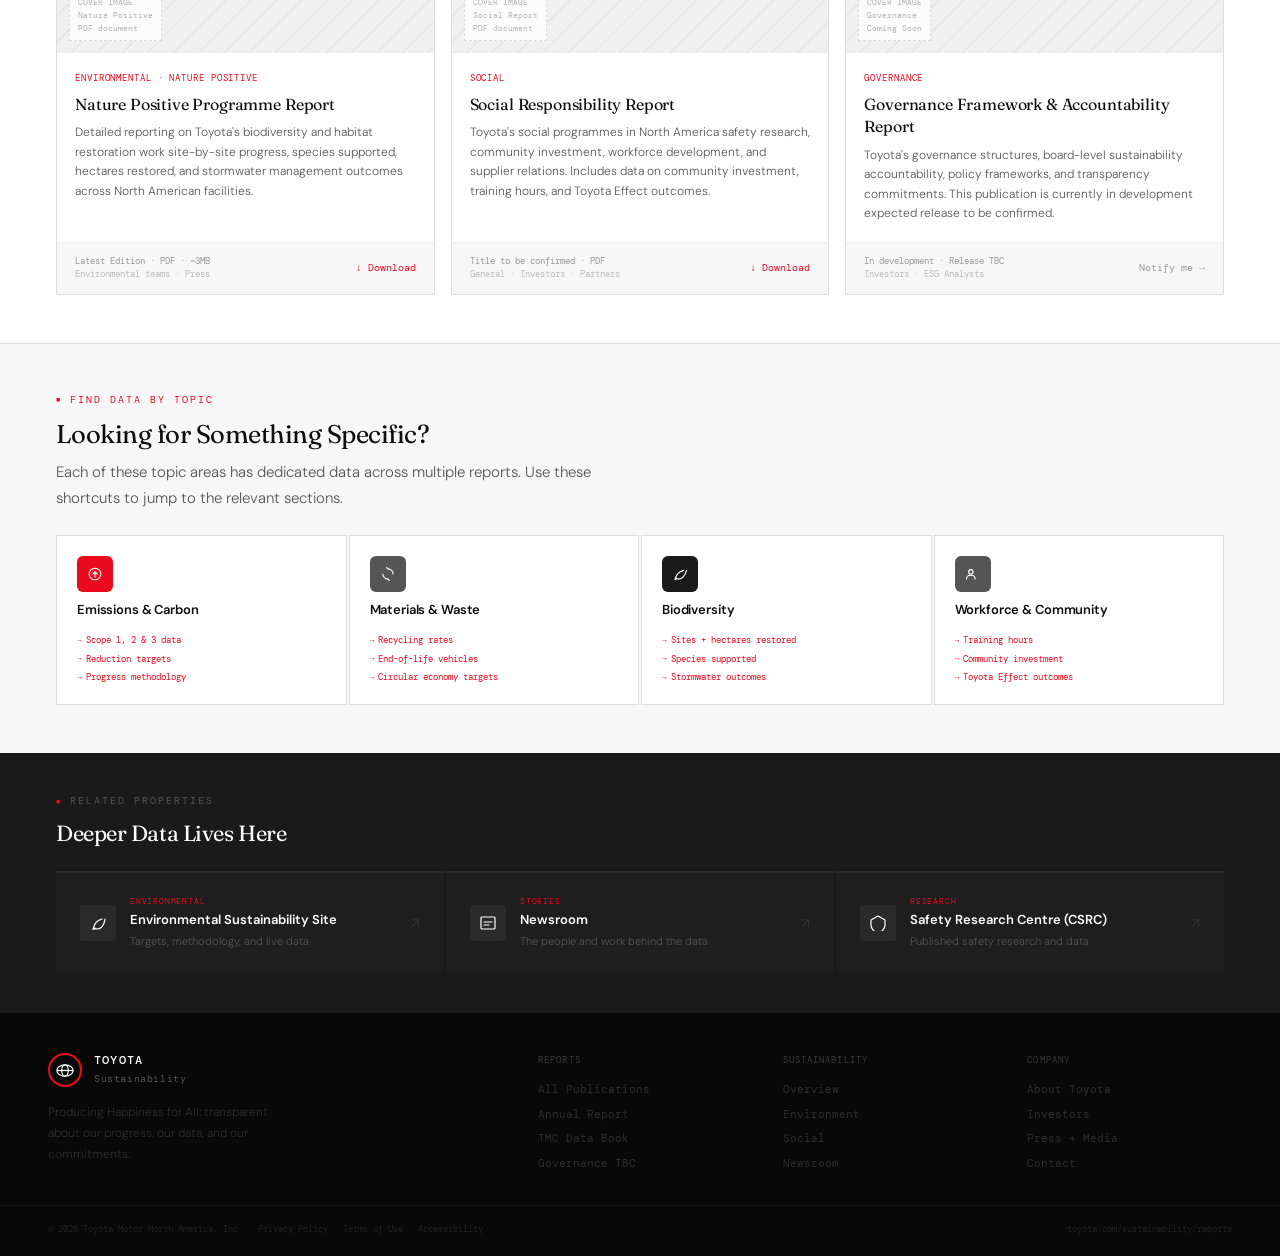
<file: reports.html>
<!DOCTYPE html>
<html lang="en">
<head>
<meta charset="UTF-8">
<meta name="viewport" content="width=device-width, initial-scale=1.0">
<title>Reports & Publications Toyota US Sustainability</title>
<link rel="stylesheet" href="shared.css">
<style>
/* ═══ PAGE HEADER ═══ */
.rp-header{background:var(--black);padding:52px 56px 0;position:relative;overflow:hidden}
.rp-header-bg{position:absolute;inset:0;background:repeating-linear-gradient(125deg,#111 0,#111 1px,#181818 1px,#181818 26px);opacity:.6;pointer-events:none}
.rp-header-inner{position:relative;z-index:1}
.rp-overline{display:flex;align-items:center;gap:12px;margin-bottom:20px}
.rp-overline-tag{font-family:var(--font-mono);font-size:9px;color:var(--red);letter-spacing:.2em;text-transform:uppercase}
.rp-overline-line{flex:1;height:1px;background:#2a2a2a;max-width:60px}
.rp-overline-crumb{font-family:var(--font-mono);font-size:9px;color:#333;letter-spacing:.1em}
.rp-h1{font-family:var(--font-display);font-size:clamp(32px,4vw,52px);font-weight:400;color:var(--white);letter-spacing:-.025em;line-height:1.1;margin-bottom:14px}
.rp-sub{font-size:15px;color:var(--grey-600);font-weight:300;line-height:1.7;max-width:580px;margin-bottom:36px}

/* Search + filter bar embedded in header */
.rp-search-row{display:flex;gap:12px;align-items:stretch;flex-wrap:wrap;padding-bottom:32px}
.rp-search-field{flex:1;min-width:260px;display:flex;background:#141414;border:1px solid #2a2a2a;transition:border-color .2s}
.rp-search-field:focus-within{border-color:var(--red)}
.rp-search-input{flex:1;background:none;border:none;padding:12px 16px;font-family:var(--font-mono);font-size:11px;color:var(--white);outline:none}
.rp-search-input::placeholder{color:#444}
.rp-search-btn{background:var(--red);color:var(--white);border:none;padding:0 18px;font-family:var(--font-mono);font-size:10px;letter-spacing:.08em;cursor:pointer;transition:background .2s;white-space:nowrap}
.rp-search-btn:hover{background:var(--red-hover)}
.rp-filters{display:flex;gap:6px;flex-wrap:wrap;align-items:center}
.rp-filter{padding:8px 16px;font-family:var(--font-mono);font-size:10px;letter-spacing:.06em;text-transform:uppercase;background:#1a1a1a;color:#666;border:1px solid #2a2a2a;cursor:pointer;transition:all .2s;white-space:nowrap}
.rp-filter:hover{color:var(--white);border-color:#444}
.rp-filter.active{background:var(--red);color:var(--white);border-color:var(--red)}

/* Result count */
.rp-count{font-family:var(--font-mono);font-size:10px;color:#333;padding:12px 56px;background:var(--black);border-bottom:1px solid #1a1a1a}
.rp-count span{color:var(--white)}

/* ═══ FEATURED REPORT ═══ */
.rp-featured{padding:48px 56px 0}
.rp-featured-card{display:grid;grid-template-columns:280px 1fr;background:var(--white);border:1px solid var(--grey-200);border-top:3px solid var(--red);overflow:hidden;transition:box-shadow .2s}
.rp-featured-card:hover{box-shadow:0 8px 32px rgba(0,0,0,.12)}
.rp-cover{background:repeating-linear-gradient(145deg,#1a1a1a,#1a1a1a 2px,#222 2px,#222 20px);display:flex;flex-direction:column;align-items:center;justify-content:center;gap:16px;padding:32px;position:relative}
.rp-cover-note{font-family:var(--font-mono);font-size:9px;color:rgba(255,255,255,.25);text-align:center;border:1px dashed rgba(255,255,255,.12);padding:10px 14px;line-height:1.7;max-width:180px}
.rp-cover-badge{position:absolute;top:16px;left:16px;background:var(--red);color:var(--white);font-family:var(--font-mono);font-size:8px;letter-spacing:.1em;text-transform:uppercase;padding:4px 9px}
.rp-featured-body{padding:36px 40px;display:flex;flex-direction:column;gap:12px}
.rp-featured-tag{font-family:var(--font-mono);font-size:9px;color:var(--red);letter-spacing:.15em;text-transform:uppercase}
.rp-featured-title{font-family:var(--font-display);font-size:clamp(20px,2vw,28px);font-weight:400;color:var(--black);letter-spacing:-.02em;line-height:1.2}
.rp-featured-desc{font-size:14px;color:var(--grey-600);line-height:1.72;font-weight:300;max-width:540px}
.rp-inside{background:var(--grey-50);padding:16px 20px;border-left:2px solid var(--red)}
.rp-inside-label{font-family:var(--font-mono);font-size:8px;color:var(--grey-400);text-transform:uppercase;letter-spacing:.12em;margin-bottom:8px}
.rp-inside-items{display:flex;flex-wrap:wrap;gap:6px}
.rp-inside-item{font-family:var(--font-mono);font-size:9px;color:var(--grey-700);background:var(--white);border:1px solid var(--grey-200);padding:3px 9px}
.rp-featured-meta{display:flex;align-items:center;justify-content:space-between;gap:16px;padding-top:8px;border-top:1px solid var(--grey-100);flex-wrap:wrap}
.rp-meta-info{display:flex;gap:16px;flex-wrap:wrap}
.rp-meta-item{display:flex;align-items:center;gap:6px;font-family:var(--font-mono);font-size:10px;color:var(--grey-400)}
.rp-meta-item svg{width:12px;height:12px;opacity:.5}
.rp-audience{display:flex;gap:6px;flex-wrap:wrap}
.rp-audience-tag{font-family:var(--font-mono);font-size:8px;padding:3px 8px;border:1px solid var(--grey-200);color:var(--grey-500);border-radius:2px}
.rp-dl-btn{background:var(--black);color:var(--white);padding:12px 22px;font-family:var(--font-mono);font-size:10px;letter-spacing:.08em;text-transform:uppercase;border:none;cursor:pointer;display:flex;align-items:center;gap:8px;transition:background .2s;text-decoration:none;white-space:nowrap}
.rp-dl-btn:hover{background:var(--grey-800)}
.rp-dl-btn.secondary{background:transparent;color:var(--black);border:1px solid var(--grey-300);transition:border-color .2s}
.rp-dl-btn.secondary:hover{border-color:var(--black)}

/* ═══ SECTION DIVIDER ═══ */
.rp-section{padding:40px 56px 0}
.rp-section-header{display:flex;align-items:flex-end;justify-content:space-between;gap:16px;margin-bottom:24px;padding-bottom:16px;border-bottom:1px solid var(--grey-200)}
.rp-section-title{font-family:var(--font-display);font-size:clamp(18px,2vw,22px);font-weight:400;color:var(--black);letter-spacing:-.02em}
.rp-section-desc{font-size:13px;color:var(--grey-500);font-weight:300;margin-top:4px}
.rp-section-count{font-family:var(--font-mono);font-size:10px;color:var(--grey-400);white-space:nowrap}

/* ═══ REPORT CARDS GRID ═══ */
.rp-grid{display:grid;grid-template-columns:repeat(3,1fr);gap:16px;padding:0 56px 48px}
.rp-card{background:var(--white);border:1px solid var(--grey-200);display:flex;flex-direction:column;overflow:hidden;transition:box-shadow .2s,border-color .2s}
.rp-card:hover{box-shadow:0 4px 20px rgba(0,0,0,.08);border-color:var(--grey-300)}
.rp-card.hidden{display:none}
.rp-card-cover{height:140px;background:repeating-linear-gradient(135deg,#e8e8e8,#e8e8e8 2px,#f0f0f0 2px,#f0f0f0 18px);display:flex;align-items:flex-end;padding:12px;position:relative}
.rp-card-cover-note{font-family:var(--font-mono);font-size:8px;color:rgba(0,0,0,.3);background:rgba(255,255,255,.8);border:1px dashed rgba(0,0,0,.12);padding:5px 8px;line-height:1.6}
.rp-card-type{position:absolute;top:10px;right:10px;font-family:var(--font-mono);font-size:8px;padding:3px 7px;letter-spacing:.08em;text-transform:uppercase}
.rp-card-type.env{background:#0d1a10;color:#5a9a6a}
.rp-card-type.soc{background:#0d0d1a;color:#6a6aaa}
.rp-card-type.gov{background:#1a1a0d;color:#9a9a4a}
.rp-card-type.global{background:#1a0d0d;color:#aa5a5a}
.rp-card-body{padding:18px;flex:1;display:flex;flex-direction:column;gap:8px}
.rp-card-cat{font-family:var(--font-mono);font-size:9px;color:var(--red);text-transform:uppercase;letter-spacing:.1em}
.rp-card-title{font-family:var(--font-display);font-size:16px;font-weight:400;color:var(--black);line-height:1.4;letter-spacing:-.01em}
.rp-card-desc{font-size:12px;color:var(--grey-600);line-height:1.62;font-weight:300;flex:1}
.rp-card-foot{padding:12px 18px;border-top:1px solid var(--grey-100);display:flex;align-items:center;justify-content:space-between;gap:10px;background:var(--grey-50)}
.rp-card-meta{font-family:var(--font-mono);font-size:9px;color:var(--grey-400);line-height:1.5}
.rp-card-dl{font-family:var(--font-mono);font-size:10px;color:var(--red);display:flex;align-items:center;gap:4px;cursor:pointer;background:none;border:none;padding:0;transition:gap .2s;text-decoration:none}
.rp-card-dl:hover{gap:7px}

/* ═══ NO RESULTS ═══ */
.rp-no-results{padding:48px 56px;text-align:center;display:none}
.rp-no-results.visible{display:block}
.rp-no-results-title{font-family:var(--font-display);font-size:22px;font-weight:300;color:var(--grey-400);margin-bottom:10px}
.rp-no-results-body{font-family:var(--font-mono);font-size:11px;color:var(--grey-300);line-height:1.7}

/* ═══ BY TOPIC SIGNPOSTING ═══ */
.rp-topics{background:var(--grey-50);padding:48px 56px;border-top:1px solid var(--grey-200)}
.rp-topics-grid{display:grid;grid-template-columns:repeat(4,1fr);gap:2px;margin-top:24px}
.rp-topic{background:var(--white);border:1px solid var(--grey-200);padding:20px;display:flex;flex-direction:column;gap:8px;transition:box-shadow .15s,border-color .15s;cursor:pointer;text-decoration:none}
.rp-topic:hover{box-shadow:0 4px 16px rgba(0,0,0,.07);border-color:var(--grey-300)}
.rp-topic-icon{width:36px;height:36px;border-radius:6px;display:flex;align-items:center;justify-content:center}
.rp-topic-icon svg{width:16px;height:16px}
.rp-topic-name{font-size:13px;font-weight:600;color:var(--black);letter-spacing:-.01em}
.rp-topic-items{display:flex;flex-direction:column;gap:4px;margin-top:4px}
.rp-topic-item{font-family:var(--font-mono);font-size:9px;color:var(--red);display:flex;align-items:center;gap:4px}
.rp-topic-item::before{content:'→';font-size:8px}

/* ═══ PROPERTIES BAND ═══ */
.rp-properties{background:var(--grey-900);padding:40px 56px}
.rp-properties-grid{display:grid;grid-template-columns:repeat(3,1fr);gap:2px;margin-top:24px}
.rp-prop{background:#1e1e1e;padding:22px 24px;display:flex;align-items:center;gap:14px;text-decoration:none;transition:background .2s;border-top:2px solid #2a2a2a}
.rp-prop:hover{background:#242424;border-top-color:var(--red)}
.rp-prop-icon{width:36px;height:36px;background:#2a2a2a;border-radius:3px;display:flex;align-items:center;justify-content:center;flex-shrink:0}
.rp-prop-icon svg{width:16px;height:16px}
.rp-prop-label{font-family:var(--font-mono);font-size:8px;color:var(--red);letter-spacing:.1em;text-transform:uppercase;display:block;margin-bottom:3px}
.rp-prop-name{font-size:13px;font-weight:600;color:var(--white)}
.rp-prop-desc{font-size:11px;color:var(--grey-600);margin-top:2px;font-weight:300}
.rp-prop-arrow{font-size:14px;color:#333;margin-left:auto;flex-shrink:0;transition:color .2s}
.rp-prop:hover .rp-prop-arrow{color:var(--red)}

@media(max-width:1099px){
  .rp-header,.rp-featured,.rp-section,.rp-topics,.rp-properties{padding-left:28px;padding-right:28px}
  .rp-count{padding-left:28px;padding-right:28px}
  .rp-grid{grid-template-columns:1fr 1fr;padding:0 28px 40px}
  .rp-featured-card{grid-template-columns:200px 1fr}
  .rp-featured-body{padding:24px 28px}
  .rp-topics-grid{grid-template-columns:1fr 1fr}
  .rp-properties-grid{grid-template-columns:1fr}
  .rp-search-row{flex-direction:column}
  .rp-search-field{min-width:0}
}
@media(max-width:767px){
  .rp-header,.rp-featured,.rp-section,.rp-topics,.rp-properties{padding-left:20px;padding-right:20px}
  .rp-count{padding-left:20px;padding-right:20px}
  .rp-grid{grid-template-columns:1fr;padding:0 20px 32px}
  .rp-featured-card{grid-template-columns:1fr}
  .rp-cover{min-height:160px}
  .rp-featured-body{padding:20px}
  .rp-featured-meta{flex-direction:column;align-items:flex-start}
  .rp-topics-grid{grid-template-columns:1fr 1fr}
}
</style>
</head>
<body>
<!-- ANTENNA GROUP PASSWORD GATE -->
<link href="https://fonts.googleapis.com/css2?family=Inter:wght@300;400;500;600;700&display=swap" rel="stylesheet">
<div id="pw-gate" style="position:fixed;inset:0;z-index:9999;background:#E8E6E1;display:flex;flex-direction:column;align-items:center;justify-content:center;font-family:'Inter',-apple-system,BlinkMacSystemFont,sans-serif">
  <style>
    #pw-gate *{box-sizing:border-box}
    #pw-input{width:100%;padding:14px 16px;border:1px solid #D9D6D0;background:#fff;font-family:'Inter',-apple-system,sans-serif;font-size:14px;color:#1A1A1A;border-radius:0;outline:none;transition:border-color .2s;letter-spacing:.02em}
    #pw-input::placeholder{color:#999;font-weight:300}
    #pw-input:focus{border-color:#1A1A1A}
    #pw-btn{width:100%;background:#E8FF00;color:#1A1A1A;border:none;padding:15px 28px;font-family:'Inter',-apple-system,sans-serif;font-size:13px;font-weight:600;letter-spacing:.1em;text-transform:uppercase;cursor:pointer;border-radius:0;transition:background .15s}
    #pw-btn:hover{background:#D4E800}
    @keyframes ag-up{from{opacity:0;transform:translateY(10px)}to{opacity:1;transform:translateY(0)}}
    .ag-in{animation:ag-up .4s ease both}
    .ag-in-2{animation:ag-up .4s .1s ease both}
    .ag-in-3{animation:ag-up .4s .2s ease both}
  </style>

  <!-- Top left wordmark -->
  <div class="ag-in" style="position:absolute;top:28px;left:32px">
<svg width="160" height="41" viewBox="0 0 196 50" fill="none" xmlns="http://www.w3.org/2000/svg">
<g id="logo">
<g id="Group">
<path id="Vector" d="M72.0572 23.7025V11.9509H66.4941V6.25498H72.0572V0H77.6671V6.25498H84.4537V11.9509H77.6671V23.7025C77.6671 25.5907 78.7304 26.4585 80.6656 26.4585H84.4537V31.1498H80.0362C75.1534 31.1498 72.0572 28.7299 72.0572 23.7025Z" fill="#111720"/>
<path id="Vector_2" d="M59.0079 11.9504H39.8091V5.99648H45.419V8.77603C47.5496 6.64543 51.0172 5.51172 54.5005 5.51172C59.8211 5.51172 64.6179 8.41246 64.6179 14.7026V31.1454H59.0079V11.9465V11.9504Z" fill="#111720"/>
<g id="Group_2">
<path id="Vector_3" d="M30.446 13.6403C30.446 11.1187 27.5608 10.1101 24.5155 10.1101C21.6616 10.1101 18.8782 11.4627 18.6358 13.6403H13.0728C13.5106 8.22188 19.144 5.5166 24.5624 5.5166C29.9807 5.5166 36.0051 7.88567 36.0051 13.8826V31.1503H30.446V13.6403Z" fill="#111720"/>
<path id="Vector_4" d="M33.5966 19.6251L30.4496 19.3592H18.6512V31.1499H13.0764V27.2171C13.0764 19.7697 16.845 15.8486 24.5426 15.8486C28.7569 15.8486 30.9656 16.9863 33.5966 19.6173V19.6212V19.6251Z" fill="#111720"/>
</g>
<path id="Vector_5" d="M5.89922 25.251H0V31.1502H5.89922V25.251Z" fill="#111720"/>
<path id="Vector_6" d="M111.839 19.3509C111.855 19.0928 111.862 18.8348 111.862 18.5729C111.862 11.3601 106.084 5.51562 98.9536 5.51562C91.823 5.51562 86.0449 11.364 86.0449 18.5729C86.0449 25.7817 91.823 31.6302 98.9536 31.6302H99.626C104.884 31.6302 109.403 28.4518 111.417 23.8896H105.834C104.454 25.7974 102.21 27.0406 99.6769 27.0406H99.0044C94.8097 27.0406 91.4086 23.6394 91.4086 19.4447C91.4086 19.4134 91.4086 19.3821 91.4086 19.3509H111.839ZM99.0044 10.1091C102.37 10.1091 105.224 12.2984 106.221 15.332H91.7878C92.7847 12.2984 95.6385 10.1091 99.0044 10.1091Z" fill="#111720"/>
<path id="Vector_7" d="M129.74 5.51562C125.897 5.51562 122.785 6.64934 120.659 8.77994V6.00039H115.049V31.1493H120.659V16.3602C120.659 12.0482 124.49 10.3515 127.782 10.3515C131.613 10.3515 134.244 12.0482 134.244 15.8754V31.1493H139.854V14.7065C139.854 8.42028 135.061 5.51562 129.736 5.51562H129.74Z" fill="#111720"/>
<path id="Vector_8" d="M183.599 5.51562C178.181 5.51562 172.544 8.22481 172.11 13.6393H177.673C177.915 11.4618 180.699 10.1091 183.552 10.1091C186.598 10.1091 189.483 11.1177 189.483 13.6393V17.1342C186.973 16.2546 184.741 15.8285 182.231 15.8285C174.541 15.8285 171.703 20.0702 171.703 24.2649C171.703 27.9084 173.955 30.0156 177.106 31.0555C178.259 31.4386 179.534 31.6341 180.863 31.6341C184.002 31.6341 187.247 30.5707 189.483 28.401V31.1532H195.042V13.8856C195.042 7.88861 189.26 5.51953 183.599 5.51953V5.51562ZM182.196 27.5488C179.545 27.5488 177.571 26.3877 177.501 24.0655C177.466 22.8966 177.978 21.5557 179.021 20.723C180.343 19.6675 181.52 19.3587 185.398 19.3587H189.479V21.8763C189.338 25.5159 185.554 27.5449 182.196 27.5449V27.5488Z" fill="#111720"/>
<path id="Vector_9" d="M158.353 5.51562C154.51 5.51562 151.398 6.64934 149.271 8.77994V6.00039H143.661V31.1493H149.271V16.3602C149.271 12.0482 153.102 10.3515 156.394 10.3515C160.225 10.3515 162.856 12.0482 162.856 15.8754V31.1493H168.466V14.7065C168.466 8.42028 163.673 5.51562 158.349 5.51562H158.353Z" fill="#111720"/>
</g>
<g id="Group_3">
<g id="Group_4">
<path id="Vector_10" d="M163.001 48.0651H164.087C164.158 48.5225 164.713 49.0542 165.706 49.0542C166.699 49.0542 167.418 48.4756 167.418 47.4631V46.6656C166.972 47.2559 166.308 47.5843 165.416 47.5843C163.821 47.5843 162.688 46.3645 162.688 44.3395C162.688 42.3144 163.821 41.0947 165.416 41.0947C166.308 41.0947 166.972 41.4192 167.418 42.0134V41.2159H168.481V47.467C168.481 49.1089 167.227 50.0002 165.706 50.0002C164.185 50.0002 163.122 49.1558 163.004 48.069L163.001 48.0651ZM165.702 46.6421C166.425 46.6421 167.137 46.1964 167.414 45.5436V43.1315C167.137 42.4786 166.425 42.033 165.702 42.033C164.545 42.033 163.771 42.9126 163.771 44.3395C163.771 45.7664 164.545 46.646 165.702 46.646V46.6421Z" fill="#111720"/>
</g>
<g id="Group_5">
<path id="Vector_11" d="M170.459 41.212H171.523V42.2519C171.992 41.5287 172.731 41.0947 173.501 41.0947H173.743V42.1815H173.501C172.535 42.1815 171.812 42.7132 171.523 43.3152V47.467H170.459V41.2159V41.212Z" fill="#111720"/>
</g>
<g id="Group_6">
<path id="Vector_12" d="M174.525 44.3366C174.525 42.2372 175.827 41.0918 177.52 41.0918C179.213 41.0918 180.515 42.2372 180.515 44.3366C180.515 46.4359 179.213 47.5813 177.52 47.5813C175.827 47.5813 174.525 46.4359 174.525 44.3366ZM179.424 44.3366C179.424 42.8393 178.603 42.03 177.516 42.03C176.429 42.03 175.608 42.8393 175.608 44.3366C175.608 45.8339 176.429 46.6431 177.516 46.6431C178.603 46.6431 179.424 45.8339 179.424 44.3366Z" fill="#111720"/>
</g>
<g id="Group_7">
<path id="Vector_13" d="M184.638 46.643C185.362 46.643 186.038 46.1582 186.304 45.7243V41.2129H187.367V47.464H186.304V46.6899C185.823 47.245 185.084 47.5812 184.302 47.5812C182.973 47.5812 182.082 46.858 182.082 45.2864V41.209H183.145V45.0714C183.145 46.1582 183.747 46.6391 184.642 46.6391L184.638 46.643Z" fill="#111720"/>
</g>
<g id="Group_8">
<path id="Vector_14" d="M190.323 46.6665V49.8761H189.26V41.213H190.323V42.0105C190.769 41.4202 191.433 41.0918 192.325 41.0918C193.916 41.0918 195.053 42.3115 195.053 44.3366C195.053 46.3616 193.92 47.5813 192.325 47.5813C191.433 47.5813 190.769 47.2569 190.323 46.6626V46.6665ZM192.035 46.6431C193.193 46.6431 193.967 45.7635 193.967 44.3366C193.967 42.9097 193.193 42.03 192.035 42.03C191.312 42.03 190.601 42.4757 190.323 43.1286V45.5406C190.601 46.1935 191.312 46.6392 192.035 46.6392V46.6431Z" fill="#111720"/>
</g>
</g>
</g>
</svg>
  </div>

  <!-- Top right label -->
  <div class="ag-in" style="position:absolute;top:32px;right:32px">
    <span style="font-size:9px;font-weight:500;letter-spacing:.16em;text-transform:uppercase;color:#999">Confidential Preview</span>
  </div>

  <!-- Centre -->
  <div class="ag-in-2" style="width:100%;max-width:400px;padding:0 24px">

    <!-- Yellow accent bar -->
    <div style="width:40px;height:4px;background:#E8FF00;margin-bottom:28px"></div>

    <div style="margin-bottom:8px">
      <div style="font-size:22px;font-weight:600;color:#1A1A1A;letter-spacing:-.02em;line-height:1.15">Toyota US Sustainability</div>
      <div style="font-size:22px;font-weight:300;color:#1A1A1A;letter-spacing:-.02em;line-height:1.15">Prototype Preview</div>
    </div>

    <div style="font-size:13px;font-weight:300;color:#666666;margin-bottom:28px;line-height:1.5">Enter your access code to continue.</div>

    <!-- Input -->
    <div style="margin-bottom:6px">
      <input id="pw-input" type="password" placeholder="Access code" autocomplete="off" onkeydown="if(event.key==='Enter')checkPw()">
    </div>

    <!-- Error -->
    <div id="pw-err" style="font-size:11px;color:#E53935;min-height:20px;margin-bottom:10px;font-weight:400;letter-spacing:.02em"></div>

    <!-- Button -->
    <button id="pw-btn" onclick="checkPw()">Enter</button>

  </div>

  <!-- Bottom -->
  <div class="ag-in-3" style="position:absolute;bottom:28px;left:0;right:0;text-align:center">
    <div style="font-size:10px;color:#999;letter-spacing:.1em;font-weight:400">antennagroup.com</div>
  </div>
</div>
<script>
(function(){
  if(sessionStorage.getItem('ag_auth')==='1'){document.getElementById('pw-gate').style.display='none';}
  else{setTimeout(function(){var i=document.getElementById('pw-input');if(i)i.focus();},200);}
})();
function checkPw(){
  var v=document.getElementById('pw-input').value.trim().toLowerCase();
  if(v==='antennagroup'){
    sessionStorage.setItem('ag_auth','1');
    var g=document.getElementById('pw-gate');
    g.style.transition='opacity .3s ease';g.style.opacity='0';
    setTimeout(function(){g.style.display='none'},320);
  } else {
    var e=document.getElementById('pw-err');
    e.textContent='Incorrect access code. Please try again.';
    document.getElementById('pw-input').value='';
    document.getElementById('pw-input').focus();
    setTimeout(function(){e.textContent=''},3000);
  }
}
</script>

<!-- SEARCH OVERLAY -->
<div class="search-overlay" id="search-overlay" role="dialog" aria-label="Search">
  <button class="so-close" onclick="closeSearch()" aria-label="Close search">✕</button>
  <div class="search-overlay-inner">
    <div class="so-label">Search</div>
    <div class="so-field">
      <input class="so-input" type="text" placeholder="Carbon neutrality, emissions, biodiversity…" id="so-input" autocomplete="off">
      <button class="so-submit" onclick="doSearch()">Search</button>
    </div>
    <div class="so-hints">
      <button class="so-hint" onclick="fillSearch('emissions')">Emissions data</button>
      <button class="so-hint" onclick="fillSearch('biodiversity')">Biodiversity</button>
      <button class="so-hint" onclick="fillSearch('community')">Community</button>
      <button class="so-hint" onclick="fillSearch('circular')">Circular economy</button>
      <button class="so-hint" onclick="fillSearch('targets')">Targets</button>
    </div>
  </div>
</div>

<!-- NAV -->
<nav class="site-nav">
  <div class="nav-utility">
    
    <div class="nav-utility-links">
      <a href="#">toyota.com</a>
      <a href="#">Investors</a>
      <a href="#">Careers</a>
    </div>
  </div>
  <div class="nav-main">
    <a href="index.html" class="nav-logo">
      <div class="nav-logo-ring"><svg width="22" height="16" viewBox="0 0 22 16" fill="none"><ellipse cx="11" cy="8" rx="10" ry="7" stroke="white" stroke-width="1.5"/><ellipse cx="11" cy="8" rx="4" ry="7" stroke="white" stroke-width="1.5"/><line x1="1" y1="8" x2="21" y2="8" stroke="white" stroke-width="1.5"/></svg></div>
      <div class="nav-logo-text"><strong>TOYOTA</strong><span>Sustainability</span></div>
    </a>
        <div class="nav-links">
      <div class="nav-item dd">
        <a href="index.html" class="nav-link">Overview</a>
        <div class="nav-dropdown">
          <a href="index.html#esg" onclick="if(window.switchTab)switchTab('env')">
            <svg viewBox="0 0 16 16" fill="none"><path d="M12 4C5 6 4.5 10 3 14l1 .3.5-1.3C5 13.5 6 14 7 14c7 0 8-10 8-10" stroke="currentColor" stroke-width="1.3" stroke-linecap="round"/><path d="M4 14C5 12 7 10 9 9" stroke="currentColor" stroke-width="1.3" stroke-linecap="round"/></svg>
            Environmental
          </a>
          <a href="index.html#esg" onclick="if(window.switchTab)switchTab('social')">
            <svg viewBox="0 0 16 16" fill="none"><circle cx="5.5" cy="5.5" r="2.5" stroke="currentColor" stroke-width="1.3"/><path d="M1 14c0-2.5 2-4.5 4.5-4.5S10 11.5 10 14" stroke="currentColor" stroke-width="1.3" stroke-linecap="round"/><circle cx="12" cy="5" r="2" stroke="currentColor" stroke-width="1.3"/><path d="M12 9.5c1.8.3 3 1.8 3 3.5" stroke="currentColor" stroke-width="1.3" stroke-linecap="round"/></svg>
            Social
          </a>
          <a href="index.html#esg" onclick="if(window.switchTab)switchTab('gov')">
            <svg viewBox="0 0 16 16" fill="none"><rect x="2" y="7" width="12" height="8" rx="1" stroke="currentColor" stroke-width="1.3"/><path d="M5 7V5a3 3 0 0 1 6 0v2" stroke="currentColor" stroke-width="1.3" stroke-linecap="round"/><circle cx="8" cy="11" r="1.2" fill="currentColor"/></svg>
            Governance
          </a>
          <a href="index.html#lineup">
            <svg viewBox="0 0 16 16" fill="none"><path d="M1 11h2l1-3h8l1 3h2" stroke="currentColor" stroke-width="1.3" stroke-linecap="round" stroke-linejoin="round"/><rect x="3" y="11" width="10" height="3" rx="1" stroke="currentColor" stroke-width="1.3"/><circle cx="5" cy="14" r="1" fill="currentColor"/><circle cx="11" cy="14" r="1" fill="currentColor"/></svg>
            Product
          </a>
        </div>
      </div>
      <a href="reports.html" class="nav-link active">Reports</a>
      <a href="newsroom.html" class="nav-link">Newsroom</a>
    </div>
    <div class="nav-search-field" role="search">
      <input class="nav-search-input" type="text" placeholder="Search…" aria-label="Search" onfocus="openSearch()" readonly>
      <button class="nav-search-icon" onclick="openSearch()" aria-label="Open search">
        <svg viewBox="0 0 20 20" fill="none"><circle cx="8.5" cy="8.5" r="5.5" stroke="currentColor" stroke-width="1.5"/><line x1="12.5" y1="12.5" x2="17" y2="17" stroke="currentColor" stroke-width="1.5" stroke-linecap="round"/></svg>
      </button>
    </div>
    <button class="nav-hamburger" id="ham" aria-label="Menu"><span></span><span></span><span></span></button>
  </div>
  <div class="nav-mobile" id="mob">
    <div class="nav-mobile-search">
      <input type="text" placeholder="Search reports…" onfocus="openSearch()" readonly>
      <button onclick="openSearch()">Search</button>
    </div>
    <div class="nav-mobile-section">Sustainability</div>
    <a href="index.html" class="nav-mobile-link">Overview</a>
    <a href="index.html#esg" class="nav-mobile-link">Environment</a>
    <a href="index.html#esg" class="nav-mobile-link">Social</a>
    <div class="nav-mobile-section">More</div>
    <a href="reports.html" class="nav-mobile-link active">Reports</a>
    <a href="newsroom.html" class="nav-mobile-link">Newsroom</a>
  </div>
</nav>

<!-- PAGE HEADER + SEARCH -->
<header class="rp-header fade-up">
  <div class="rp-header-bg" aria-hidden="true"></div>
  <div class="rp-header-inner">
    <div class="rp-overline">
      <span class="rp-overline-tag">Toyota Sustainability</span>
      <div class="rp-overline-line"></div>
      <span class="rp-overline-crumb">Reports &amp; Publications</span>
    </div>
    <h1 class="rp-h1">Reports &amp; Publications</h1>
    <p class="rp-sub">Toyota's full suite of environmental, social, and governance publications designed to give investors, researchers, press, and the public clear, verified access to our sustainability data and commitments.</p>
    <div class="rp-search-row">
      <div class="rp-search-field">
        <input class="rp-search-input" type="text" id="rp-search" placeholder="Search by topic, keyword, or report title…" autocomplete="off">
        <button class="rp-search-btn" onclick="filterAll()">Search</button>
      </div>
      <div class="rp-filters" id="rp-filters">
        <button class="rp-filter active" data-cat="all">All Publications</button>
        <button class="rp-filter" data-cat="env">Environmental</button>
        <button class="rp-filter" data-cat="soc">Social</button>
        <button class="rp-filter" data-cat="gov">Governance</button>
        <button class="rp-filter" data-cat="global">Global / TMC</button>
      </div>
    </div>
  </div>
</header>

<div class="rp-count" id="rp-count">Showing <span id="rp-count-num">7</span> publications</div>

<!-- FEATURED REPORT -->
<section class="rp-featured fade-up" style="padding-top:40px;padding-bottom:0" id="featured-section">
  <div class="section-eyebrow" style="margin-bottom:16px">Featured Publication</div>
  <div class="rp-featured-card" data-cat="env" data-keywords="annual environmental sustainability report emissions carbon energy water waste targets methodology verification">
    <div class="rp-cover">
      <div class="rp-cover-note">COVER IMAGE<br>Annual Report<br>Latest Edition<br>PDF document</div>
      <div class="rp-cover-badge">Featured</div>
    </div>
    <div class="rp-featured-body">
      <div class="rp-featured-tag">Environmental</div>
      <h2 class="rp-featured-title">Annual Environmental Sustainability Report</h2>
      <p class="rp-featured-desc">Toyota North America's primary environmental reporting document. Covers emissions data, energy use, water consumption, waste management, and progress against all three environmental pillar targets Carbon Neutrality, Circular Economy, and Nature Positive. Includes full methodology notes and independent verification statements.</p>
      <div class="rp-inside">
        <div class="rp-inside-label">What's inside</div>
        <div class="rp-inside-items">
          <span class="rp-inside-item">CO₂ emissions data</span>
          <span class="rp-inside-item">Energy &amp; water use</span>
          <span class="rp-inside-item">Waste + circular targets</span>
          <span class="rp-inside-item">Nature positive progress</span>
          <span class="rp-inside-item">Site-by-site breakdown</span>
          <span class="rp-inside-item">Verification statements</span>
          <span class="rp-inside-item">Forward targets</span>
        </div>
      </div>
      <div class="rp-featured-meta">
        <div>
          <div class="rp-meta-info">
            <span class="rp-meta-item"><svg viewBox="0 0 16 16" fill="none"><rect x="2" y="1" width="12" height="14" rx="1" stroke="currentColor" stroke-width="1.2"/></svg>Latest Edition · PDF</span>
            <span class="rp-meta-item"><svg viewBox="0 0 16 16" fill="none"><circle cx="8" cy="8" r="6" stroke="currentColor" stroke-width="1.2"/><path d="M8 5v3.5l2 1.5" stroke="currentColor" stroke-width="1.2" stroke-linecap="round"/></svg>~4 MB</span>
          </div>
          <div class="rp-audience" style="margin-top:8px">
            <span class="rp-audience-tag">Investors</span>
            <span class="rp-audience-tag">ESG Analysts</span>
            <span class="rp-audience-tag">Press</span>
            <span class="rp-audience-tag">Researchers</span>
          </div>
        </div>
        <div style="display:flex;gap:10px;flex-wrap:wrap">
          <a href="#" class="rp-dl-btn">↓ Download PDF</a>
          <a href="#" class="rp-dl-btn secondary">Preview →</a>
        </div>
      </div>
    </div>
  </div>
</section>

<!-- ALL REPORTS GRID -->
<section class="rp-section fade-up" id="all-reports-section">
  <div class="rp-section-header">
    <div>
      <div class="rp-section-title">All Publications</div>
      <div class="rp-section-desc">Sorted by most recent. Filter by category above.</div>
    </div>
    <div class="rp-section-count" id="grid-count">6 documents</div>
  </div>
</section>

<div class="rp-grid fade-up" id="rp-grid">

  <div class="rp-card" data-cat="global" data-keywords="tmc sustainability data book global toyota motor corporation esg benchmarking all regions granular">
    <div class="rp-card-cover">
      <div class="rp-card-cover-note">COVER IMAGE<br>TMC Data Book<br>PDF document</div>
      <span class="rp-card-type global">Global</span>
    </div>
    <div class="rp-card-body">
      <div class="rp-card-cat">Global / TMC</div>
      <h3 class="rp-card-title">TMC Sustainability Data Book</h3>
      <p class="rp-card-desc">Toyota Motor Corporation's most comprehensive sustainability dataset covering all dimensions across every region Toyota operates. The essential reference for ESG analysis, benchmarking, and detailed verification.</p>
    </div>
    <div class="rp-card-foot">
      <div class="rp-card-meta">Latest Edition · PDF · ~8MB<br><span style="color:var(--grey-300)">ESG Analysts · Investors</span></div>
      <a href="#" class="rp-card-dl">↓ Download</a>
    </div>
  </div>

  <div class="rp-card" data-cat="env" data-keywords="joint sustainability report overview accessible general audience strategy summary">
    <div class="rp-card-cover">
      <div class="rp-card-cover-note">COVER IMAGE<br>Joint Report<br>PDF document</div>
      <span class="rp-card-type env">Environmental</span>
    </div>
    <div class="rp-card-body">
      <div class="rp-card-cat">Environmental · Overview</div>
      <h3 class="rp-card-title">Joint Sustainability Report</h3>
      <p class="rp-card-desc">An accessible overview of Toyota's sustainability strategy across all pillars. Written for a general audience covers the headline story without the technical depth of the full data publications.</p>
    </div>
    <div class="rp-card-foot">
      <div class="rp-card-meta">Title to be confirmed · PDF<br><span style="color:var(--grey-300)">General · Press · Partners</span></div>
      <a href="#" class="rp-card-dl">↓ Download</a>
    </div>
  </div>

  <div class="rp-card" data-cat="env" data-keywords="carbon neutrality targets methodology progress emissions reduction lifecycle vehicle">
    <div class="rp-card-cover">
      <div class="rp-card-cover-note">COVER IMAGE<br>Carbon Targets<br>PDF document</div>
      <span class="rp-card-type env">Environmental</span>
    </div>
    <div class="rp-card-body">
      <div class="rp-card-cat">Environmental · Carbon Neutrality</div>
      <h3 class="rp-card-title">Carbon Neutrality Targets &amp; Methodology</h3>
      <p class="rp-card-desc">A focused document on Toyota's carbon reduction pathway covering scope 1, 2, and 3 emissions, reduction targets, measurement methodology, and progress to date against each milestone.</p>
    </div>
    <div class="rp-card-foot">
      <div class="rp-card-meta">Latest Edition · PDF · ~2MB<br><span style="color:var(--grey-300)">ESG Analysts · Researchers</span></div>
      <a href="#" class="rp-card-dl">↓ Download</a>
    </div>
  </div>

  <div class="rp-card" data-cat="env" data-keywords="nature positive biodiversity habitats trees restoration ecology programme">
    <div class="rp-card-cover">
      <div class="rp-card-cover-note">COVER IMAGE<br>Nature Positive<br>PDF document</div>
      <span class="rp-card-type env">Environmental</span>
    </div>
    <div class="rp-card-body">
      <div class="rp-card-cat">Environmental · Nature Positive</div>
      <h3 class="rp-card-title">Nature Positive Programme Report</h3>
      <p class="rp-card-desc">Detailed reporting on Toyota's biodiversity and habitat restoration work site-by-site progress, species supported, hectares restored, and stormwater management outcomes across North American facilities.</p>
    </div>
    <div class="rp-card-foot">
      <div class="rp-card-meta">Latest Edition · PDF · ~3MB<br><span style="color:var(--grey-300)">Environmental teams · Press</span></div>
      <a href="#" class="rp-card-dl">↓ Download</a>
    </div>
  </div>

  <div class="rp-card" data-cat="soc" data-keywords="safety research csrc collaborative report community workforce social contribution">
    <div class="rp-card-cover">
      <div class="rp-card-cover-note">COVER IMAGE<br>Social Report<br>PDF document</div>
      <span class="rp-card-type soc">Social</span>
    </div>
    <div class="rp-card-body">
      <div class="rp-card-cat">Social</div>
      <h3 class="rp-card-title">Social Responsibility Report</h3>
      <p class="rp-card-desc">Toyota's social programmes in North America safety research, community investment, workforce development, and supplier relations. Includes data on community investment, training hours, and Toyota Effect outcomes.</p>
    </div>
    <div class="rp-card-foot">
      <div class="rp-card-meta">Title to be confirmed · PDF<br><span style="color:var(--grey-300)">General · Investors · Partners</span></div>
      <a href="#" class="rp-card-dl">↓ Download</a>
    </div>
  </div>

  <div class="rp-card" data-cat="gov" data-keywords="governance board accountability transparency policy compliance framework">
    <div class="rp-card-cover">
      <div class="rp-card-cover-note">COVER IMAGE<br>Governance<br>Coming Soon</div>
      <span class="rp-card-type gov">Governance</span>
    </div>
    <div class="rp-card-body">
      <div class="rp-card-cat">Governance</div>
      <h3 class="rp-card-title">Governance Framework &amp; Accountability Report</h3>
      <p class="rp-card-desc">Toyota's governance structures, board-level sustainability accountability, policy frameworks, and transparency commitments. This publication is currently in development expected release to be confirmed.</p>
    </div>
    <div class="rp-card-foot">
      <div class="rp-card-meta">In development · Release TBC<br><span style="color:var(--grey-300)">Investors · ESG Analysts</span></div>
      <a href="index.html#esg" class="rp-card-dl" style="color:var(--grey-400)">Notify me →</a>
    </div>
  </div>

</div>

<div class="rp-no-results" id="rp-no-results">
  <div class="rp-no-results-title">No results found</div>
  <p class="rp-no-results-body">Try a different keyword, or browse by category above.<br>Can't find what you need? <a href="newsroom.html" style="color:var(--red)">Try the Newsroom</a> or <a href="#" style="color:var(--red)">contact us</a>.</p>
</div>

<!-- BY TOPIC -->
<section class="rp-topics fade-up">
  <div class="section-eyebrow">Find Data by Topic</div>
  <h2 class="section-h2" style="font-size:clamp(20px,2vw,26px)">Looking for Something Specific?</h2>
  <p class="section-body">Each of these topic areas has dedicated data across multiple reports. Use these shortcuts to jump to the relevant sections.</p>
  <div class="rp-topics-grid">
    <a href="#" class="rp-topic">
      <div class="rp-topic-icon icon-block red"><svg viewBox="0 0 22 22" fill="none"><circle cx="11" cy="11" r="8" stroke="white" stroke-width="1.5"/><path d="M11 15V8M8 11l3-3 3 3" stroke="white" stroke-width="1.5" stroke-linecap="round"/></svg></div>
      <div class="rp-topic-name">Emissions &amp; Carbon</div>
      <div class="rp-topic-items">
        <span class="rp-topic-item">Scope 1, 2 &amp; 3 data</span>
        <span class="rp-topic-item">Reduction targets</span>
        <span class="rp-topic-item">Progress methodology</span>
      </div>
    </a>
    <a href="#" class="rp-topic">
      <div class="rp-topic-icon icon-block grey"><svg viewBox="0 0 22 22" fill="none"><path d="M18 11a7 7 0 0 0-7-7" stroke="white" stroke-width="1.5" stroke-linecap="round"/><path d="M4 11a7 7 0 0 0 7 7" stroke="white" stroke-width="1.5" stroke-linecap="round"/><path d="M11 4l-2-2M11 18l2 2" stroke="white" stroke-width="1.5" stroke-linecap="round"/></svg></div>
      <div class="rp-topic-name">Materials &amp; Waste</div>
      <div class="rp-topic-items">
        <span class="rp-topic-item">Recycling rates</span>
        <span class="rp-topic-item">End-of-life vehicles</span>
        <span class="rp-topic-item">Circular economy targets</span>
      </div>
    </a>
    <a href="#" class="rp-topic">
      <div class="rp-topic-icon icon-block black"><svg viewBox="0 0 22 22" fill="none"><path d="M16 6C8 8 6 13 4 18l1.5.5.7-1.8C7 17.5 8 18 9 18c8 0 11-12 11-12" stroke="white" stroke-width="1.5" stroke-linecap="round"/></svg></div>
      <div class="rp-topic-name">Biodiversity</div>
      <div class="rp-topic-items">
        <span class="rp-topic-item">Sites + hectares restored</span>
        <span class="rp-topic-item">Species supported</span>
        <span class="rp-topic-item">Stormwater outcomes</span>
      </div>
    </a>
    <a href="#" class="rp-topic">
      <div class="rp-topic-icon icon-block grey"><svg viewBox="0 0 22 22" fill="none"><circle cx="8" cy="8" r="3" stroke="white" stroke-width="1.5"/><path d="M2 18c0-3 2.7-5.5 6-5.5s6 2.5 6 5.5" stroke="white" stroke-width="1.5" stroke-linecap="round"/></svg></div>
      <div class="rp-topic-name">Workforce &amp; Community</div>
      <div class="rp-topic-items">
        <span class="rp-topic-item">Training hours</span>
        <span class="rp-topic-item">Community investment</span>
        <span class="rp-topic-item">Toyota Effect outcomes</span>
      </div>
    </a>
  </div>
</section>

<!-- RELATED PROPERTIES -->
<section class="rp-properties fade-up">
  <div class="section-eyebrow dark" style="color:var(--grey-600)">Related Properties</div>
  <h2 class="section-h2" style="font-size:clamp(18px,2vw,22px);color:var(--white)">Deeper Data Lives Here</h2>
  <div class="rp-properties-grid">
    <a href="#" class="rp-prop">
      <div class="rp-prop-icon"><svg viewBox="0 0 16 16" fill="none"><path d="M12 4C5 6 4.5 10 3 14l1 .3.5-1.3C5 13.5 6 14 7 14c7 0 8-10 8-10" stroke="white" stroke-width="1.2" stroke-linecap="round"/></svg></div>
      <div><span class="rp-prop-label">Environmental</span><div class="rp-prop-name">Environmental Sustainability Site</div><div class="rp-prop-desc">Targets, methodology, and live data</div></div>
      <div class="rp-prop-arrow">↗</div>
    </a>
    <a href="newsroom.html" class="rp-prop">
      <div class="rp-prop-icon"><svg viewBox="0 0 16 16" fill="none"><rect x="1" y="2" width="14" height="12" rx="1" stroke="white" stroke-width="1.2"/><line x1="4" y1="7" x2="12" y2="7" stroke="white" stroke-width="1.2" stroke-linecap="round"/><line x1="4" y1="10" x2="9" y2="10" stroke="white" stroke-width="1.2" stroke-linecap="round"/></svg></div>
      <div><span class="rp-prop-label">Stories</span><div class="rp-prop-name">Newsroom</div><div class="rp-prop-desc">The people and work behind the data</div></div>
      <div class="rp-prop-arrow">↗</div>
    </a>
    <a href="#" class="rp-prop">
      <div class="rp-prop-icon"><svg viewBox="0 0 16 16" fill="none"><path d="M8 1L1 5v5c0 3.5 3 7 7 8 4-1 7-4.5 7-8V5L8 1z" stroke="white" stroke-width="1.2" stroke-linejoin="round"/></svg></div>
      <div><span class="rp-prop-label">Research</span><div class="rp-prop-name">Safety Research Centre (CSRC)</div><div class="rp-prop-desc">Published safety research and data</div></div>
      <div class="rp-prop-arrow">↗</div>
    </a>
  </div>
</section>

<!-- FOOTER -->
<footer class="site-footer">
  <div class="footer-main">
    <div>
      <a href="index.html" class="nav-logo"><div class="nav-logo-ring" style="width:34px;height:34px"><svg width="18" height="13" viewBox="0 0 22 16" fill="none"><ellipse cx="11" cy="8" rx="10" ry="7" stroke="white" stroke-width="1.5"/><ellipse cx="11" cy="8" rx="4" ry="7" stroke="white" stroke-width="1.5"/><line x1="1" y1="8" x2="21" y2="8" stroke="white" stroke-width="1.5"/></svg></div><div class="nav-logo-text"><strong>TOYOTA</strong><span>Sustainability</span></div></a>
      <p class="footer-brand-desc">Producing Happiness for All: transparent about our progress, our data, and our commitments.</p>
    </div>
    <div><div class="footer-col-label">Reports</div><div class="footer-links"><a href="reports.html" class="footer-link">All Publications</a><a href="reports.html" class="footer-link">Annual Report</a><a href="reports.html" class="footer-link">TMC Data Book</a><a href="reports.html" class="footer-link">Governance TBC</a></div></div>
    <div><div class="footer-col-label">Sustainability</div><div class="footer-links"><a href="index.html" class="footer-link">Overview</a><a href="index.html#esg" class="footer-link">Environment</a><a href="index.html#esg" class="footer-link">Social</a><a href="newsroom.html" class="footer-link">Newsroom</a></div></div>
    <div><div class="footer-col-label">Company</div><div class="footer-links"><a href="#" class="footer-link">About Toyota</a><a href="#" class="footer-link">Investors</a><a href="#" class="footer-link">Press + Media</a><a href="#" class="footer-link">Contact</a></div></div>
  </div>
  <div class="footer-bottom">
    <p class="footer-legal">© 2026 Toyota Motor North America, Inc. · Privacy Policy · Terms of Use · Accessibility</p>
    <p class="footer-legal">toyota.com/sustainability/reports</p>
  </div>
</footer>

<script>
/* ─── SEARCH OVERLAY ─── */
function openSearch(){
  document.getElementById('search-overlay').classList.add('open');
  setTimeout(()=>document.getElementById('so-input').focus(),80);
}
function closeSearch(){document.getElementById('search-overlay').classList.remove('open')}
function fillSearch(q){document.getElementById('so-input').value=q;document.getElementById('so-input').focus()}
function doSearch(){const q=document.getElementById('so-input').value.trim();if(q)closeSearch();}
document.getElementById('search-overlay').addEventListener('click',function(e){if(e.target===this)closeSearch()});
document.addEventListener('keydown',e=>{
  if(e.key==='Escape')closeSearch();
  if((e.metaKey||e.ctrlKey)&&e.key==='k'){e.preventDefault();openSearch()}
});

/* ─── FILTER + SEARCH ─── */
const cards = [...document.querySelectorAll('.rp-card')];
const featured = document.querySelector('.rp-featured-card');
let activeCat = 'all';

function filterAll(){
  const q = document.getElementById('rp-search').value.trim().toLowerCase();
  let shown = 0;

  // Featured card
  if(featured){
    const cat = featured.dataset.cat;
    const kw = (featured.dataset.keywords||'').toLowerCase();
    const catMatch = activeCat==='all' || cat===activeCat;
    const kwMatch = !q || kw.includes(q) || featured.querySelector('.rp-featured-title').textContent.toLowerCase().includes(q);
    featured.closest('section').style.display = (catMatch && kwMatch) ? '' : 'none';
    if(catMatch && kwMatch) shown++;
  }

  // Grid cards
  cards.forEach(card=>{
    const cat = card.dataset.cat;
    const kw = (card.dataset.keywords||'').toLowerCase();
    const title = card.querySelector('.rp-card-title').textContent.toLowerCase();
    const catMatch = activeCat==='all' || cat===activeCat;
    const kwMatch = !q || kw.includes(q) || title.includes(q);
    card.classList.toggle('hidden', !(catMatch && kwMatch));
    if(catMatch && kwMatch) shown++;
  });

  document.getElementById('rp-count-num').textContent = shown;
  document.getElementById('grid-count').textContent = (shown - (featured && !document.querySelector('#featured-section').style.display?1:0)) + ' documents';
  document.getElementById('rp-no-results').classList.toggle('visible', shown===0);
}

document.querySelectorAll('.rp-filter').forEach(btn=>{
  btn.addEventListener('click',()=>{
    document.querySelectorAll('.rp-filter').forEach(b=>b.classList.remove('active'));
    btn.classList.add('active');
    activeCat = btn.dataset.cat;
    filterAll();
  });
});
document.getElementById('rp-search').addEventListener('input', filterAll);
document.getElementById('rp-search').addEventListener('keydown', e=>{if(e.key==='Enter')filterAll()});

/* ─── HAMBURGER ─── */
const ham=document.getElementById('ham'),mob=document.getElementById('mob');
ham.addEventListener('click',()=>{const o=ham.classList.toggle('open');mob.classList.toggle('open');ham.setAttribute('aria-expanded',o)});

/* ─── FADE UP ─── */
const io=new IntersectionObserver(entries=>entries.forEach(e=>{if(e.isIntersecting){e.target.classList.add('visible');io.unobserve(e.target)}}),{threshold:.07,rootMargin:'0px 0px -40px 0px'});
document.querySelectorAll('.fade-up').forEach(el=>io.observe(el));
</script>
</body>
</html>
</file>
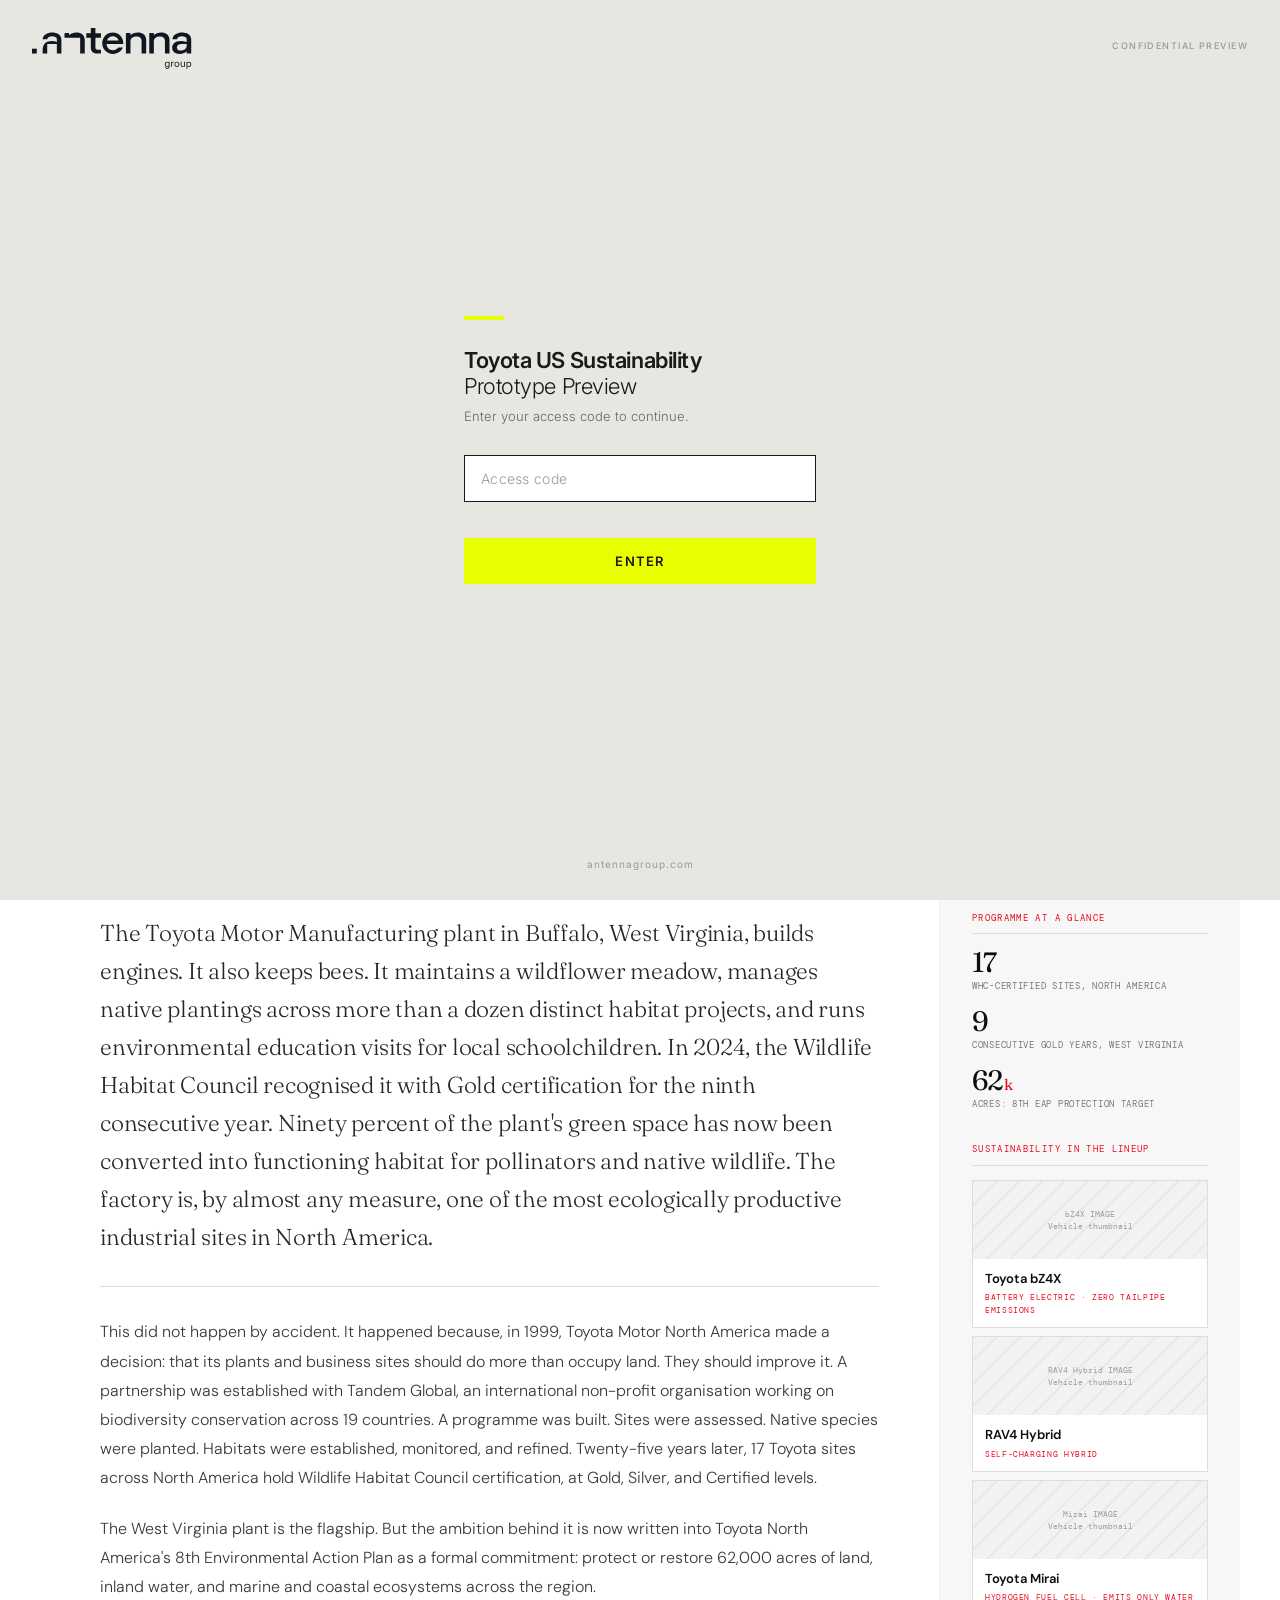
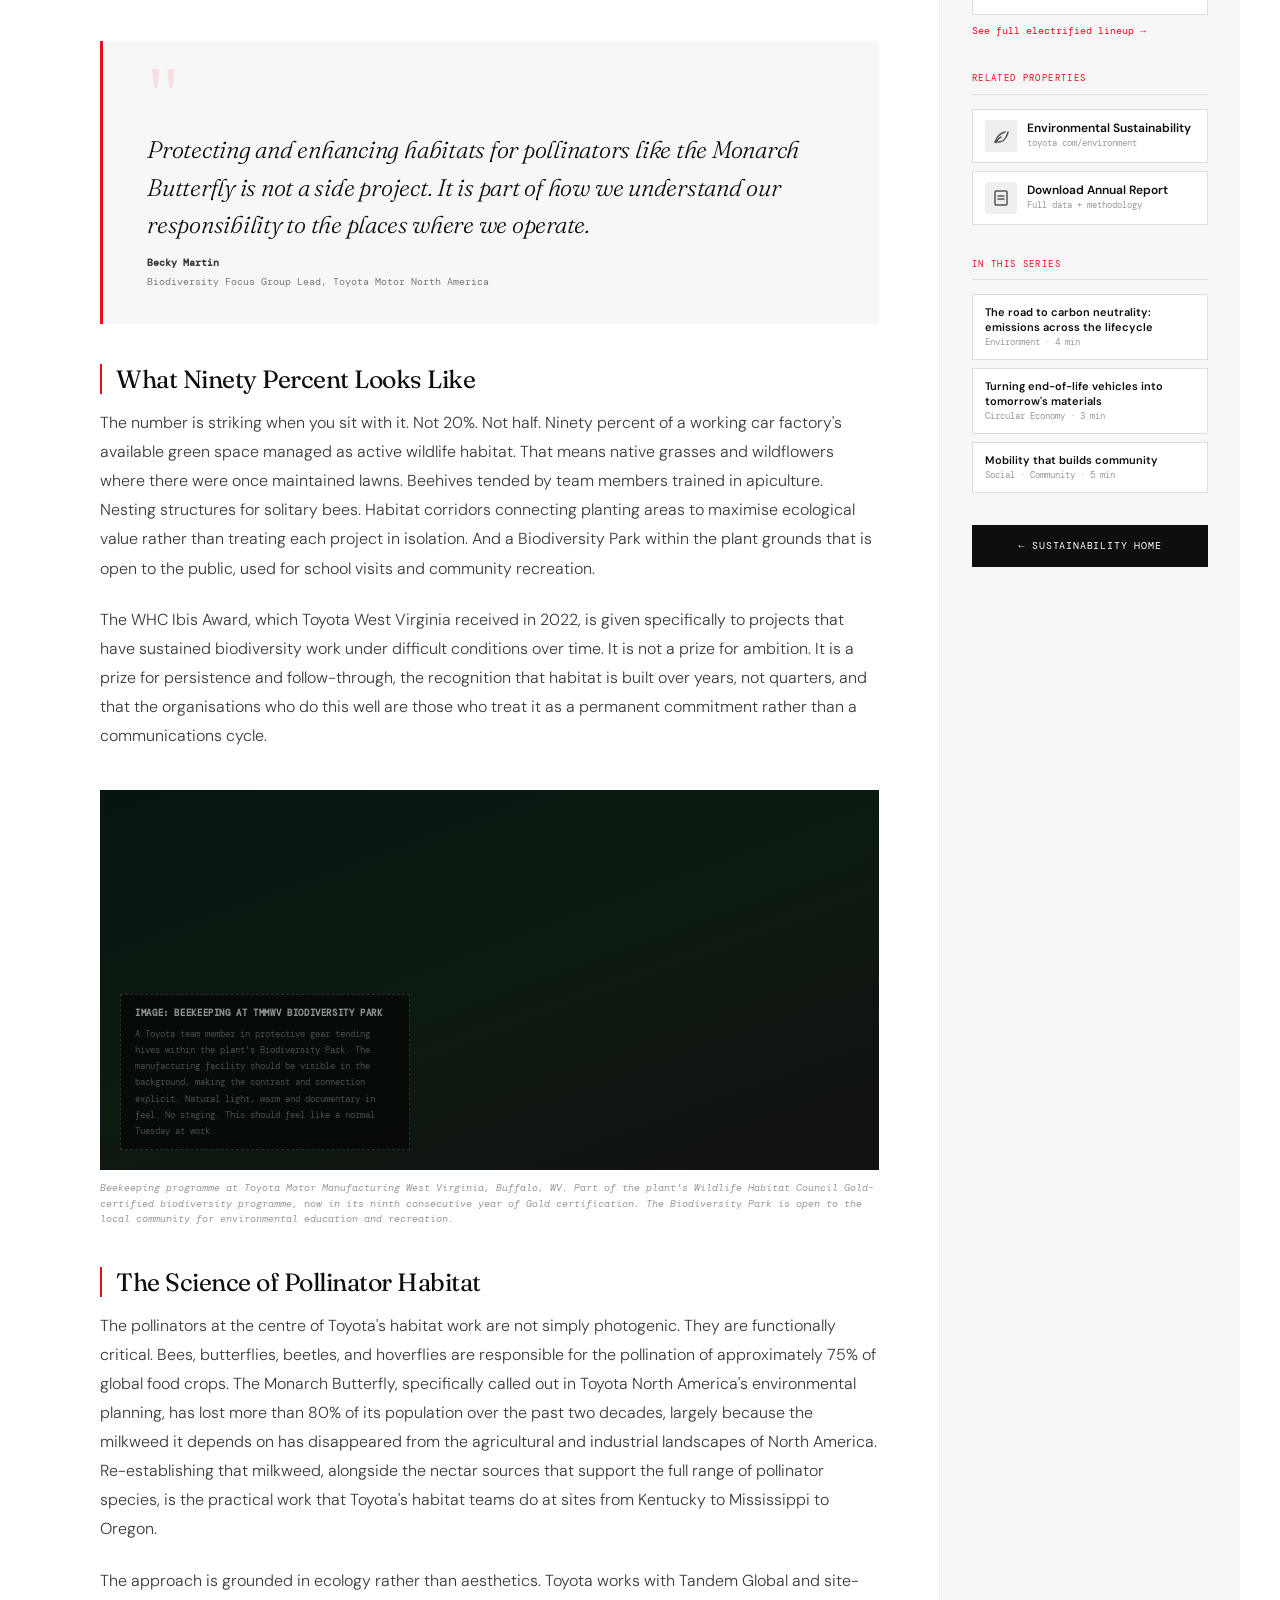
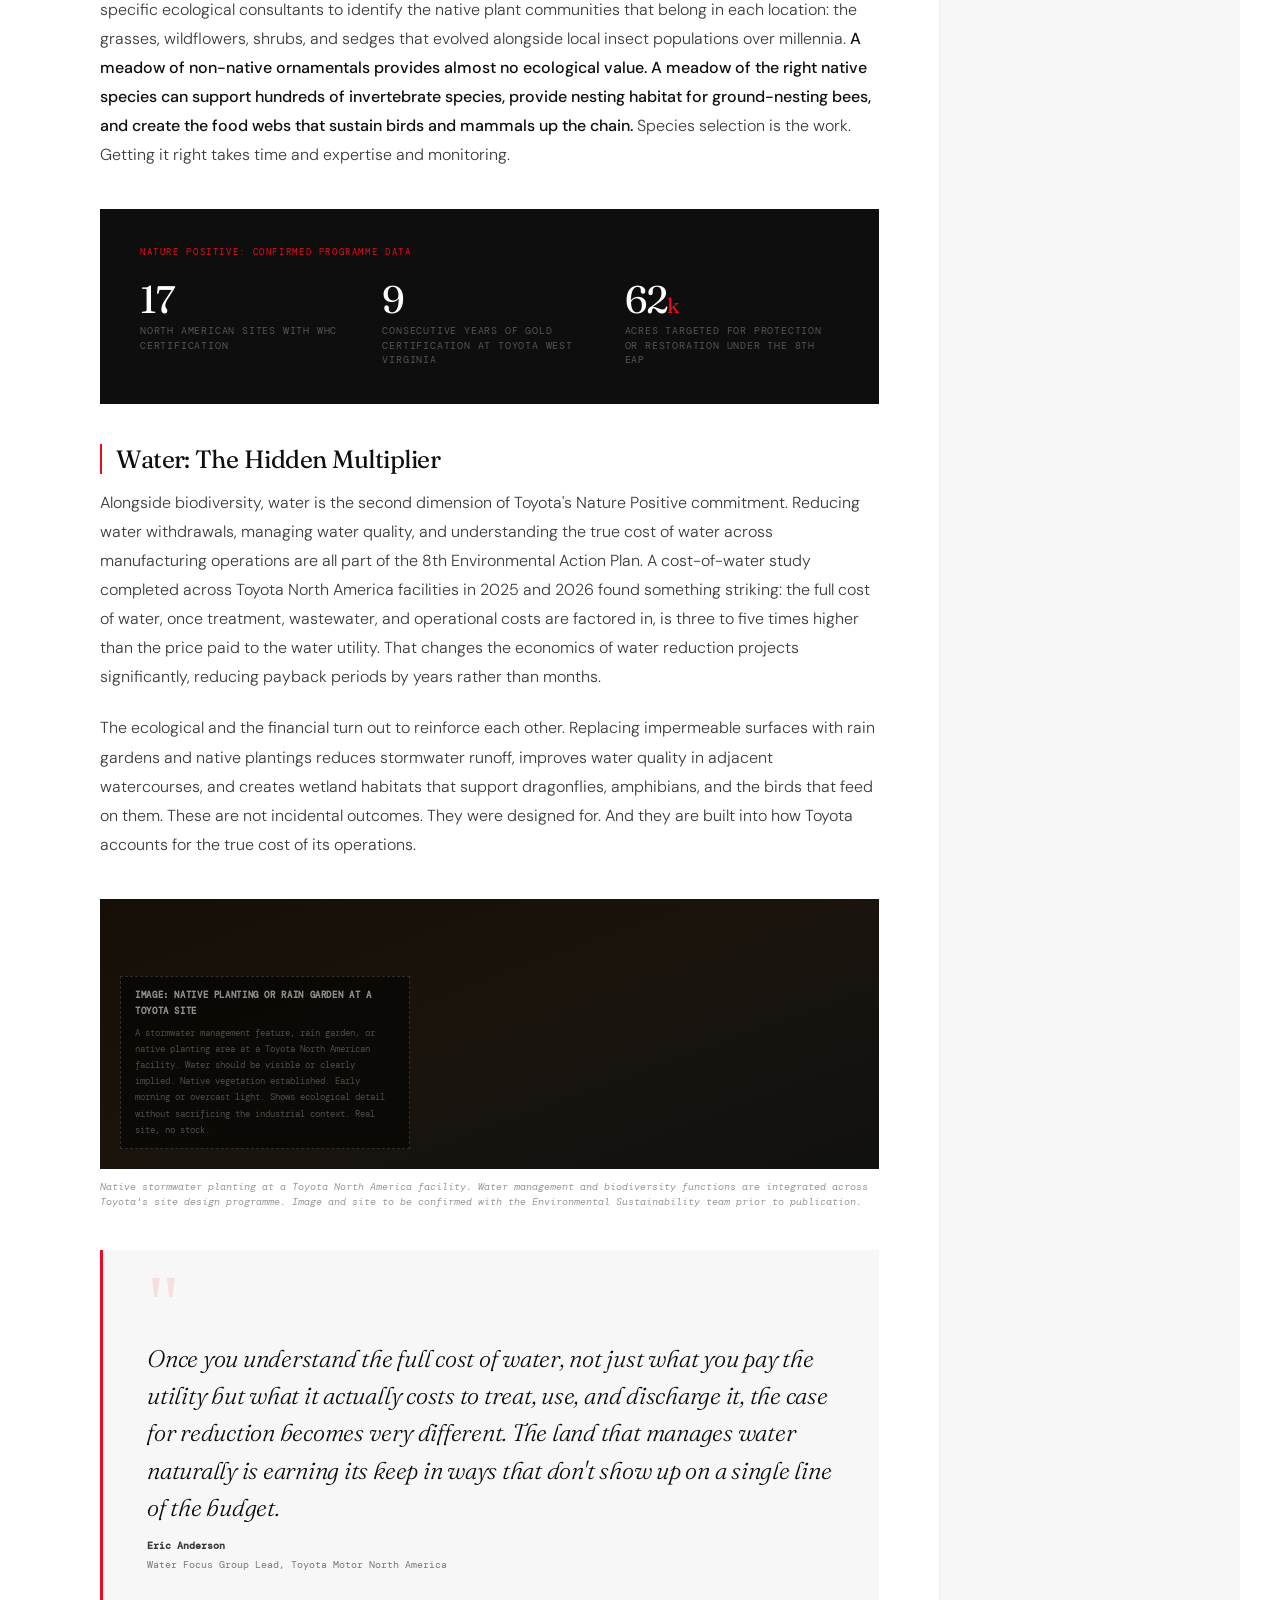
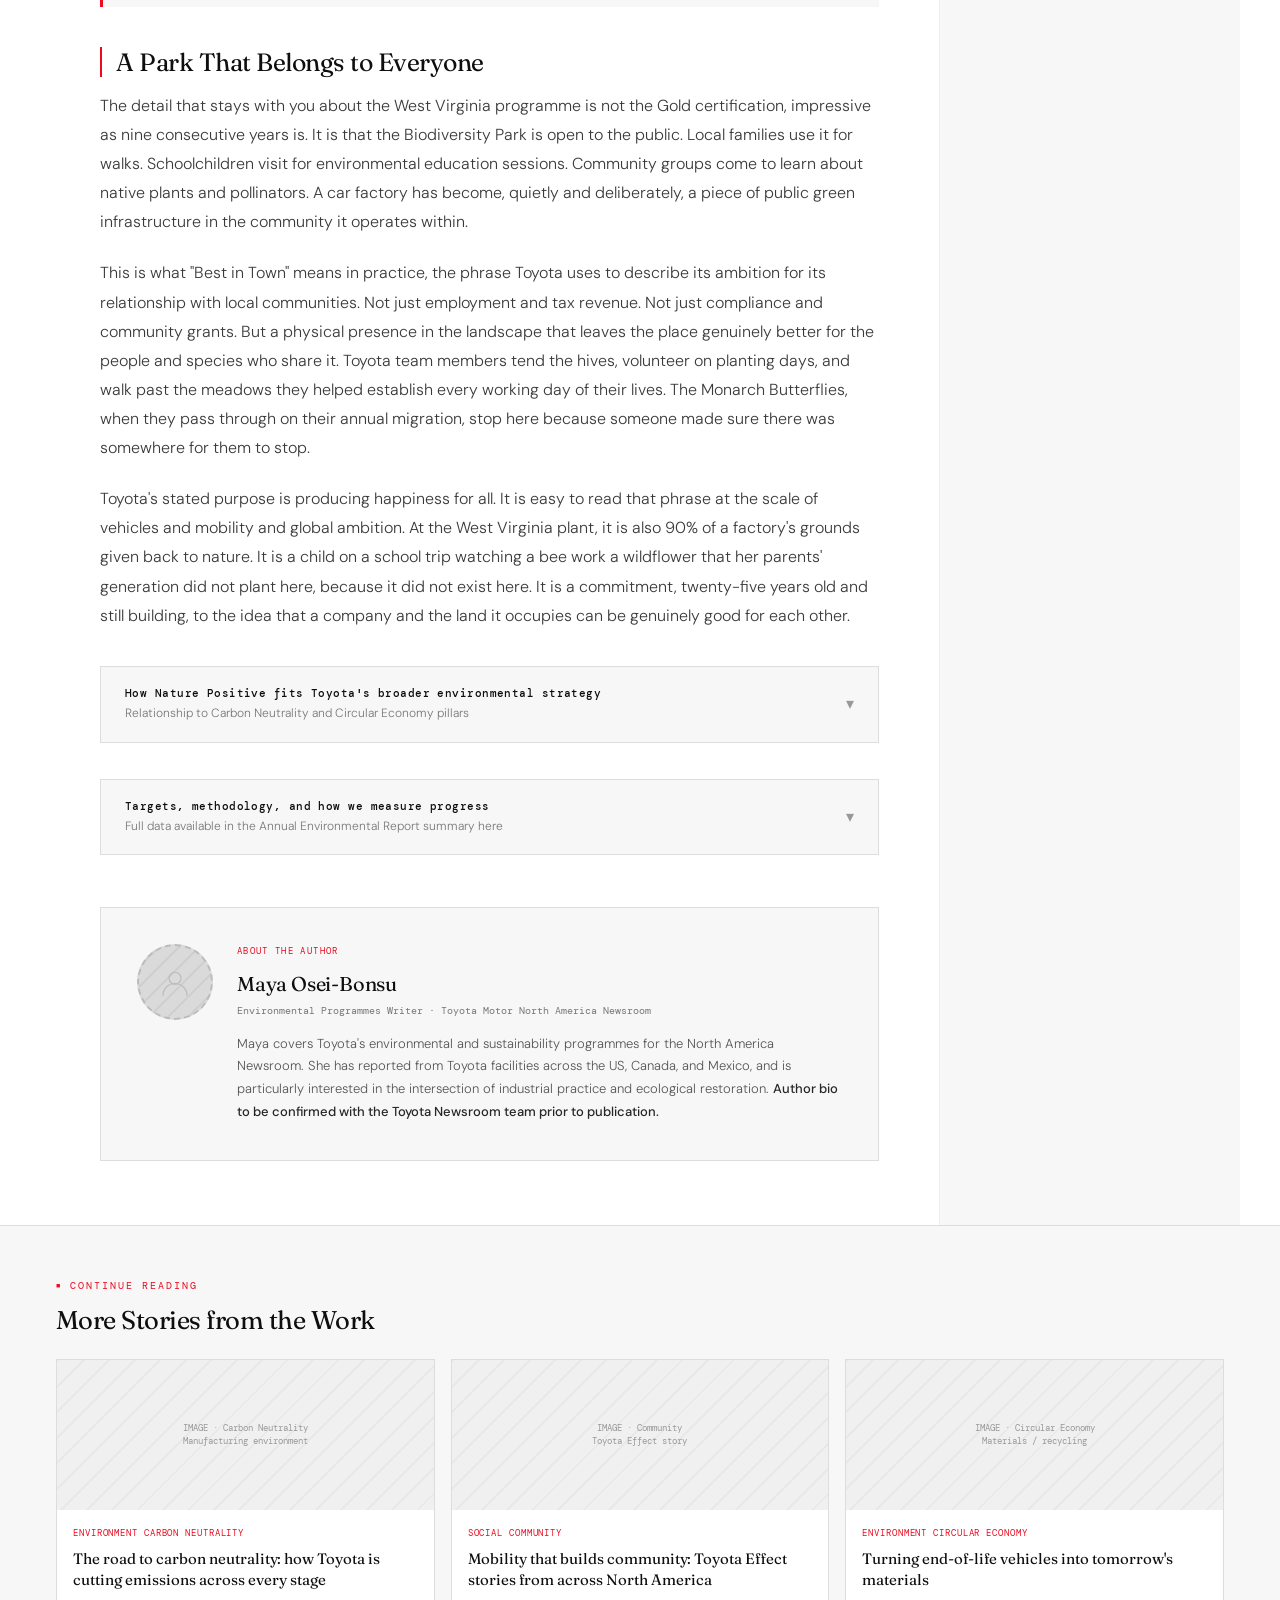
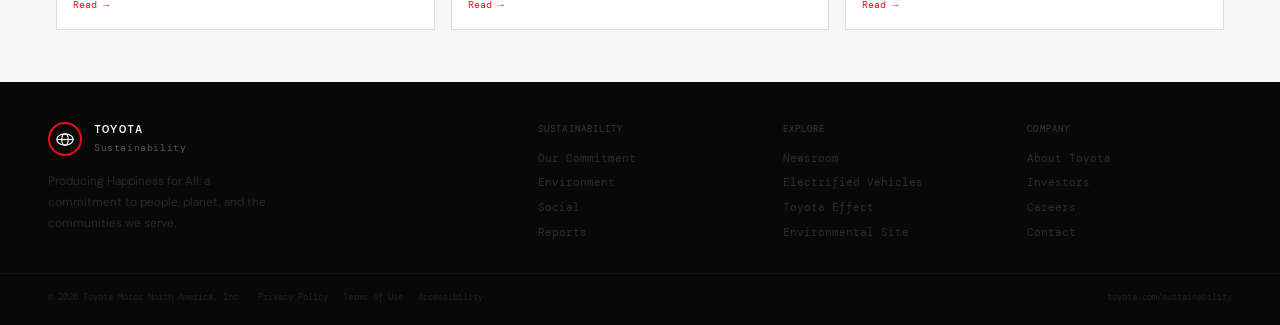
<file: story.html>
<!DOCTYPE html>
<html lang="en">
<head>
<meta charset="UTF-8">
<meta name="viewport" content="width=device-width, initial-scale=1.0">
<title>Where the Forest Meets the Factory Toyota US Sustainability</title>
<link rel="stylesheet" href="shared.css">
<style>
/* ═══ STORY HERO ═══ */
.story-hero{position:relative;height:72vh;min-height:500px;max-height:720px;overflow:hidden;background:var(--black);display:flex;flex-direction:column;justify-content:flex-end}
.sh-bg{position:absolute;inset:0;background:linear-gradient(160deg,#071510 0%,#0d1a10 40%,#111 100%)}
.sh-texture{position:absolute;inset:0;background:repeating-linear-gradient(125deg,#0d0d0d 0,#0d0d0d 1px,#141414 1px,#141414 28px);opacity:.6}
.sh-overlay{position:absolute;inset:0;background:linear-gradient(to top,rgba(0,0,0,.95) 0%,rgba(0,0,0,.55) 45%,rgba(0,0,0,.08) 100%)}
.sh-img-note{position:absolute;top:50%;right:52px;transform:translateY(-50%);border:1px dashed rgba(255,255,255,.14);padding:16px 20px;font-family:var(--font-mono);font-size:9px;color:rgba(255,255,255,.24);text-align:left;line-height:1.85;pointer-events:none;max-width:270px}
.sh-img-note strong{color:rgba(255,255,255,.5);display:block;margin-bottom:8px;font-weight:500;font-size:10px;letter-spacing:.08em;text-transform:uppercase}
.sh-content{position:relative;z-index:2;padding:0 56px 52px;max-width:860px}
.sh-breadcrumb{display:flex;align-items:center;gap:8px;font-family:var(--font-mono);font-size:9px;color:rgba(255,255,255,.3);margin-bottom:20px;flex-wrap:wrap}
.sh-breadcrumb a{color:rgba(255,255,255,.4);text-decoration:none;transition:color .2s}
.sh-breadcrumb a:hover{color:rgba(255,255,255,.7)}
.sh-breadcrumb span{opacity:.35}
.sh-category{display:inline-flex;align-items:center;gap:8px;font-family:var(--font-mono);font-size:9px;color:var(--red);letter-spacing:.18em;text-transform:uppercase;margin-bottom:16px;padding:4px 10px;border:1px solid rgba(235,10,30,.3);background:rgba(235,10,30,.07)}
.sh-headline{font-family:var(--font-display);font-size:clamp(30px,4.5vw,56px);font-weight:400;color:var(--white);letter-spacing:-.025em;line-height:1.08;margin-bottom:14px}
.sh-subheadline{font-family:var(--font-display);font-size:clamp(15px,1.8vw,21px);font-weight:300;font-style:italic;color:rgba(255,255,255,.48);line-height:1.55;max-width:660px}
@media(max-width:1099px){.sh-content{padding:0 28px 40px}.story-hero{height:60vh;min-height:420px}.sh-img-note{display:none}}
@media(max-width:767px){.sh-content{padding:0 20px 32px}.sh-headline{font-size:28px}.sh-subheadline{font-size:15px}}

/* ═══ META BAR ═══ */
.article-meta{background:var(--white);padding:20px 56px;display:flex;align-items:center;justify-content:space-between;gap:20px;border-bottom:1px solid var(--grey-100);flex-wrap:wrap}
.am-left{display:flex;align-items:center;gap:20px;flex-wrap:wrap}
.am-author{display:flex;align-items:center;gap:10px}
.am-author-avatar{width:36px;height:36px;border-radius:50%;background:var(--grey-200);border:1px dashed var(--grey-300);display:flex;align-items:center;justify-content:center}
.am-author-name{font-size:12px;font-weight:600;color:var(--black)}
.am-author-title{font-family:var(--font-mono);font-size:9px;color:var(--grey-500)}
.am-divider{width:1px;height:32px;background:var(--grey-200)}
.am-meta-item{font-family:var(--font-mono);font-size:10px;color:var(--grey-500)}
.am-meta-item strong{color:var(--grey-700)}
.am-share{display:flex;align-items:center;gap:8px}
.am-share-label{font-family:var(--font-mono);font-size:10px;color:var(--grey-400)}
.share-btn{width:32px;height:32px;border:1px solid var(--grey-200);display:flex;align-items:center;justify-content:center;cursor:pointer;transition:border-color .2s,background .2s;background:transparent}
.share-btn:hover{border-color:var(--red);background:var(--grey-50)}
.share-btn svg{width:14px;height:14px}
@media(max-width:1099px){.article-meta{padding:16px 28px}}
@media(max-width:767px){.article-meta{padding:14px 20px;flex-direction:column;align-items:flex-start}.am-divider{display:none}}

/* ═══ LAYOUT ═══ */
.article-wrap{display:grid;grid-template-columns:1fr 300px;gap:0;max-width:1200px;margin:0 auto}
.article-body{padding:52px 60px 64px;border-right:1px solid var(--grey-100)}
.article-sidebar{padding:48px 32px;background:var(--grey-50)}

.article-lede{font-family:var(--font-display);font-size:clamp(18px,1.9vw,23px);font-weight:300;color:var(--grey-800);line-height:1.65;letter-spacing:-.01em;margin-bottom:30px;padding-bottom:30px;border-bottom:1px solid var(--grey-200)}
.article-p{font-size:16px;color:var(--grey-700);line-height:1.82;margin-bottom:22px;font-weight:300}
.article-p strong{color:var(--black);font-weight:500}
.article-h3{font-family:var(--font-display);font-size:clamp(19px,2vw,25px);font-weight:400;color:var(--black);letter-spacing:-.02em;margin:40px 0 14px;line-height:1.2;border-left:2px solid var(--red);padding-left:14px}

.pull-quote{margin:40px 0;padding:34px 44px;background:var(--grey-50);border-left:3px solid var(--red)}
.pq-mark{font-family:Georgia,serif;font-size:80px;color:var(--red);line-height:.5;margin-bottom:16px;opacity:.1;display:block}
.pq-text{font-family:var(--font-display);font-size:clamp(18px,2vw,24px);font-weight:300;font-style:italic;color:var(--black);line-height:1.55;letter-spacing:-.01em;margin-bottom:12px}
.pq-attribution{font-family:var(--font-mono);font-size:10px;color:var(--grey-500);display:flex;flex-direction:column;gap:3px}
.pq-attribution strong{color:var(--grey-700)}

.article-img{margin:40px 0}
.ai-ph{display:flex;align-items:flex-end;justify-content:flex-start;padding:20px;position:relative}
.ai-ph.tall{height:380px}
.ai-ph.med{height:270px}
.ai-green{background:linear-gradient(160deg,#071510 0%,#0d1a10 50%,#111 100%)}
.ai-earth{background:linear-gradient(160deg,#150f07 0%,#1a140d 50%,#111 100%)}
.ai-note{font-family:var(--font-mono);font-size:9px;color:rgba(255,255,255,.28);background:rgba(0,0,0,.55);border:1px dashed rgba(255,255,255,.15);padding:10px 14px;line-height:1.8;max-width:290px}
.ai-note strong{color:rgba(255,255,255,.55);display:block;margin-bottom:5px;text-transform:uppercase;letter-spacing:.07em}
.ai-caption{margin-top:10px;font-family:var(--font-mono);font-size:10px;color:var(--grey-400);line-height:1.55;font-style:italic}

.impact-callout{background:var(--black);margin:40px 0;padding:36px 40px}
.ic-overline{font-family:var(--font-mono);font-size:9px;color:var(--red);text-transform:uppercase;letter-spacing:.18em;margin-bottom:20px;display:block}
.ic-grid{display:grid;grid-template-columns:repeat(3,1fr);gap:28px}
.ic-val{font-family:var(--font-display);font-size:clamp(28px,3vw,42px);font-weight:400;color:var(--white);letter-spacing:-.02em;line-height:1;margin-bottom:6px}
.ic-val small{font-size:.55em;color:var(--red)}
.ic-lbl{font-family:var(--font-mono);font-size:10px;color:var(--grey-600);text-transform:uppercase;letter-spacing:.08em;line-height:1.45}

.ds{margin:36px 0;border:1px solid var(--grey-200)}
.ds-head{padding:18px 24px;background:var(--grey-50);cursor:pointer;display:flex;align-items:center;justify-content:space-between;user-select:none;transition:background .2s}
.ds-head:hover{background:var(--grey-100)}
.ds-title{font-family:var(--font-mono);font-size:11px;font-weight:500;color:var(--black);letter-spacing:.04em}
.ds-sub{font-size:12px;color:var(--grey-500);font-weight:300;margin-top:2px}
.ds-chev{font-size:16px;color:var(--grey-400);transition:transform .3s;flex-shrink:0}
.ds-chev.open{transform:rotate(180deg)}
.ds-body{max-height:0;overflow:hidden;transition:max-height .45s ease}
.ds-body.open{max-height:800px}
.ds-inner{padding:24px;border-top:1px solid var(--grey-200)}

/* ── AUTHOR BIO ── */
.author-bio{margin:52px 0 0;padding:36px;background:var(--grey-50);border:1px solid var(--grey-200);display:grid;grid-template-columns:auto 1fr;gap:24px;align-items:start}
.ab-avatar{width:76px;height:76px;border-radius:50%;background:repeating-linear-gradient(135deg,#cfcfcf,#cfcfcf 2px,#dadada 2px,#dadada 14px);border:2px dashed var(--grey-300);display:flex;align-items:center;justify-content:center;flex-shrink:0}
.ab-label{font-family:var(--font-mono);font-size:9px;color:var(--red);text-transform:uppercase;letter-spacing:.15em;margin-bottom:9px}
.ab-name{font-family:var(--font-display);font-size:20px;font-weight:400;color:var(--black);letter-spacing:-.01em;margin-bottom:3px}
.ab-title{font-family:var(--font-mono);font-size:10px;color:var(--grey-500);margin-bottom:14px}
.ab-bio{font-size:13px;color:var(--grey-600);line-height:1.75;font-weight:300}
.ab-bio strong{color:var(--grey-800);font-weight:500}
@media(max-width:767px){.author-bio{grid-template-columns:1fr;gap:16px}.ab-avatar{width:60px;height:60px}}

/* ── SHARE STICKY ── */
.share-sticky{position:fixed;left:0;top:50%;transform:translateY(-50%);display:flex;flex-direction:column;gap:8px;padding:12px 10px;background:var(--white);border-right:1px solid var(--grey-100);z-index:50;box-shadow:2px 0 12px rgba(0,0,0,.06)}
.share-sticky .share-btn{width:36px;height:36px}
.ss-label{font-family:var(--font-mono);font-size:8px;color:var(--grey-400);text-transform:uppercase;letter-spacing:.1em;writing-mode:vertical-lr;transform:rotate(180deg);text-align:center;margin:4px auto}

/* ── SIDEBAR ── */
.sw{margin-bottom:32px}
.sw-lbl{font-family:var(--font-mono);font-size:9px;color:var(--red);text-transform:uppercase;letter-spacing:.15em;margin-bottom:14px;padding-bottom:8px;border-bottom:1px solid var(--grey-200)}
.sw-stat{margin-bottom:14px}
.sw-num{font-family:var(--font-display);font-size:28px;font-weight:400;color:var(--black);letter-spacing:-.02em;line-height:1}
.sw-num small{font-size:.55em;color:var(--red)}
.sw-num-lbl{font-family:var(--font-mono);font-size:9px;color:var(--grey-500);text-transform:uppercase;letter-spacing:.08em;line-height:1.4;margin-top:4px}
.sw-link{display:flex;align-items:center;gap:10px;padding:10px 12px;background:var(--white);border:1px solid var(--grey-200);margin-bottom:8px;cursor:pointer;transition:border-color .2s;text-decoration:none}
.sw-link:hover{border-color:var(--red)}
.sw-link-icon{width:32px;height:32px;background:var(--grey-100);border-radius:3px;display:flex;align-items:center;justify-content:center;flex-shrink:0}
.sw-link-icon svg{width:16px;height:16px}
.sw-link-name{font-size:12px;font-weight:600;color:var(--black);line-height:1.2}
.sw-link-url{font-family:var(--font-mono);font-size:9px;color:var(--grey-400)}
.sw-product{background:var(--white);border:1px solid var(--grey-200);margin-bottom:8px;overflow:hidden;text-decoration:none;display:block;transition:border-color .2s}
.sw-product:hover{border-color:var(--red)}
.sw-pimg{height:78px;background:repeating-linear-gradient(135deg,#e8e8e8,#e8e8e8 2px,#f2f2f2 2px,#f2f2f2 16px);display:flex;align-items:center;justify-content:center}
.sw-pimg-note{font-family:var(--font-mono);font-size:8px;color:var(--grey-400);text-align:center;line-height:1.5}
.sw-pbody{padding:10px 12px}
.sw-pmodel{font-size:13px;font-weight:600;color:var(--black)}
.sw-ptag{font-family:var(--font-mono);font-size:8px;color:var(--red);text-transform:uppercase;letter-spacing:.08em;margin-top:2px}

/* ── RELATED ── */
.related-section{padding:52px 56px;background:var(--grey-50);border-top:1px solid var(--grey-200)}
.related-grid{display:grid;grid-template-columns:repeat(3,1fr);gap:16px;margin-top:24px}
.rc{border:1px solid var(--grey-200);background:var(--white);display:flex;flex-direction:column;overflow:hidden;cursor:pointer;transition:box-shadow .2s;text-decoration:none}
.rc:hover{box-shadow:0 6px 24px rgba(0,0,0,.09)}
.rc-img{height:150px;background:repeating-linear-gradient(135deg,#e8e8e8,#e8e8e8 2px,#f0f0f0 2px,#f0f0f0 18px);display:flex;align-items:center;justify-content:center}
.rc-img-note{font-family:var(--font-mono);font-size:9px;color:var(--grey-400);text-align:center;padding:8px;line-height:1.5}
.rc-body{padding:16px;flex:1;display:flex;flex-direction:column;gap:7px}
.rc-tag{font-family:var(--font-mono);font-size:9px;color:var(--red);text-transform:uppercase;letter-spacing:.1em}
.rc-title{font-family:var(--font-display);font-size:15px;font-weight:400;color:var(--black);line-height:1.4;flex:1}
.rc-read{font-family:var(--font-mono);font-size:10px;color:var(--red);margin-top:auto;display:flex;align-items:center;gap:3px}

/* ── BACK NAV ── */
.back-nav{background:var(--white);border-bottom:1px solid var(--grey-100);padding:14px 56px;display:flex;align-items:center;justify-content:space-between;gap:20px;flex-wrap:wrap;position:sticky;top:64px;z-index:40}
.back-link{font-family:var(--font-mono);font-size:10px;color:var(--grey-500);text-decoration:none;display:flex;align-items:center;gap:6px;transition:color .2s}
.back-link:hover{color:var(--black)}
.back-progress{display:flex;align-items:center;gap:8px;font-family:var(--font-mono);font-size:10px;color:var(--grey-400)}
.back-bar{width:120px;height:2px;background:var(--grey-200);border-radius:1px;overflow:hidden}
.back-fill{height:100%;background:var(--red);width:0%;transition:width .1s}

@media(max-width:1099px){
  .article-wrap{grid-template-columns:1fr}
  .article-body{padding:36px 28px 48px;border-right:none}
  .article-sidebar{padding:32px 28px;border-top:1px solid var(--grey-200)}
  .share-sticky{display:none}
  .back-nav{padding:12px 28px;top:58px}
  .related-section{padding:36px 28px}
  .ic-grid{grid-template-columns:1fr 1fr}
}
@media(max-width:767px){
  .article-body{padding:24px 20px 36px}
  .article-sidebar{padding:24px 20px}
  .pull-quote{padding:22px 24px}
  .impact-callout{padding:24px 20px}
  .related-section{padding:28px 20px}
  .related-grid{grid-template-columns:1fr}
  .back-nav{padding:10px 20px}
  .back-progress{display:none}
}
</style>
</head>
<body>
<!-- ANTENNA GROUP PASSWORD GATE -->
<link href="https://fonts.googleapis.com/css2?family=Inter:wght@300;400;500;600;700&display=swap" rel="stylesheet">
<div id="pw-gate" style="position:fixed;inset:0;z-index:9999;background:#E8E6E1;display:flex;flex-direction:column;align-items:center;justify-content:center;font-family:'Inter',-apple-system,BlinkMacSystemFont,sans-serif">
  <style>
    #pw-gate *{box-sizing:border-box}
    #pw-input{width:100%;padding:14px 16px;border:1px solid #D9D6D0;background:#fff;font-family:'Inter',-apple-system,sans-serif;font-size:14px;color:#1A1A1A;border-radius:0;outline:none;transition:border-color .2s;letter-spacing:.02em}
    #pw-input::placeholder{color:#999;font-weight:300}
    #pw-input:focus{border-color:#1A1A1A}
    #pw-btn{width:100%;background:#E8FF00;color:#1A1A1A;border:none;padding:15px 28px;font-family:'Inter',-apple-system,sans-serif;font-size:13px;font-weight:600;letter-spacing:.1em;text-transform:uppercase;cursor:pointer;border-radius:0;transition:background .15s}
    #pw-btn:hover{background:#D4E800}
    @keyframes ag-up{from{opacity:0;transform:translateY(10px)}to{opacity:1;transform:translateY(0)}}
    .ag-in{animation:ag-up .4s ease both}
    .ag-in-2{animation:ag-up .4s .1s ease both}
    .ag-in-3{animation:ag-up .4s .2s ease both}
  </style>

  <!-- Top left wordmark -->
  <div class="ag-in" style="position:absolute;top:28px;left:32px">
<svg width="160" height="41" viewBox="0 0 196 50" fill="none" xmlns="http://www.w3.org/2000/svg">
<g id="logo">
<g id="Group">
<path id="Vector" d="M72.0572 23.7025V11.9509H66.4941V6.25498H72.0572V0H77.6671V6.25498H84.4537V11.9509H77.6671V23.7025C77.6671 25.5907 78.7304 26.4585 80.6656 26.4585H84.4537V31.1498H80.0362C75.1534 31.1498 72.0572 28.7299 72.0572 23.7025Z" fill="#111720"/>
<path id="Vector_2" d="M59.0079 11.9504H39.8091V5.99648H45.419V8.77603C47.5496 6.64543 51.0172 5.51172 54.5005 5.51172C59.8211 5.51172 64.6179 8.41246 64.6179 14.7026V31.1454H59.0079V11.9465V11.9504Z" fill="#111720"/>
<g id="Group_2">
<path id="Vector_3" d="M30.446 13.6403C30.446 11.1187 27.5608 10.1101 24.5155 10.1101C21.6616 10.1101 18.8782 11.4627 18.6358 13.6403H13.0728C13.5106 8.22188 19.144 5.5166 24.5624 5.5166C29.9807 5.5166 36.0051 7.88567 36.0051 13.8826V31.1503H30.446V13.6403Z" fill="#111720"/>
<path id="Vector_4" d="M33.5966 19.6251L30.4496 19.3592H18.6512V31.1499H13.0764V27.2171C13.0764 19.7697 16.845 15.8486 24.5426 15.8486C28.7569 15.8486 30.9656 16.9863 33.5966 19.6173V19.6212V19.6251Z" fill="#111720"/>
</g>
<path id="Vector_5" d="M5.89922 25.251H0V31.1502H5.89922V25.251Z" fill="#111720"/>
<path id="Vector_6" d="M111.839 19.3509C111.855 19.0928 111.862 18.8348 111.862 18.5729C111.862 11.3601 106.084 5.51562 98.9536 5.51562C91.823 5.51562 86.0449 11.364 86.0449 18.5729C86.0449 25.7817 91.823 31.6302 98.9536 31.6302H99.626C104.884 31.6302 109.403 28.4518 111.417 23.8896H105.834C104.454 25.7974 102.21 27.0406 99.6769 27.0406H99.0044C94.8097 27.0406 91.4086 23.6394 91.4086 19.4447C91.4086 19.4134 91.4086 19.3821 91.4086 19.3509H111.839ZM99.0044 10.1091C102.37 10.1091 105.224 12.2984 106.221 15.332H91.7878C92.7847 12.2984 95.6385 10.1091 99.0044 10.1091Z" fill="#111720"/>
<path id="Vector_7" d="M129.74 5.51562C125.897 5.51562 122.785 6.64934 120.659 8.77994V6.00039H115.049V31.1493H120.659V16.3602C120.659 12.0482 124.49 10.3515 127.782 10.3515C131.613 10.3515 134.244 12.0482 134.244 15.8754V31.1493H139.854V14.7065C139.854 8.42028 135.061 5.51562 129.736 5.51562H129.74Z" fill="#111720"/>
<path id="Vector_8" d="M183.599 5.51562C178.181 5.51562 172.544 8.22481 172.11 13.6393H177.673C177.915 11.4618 180.699 10.1091 183.552 10.1091C186.598 10.1091 189.483 11.1177 189.483 13.6393V17.1342C186.973 16.2546 184.741 15.8285 182.231 15.8285C174.541 15.8285 171.703 20.0702 171.703 24.2649C171.703 27.9084 173.955 30.0156 177.106 31.0555C178.259 31.4386 179.534 31.6341 180.863 31.6341C184.002 31.6341 187.247 30.5707 189.483 28.401V31.1532H195.042V13.8856C195.042 7.88861 189.26 5.51953 183.599 5.51953V5.51562ZM182.196 27.5488C179.545 27.5488 177.571 26.3877 177.501 24.0655C177.466 22.8966 177.978 21.5557 179.021 20.723C180.343 19.6675 181.52 19.3587 185.398 19.3587H189.479V21.8763C189.338 25.5159 185.554 27.5449 182.196 27.5449V27.5488Z" fill="#111720"/>
<path id="Vector_9" d="M158.353 5.51562C154.51 5.51562 151.398 6.64934 149.271 8.77994V6.00039H143.661V31.1493H149.271V16.3602C149.271 12.0482 153.102 10.3515 156.394 10.3515C160.225 10.3515 162.856 12.0482 162.856 15.8754V31.1493H168.466V14.7065C168.466 8.42028 163.673 5.51562 158.349 5.51562H158.353Z" fill="#111720"/>
</g>
<g id="Group_3">
<g id="Group_4">
<path id="Vector_10" d="M163.001 48.0651H164.087C164.158 48.5225 164.713 49.0542 165.706 49.0542C166.699 49.0542 167.418 48.4756 167.418 47.4631V46.6656C166.972 47.2559 166.308 47.5843 165.416 47.5843C163.821 47.5843 162.688 46.3645 162.688 44.3395C162.688 42.3144 163.821 41.0947 165.416 41.0947C166.308 41.0947 166.972 41.4192 167.418 42.0134V41.2159H168.481V47.467C168.481 49.1089 167.227 50.0002 165.706 50.0002C164.185 50.0002 163.122 49.1558 163.004 48.069L163.001 48.0651ZM165.702 46.6421C166.425 46.6421 167.137 46.1964 167.414 45.5436V43.1315C167.137 42.4786 166.425 42.033 165.702 42.033C164.545 42.033 163.771 42.9126 163.771 44.3395C163.771 45.7664 164.545 46.646 165.702 46.646V46.6421Z" fill="#111720"/>
</g>
<g id="Group_5">
<path id="Vector_11" d="M170.459 41.212H171.523V42.2519C171.992 41.5287 172.731 41.0947 173.501 41.0947H173.743V42.1815H173.501C172.535 42.1815 171.812 42.7132 171.523 43.3152V47.467H170.459V41.2159V41.212Z" fill="#111720"/>
</g>
<g id="Group_6">
<path id="Vector_12" d="M174.525 44.3366C174.525 42.2372 175.827 41.0918 177.52 41.0918C179.213 41.0918 180.515 42.2372 180.515 44.3366C180.515 46.4359 179.213 47.5813 177.52 47.5813C175.827 47.5813 174.525 46.4359 174.525 44.3366ZM179.424 44.3366C179.424 42.8393 178.603 42.03 177.516 42.03C176.429 42.03 175.608 42.8393 175.608 44.3366C175.608 45.8339 176.429 46.6431 177.516 46.6431C178.603 46.6431 179.424 45.8339 179.424 44.3366Z" fill="#111720"/>
</g>
<g id="Group_7">
<path id="Vector_13" d="M184.638 46.643C185.362 46.643 186.038 46.1582 186.304 45.7243V41.2129H187.367V47.464H186.304V46.6899C185.823 47.245 185.084 47.5812 184.302 47.5812C182.973 47.5812 182.082 46.858 182.082 45.2864V41.209H183.145V45.0714C183.145 46.1582 183.747 46.6391 184.642 46.6391L184.638 46.643Z" fill="#111720"/>
</g>
<g id="Group_8">
<path id="Vector_14" d="M190.323 46.6665V49.8761H189.26V41.213H190.323V42.0105C190.769 41.4202 191.433 41.0918 192.325 41.0918C193.916 41.0918 195.053 42.3115 195.053 44.3366C195.053 46.3616 193.92 47.5813 192.325 47.5813C191.433 47.5813 190.769 47.2569 190.323 46.6626V46.6665ZM192.035 46.6431C193.193 46.6431 193.967 45.7635 193.967 44.3366C193.967 42.9097 193.193 42.03 192.035 42.03C191.312 42.03 190.601 42.4757 190.323 43.1286V45.5406C190.601 46.1935 191.312 46.6392 192.035 46.6392V46.6431Z" fill="#111720"/>
</g>
</g>
</g>
</svg>
  </div>

  <!-- Top right label -->
  <div class="ag-in" style="position:absolute;top:32px;right:32px">
    <span style="font-size:9px;font-weight:500;letter-spacing:.16em;text-transform:uppercase;color:#999">Confidential Preview</span>
  </div>

  <!-- Centre -->
  <div class="ag-in-2" style="width:100%;max-width:400px;padding:0 24px">

    <!-- Yellow accent bar -->
    <div style="width:40px;height:4px;background:#E8FF00;margin-bottom:28px"></div>

    <div style="margin-bottom:8px">
      <div style="font-size:22px;font-weight:600;color:#1A1A1A;letter-spacing:-.02em;line-height:1.15">Toyota US Sustainability</div>
      <div style="font-size:22px;font-weight:300;color:#1A1A1A;letter-spacing:-.02em;line-height:1.15">Prototype Preview</div>
    </div>

    <div style="font-size:13px;font-weight:300;color:#666666;margin-bottom:28px;line-height:1.5">Enter your access code to continue.</div>

    <!-- Input -->
    <div style="margin-bottom:6px">
      <input id="pw-input" type="password" placeholder="Access code" autocomplete="off" onkeydown="if(event.key==='Enter')checkPw()">
    </div>

    <!-- Error -->
    <div id="pw-err" style="font-size:11px;color:#E53935;min-height:20px;margin-bottom:10px;font-weight:400;letter-spacing:.02em"></div>

    <!-- Button -->
    <button id="pw-btn" onclick="checkPw()">Enter</button>

  </div>

  <!-- Bottom -->
  <div class="ag-in-3" style="position:absolute;bottom:28px;left:0;right:0;text-align:center">
    <div style="font-size:10px;color:#999;letter-spacing:.1em;font-weight:400">antennagroup.com</div>
  </div>
</div>
<script>
(function(){
  if(sessionStorage.getItem('ag_auth')==='1'){document.getElementById('pw-gate').style.display='none';}
  else{setTimeout(function(){var i=document.getElementById('pw-input');if(i)i.focus();},200);}
})();
function checkPw(){
  var v=document.getElementById('pw-input').value.trim().toLowerCase();
  if(v==='antennagroup'){
    sessionStorage.setItem('ag_auth','1');
    var g=document.getElementById('pw-gate');
    g.style.transition='opacity .3s ease';g.style.opacity='0';
    setTimeout(function(){g.style.display='none'},320);
  } else {
    var e=document.getElementById('pw-err');
    e.textContent='Incorrect access code. Please try again.';
    document.getElementById('pw-input').value='';
    document.getElementById('pw-input').focus();
    setTimeout(function(){e.textContent=''},3000);
  }
}
</script>

<!-- SHARE STICKY -->
<div class="share-sticky" aria-label="Share article">
  <span class="ss-label">Share</span>
  <button class="share-btn" title="LinkedIn"><svg viewBox="0 0 16 16" fill="none"><rect x="1" y="1" width="14" height="14" rx="2" stroke="currentColor" stroke-width="1.5"/><path d="M4 6.5v5M4 4.5v.01M7 11.5V8.5a1.5 1.5 0 0 1 3 0v3M7 8.5V11.5" stroke="currentColor" stroke-width="1.5" stroke-linecap="round"/></svg></button>
  <button class="share-btn" title="Share on X"><svg viewBox="0 0 16 16" fill="none"><path d="M2 2l5 5.5M14 2l-5 5.5M2 2l5 5.5L2 14M14 2L9 7.5 14 14" stroke="currentColor" stroke-width="1.5" stroke-linecap="round"/></svg></button>
  <button class="share-btn" title="Copy link" onclick="navigator.clipboard&&navigator.clipboard.writeText(window.location.href)"><svg viewBox="0 0 16 16" fill="none"><path d="M6.5 9.5a3.5 3.5 0 0 0 5 0l2-2a3.5 3.5 0 0 0-5-5L7 4" stroke="currentColor" stroke-width="1.5" stroke-linecap="round"/><path d="M9.5 6.5a3.5 3.5 0 0 0-5 0l-2 2a3.5 3.5 0 0 0 5 5L9 12" stroke="currentColor" stroke-width="1.5" stroke-linecap="round"/></svg></button>
</div>

<!-- SEARCH OVERLAY -->
<div class="search-overlay" id="search-overlay" role="dialog" aria-label="Search">
  <button class="so-close" onclick="closeSearch()" aria-label="Close search">✕</button>
  <div class="search-overlay-inner">
    <div class="so-label">Search</div>
    <div class="so-field">
      <input class="so-input" type="text" placeholder="Carbon neutrality, reports, community…" id="so-input" autocomplete="off">
      <button class="so-submit" onclick="doSearch()">Search</button>
    </div>
    <div class="so-hints">
      <button class="so-hint" onclick="fillSearch('carbon neutrality')">Carbon neutrality</button>
      <button class="so-hint" onclick="fillSearch('reports')">Reports</button>
      <button class="so-hint" onclick="fillSearch('community')">Community</button>
      <button class="so-hint" onclick="fillSearch('nature positive')">Nature positive</button>
      <button class="so-hint" onclick="fillSearch('electrified')">Electrified vehicles</button>
    </div>
  </div>
</div>

<!-- NAV -->
<nav class="site-nav">
  <div class="nav-utility">
    
    <div class="nav-utility-links">
      <a href="#">toyota.com</a>
      <a href="#">Investors</a>
      <a href="#">Careers</a>
    </div>
  </div>
  <div class="nav-main">
    <a href="index.html" class="nav-logo">
      <div class="nav-logo-ring"><svg width="22" height="16" viewBox="0 0 22 16" fill="none"><ellipse cx="11" cy="8" rx="10" ry="7" stroke="white" stroke-width="1.5"/><ellipse cx="11" cy="8" rx="4" ry="7" stroke="white" stroke-width="1.5"/><line x1="1" y1="8" x2="21" y2="8" stroke="white" stroke-width="1.5"/></svg></div>
      <div class="nav-logo-text"><strong>TOYOTA</strong><span>Sustainability</span></div>
    </a>
        <div class="nav-links">
      <div class="nav-item dd">
        <a href="index.html" class="nav-link">Overview</a>
        <div class="nav-dropdown">
          <a href="index.html#esg" onclick="if(window.switchTab)switchTab('env')">
            <svg viewBox="0 0 16 16" fill="none"><path d="M12 4C5 6 4.5 10 3 14l1 .3.5-1.3C5 13.5 6 14 7 14c7 0 8-10 8-10" stroke="currentColor" stroke-width="1.3" stroke-linecap="round"/><path d="M4 14C5 12 7 10 9 9" stroke="currentColor" stroke-width="1.3" stroke-linecap="round"/></svg>
            Environmental
          </a>
          <a href="index.html#esg" onclick="if(window.switchTab)switchTab('social')">
            <svg viewBox="0 0 16 16" fill="none"><circle cx="5.5" cy="5.5" r="2.5" stroke="currentColor" stroke-width="1.3"/><path d="M1 14c0-2.5 2-4.5 4.5-4.5S10 11.5 10 14" stroke="currentColor" stroke-width="1.3" stroke-linecap="round"/><circle cx="12" cy="5" r="2" stroke="currentColor" stroke-width="1.3"/><path d="M12 9.5c1.8.3 3 1.8 3 3.5" stroke="currentColor" stroke-width="1.3" stroke-linecap="round"/></svg>
            Social
          </a>
          <a href="index.html#esg" onclick="if(window.switchTab)switchTab('gov')">
            <svg viewBox="0 0 16 16" fill="none"><rect x="2" y="7" width="12" height="8" rx="1" stroke="currentColor" stroke-width="1.3"/><path d="M5 7V5a3 3 0 0 1 6 0v2" stroke="currentColor" stroke-width="1.3" stroke-linecap="round"/><circle cx="8" cy="11" r="1.2" fill="currentColor"/></svg>
            Governance
          </a>
          <a href="index.html#lineup">
            <svg viewBox="0 0 16 16" fill="none"><path d="M1 11h2l1-3h8l1 3h2" stroke="currentColor" stroke-width="1.3" stroke-linecap="round" stroke-linejoin="round"/><rect x="3" y="11" width="10" height="3" rx="1" stroke="currentColor" stroke-width="1.3"/><circle cx="5" cy="14" r="1" fill="currentColor"/><circle cx="11" cy="14" r="1" fill="currentColor"/></svg>
            Product
          </a>
        </div>
      </div>
      <a href="reports.html" class="nav-link">Reports</a>
      <a href="newsroom.html" class="nav-link">Newsroom</a>
    </div>
    <div class="nav-search-field" role="search">
      <input class="nav-search-input" type="text" placeholder="Search…" aria-label="Search" onfocus="openSearch()" readonly>
      <button class="nav-search-icon" onclick="openSearch()" aria-label="Open search">
        <svg viewBox="0 0 20 20" fill="none"><circle cx="8.5" cy="8.5" r="5.5" stroke="currentColor" stroke-width="1.5"/><line x1="12.5" y1="12.5" x2="17" y2="17" stroke="currentColor" stroke-width="1.5" stroke-linecap="round"/></svg>
      </button>
    </div>
    <button class="nav-hamburger" id="ham" aria-label="Menu" aria-expanded="false"><span></span><span></span><span></span></button>
  </div>
  <div class="nav-mobile" id="mob">
    <div class="nav-mobile-search">
      <input type="text" placeholder="Search sustainability…" onfocus="openSearch()" readonly>
      <button onclick="openSearch()">Search</button>
    </div>
    <div class="nav-mobile-section">Sustainability</div>
    <a href="index.html" class="nav-mobile-link ">Overview</a>
    <a href="index.html#esg" class="nav-mobile-link">Environment</a>
    <a href="index.html#esg" class="nav-mobile-link">Social</a>
    <a href="index.html#esg" class="nav-mobile-link">Governance</a>
    <div class="nav-mobile-section">More</div>
    <a href="reports.html" class="nav-mobile-link ">Reports</a>
    <a href="newsroom.html" class="nav-mobile-link ">Newsroom</a>
  </div>
</nav>



<!-- BACK NAV -->
<div class="back-nav">
  <a href="newsroom.html" class="back-link">← Back to Newsroom</a>
  <div class="back-progress">
    Reading
    <div class="back-bar"><div class="back-fill" id="prog-fill"></div></div>
    <span id="prog-pct">0%</span>
  </div>
</div>

<!-- HERO -->
<section class="story-hero">
  <div class="sh-bg"></div><div class="sh-texture"></div><div class="sh-overlay"></div>
  <div class="sh-img-note">
    <strong>Hero image: TMMWV Biodiversity Park</strong>
    Ground-level shot of the Toyota West Virginia Biodiversity Park with the manufacturing plant visible in the background. Native wildflower meadow or pollinator garden in the foreground. Human scale: a Toyota team member tending hives, or a schoolchild on a site visit. Warm natural light, late afternoon preferred. Deep greens and golds. No stock. Real site, real programme, real people.
  </div>
  <div class="sh-content fade-up">
    <div class="sh-breadcrumb">
      <a href="index.html">Sustainability</a><span>›</span>
      <a href="newsroom.html">Newsroom</a><span>›</span>
      <span>Environment: Nature Positive</span>
    </div>
    <div class="sh-category">Environment: Nature Positive</div>
    <h1 class="sh-headline">Nine Years<br>of Gold</h1>
    <p class="sh-subheadline">At a car factory in West Virginia, 90% of the grounds are now managed for pollinators. This is the story of what happened when Toyota asked what the land wanted to be.</p>
  </div>
</section>

<!-- META -->
<div class="article-meta fade-up">
  <div class="am-left">
    <div class="am-author">
      <div class="am-author-avatar"><svg width="18" height="18" viewBox="0 0 24 24" fill="none"><circle cx="12" cy="8" r="4" stroke="#bbb" stroke-width="1.5"/><path d="M4 20c0-4.418 3.582-8 8-8s8 3.582 8 8" stroke="#bbb" stroke-width="1.5" stroke-linecap="round"/></svg></div>
      <div><div class="am-author-name">Maya Osei-Bonsu</div><div class="am-author-title">Environmental Programmes, Toyota Newsroom</div></div>
    </div>
    <div class="am-divider"></div>
    <div class="am-meta-item"><strong>Environment · Nature Positive</strong></div>
    <div class="am-divider"></div>
    <div class="am-meta-item">6 min read</div>
    <div class="am-divider"></div>
    <div class="am-meta-item">Source: <strong>Toyota Newsroom / Environmental Site</strong></div>
  </div>
  <div class="am-share">
    <span class="am-share-label">Share</span>
    <button class="share-btn"><svg viewBox="0 0 16 16" fill="none"><rect x="1" y="1" width="14" height="14" rx="2" stroke="currentColor" stroke-width="1.5"/><path d="M4 6.5v5M4 4.5v.01M7 11.5V8.5a1.5 1.5 0 0 1 3 0v3" stroke="currentColor" stroke-width="1.5" stroke-linecap="round"/></svg></button>
    <button class="share-btn"><svg viewBox="0 0 16 16" fill="none"><path d="M2 2l5 5.5M14 2l-5 5.5M2 2l5 5.5L2 14M14 2L9 7.5 14 14" stroke="currentColor" stroke-width="1.5" stroke-linecap="round"/></svg></button>
    <button class="share-btn" onclick="navigator.clipboard&&navigator.clipboard.writeText(window.location.href)"><svg viewBox="0 0 16 16" fill="none"><path d="M6.5 9.5a3.5 3.5 0 0 0 5 0l2-2a3.5 3.5 0 0 0-5-5L7 4" stroke="currentColor" stroke-width="1.5" stroke-linecap="round"/><path d="M9.5 6.5a3.5 3.5 0 0 0-5 0l-2 2a3.5 3.5 0 0 0 5 5L9 12" stroke="currentColor" stroke-width="1.5" stroke-linecap="round"/></svg></button>
  </div>
</div>

<!-- ARTICLE BODY + SIDEBAR -->
<div class="article-wrap">
<article class="article-body fade-up">

  <p class="article-lede">
    The Toyota Motor Manufacturing plant in Buffalo, West Virginia, builds engines. It also keeps bees. It maintains a wildflower meadow, manages native plantings across more than a dozen distinct habitat projects, and runs environmental education visits for local schoolchildren. In 2024, the Wildlife Habitat Council recognised it with Gold certification for the ninth consecutive year. Ninety percent of the plant's green space has now been converted into functioning habitat for pollinators and native wildlife. The factory is, by almost any measure, one of the most ecologically productive industrial sites in North America.
  </p>

  <p class="article-p">
    This did not happen by accident. It happened because, in 1999, Toyota Motor North America made a decision: that its plants and business sites should do more than occupy land. They should improve it. A partnership was established with Tandem Global, an international non-profit organisation working on biodiversity conservation across 19 countries. A programme was built. Sites were assessed. Native species were planted. Habitats were established, monitored, and refined. Twenty-five years later, 17 Toyota sites across North America hold Wildlife Habitat Council certification, at Gold, Silver, and Certified levels.
  </p>

  <p class="article-p">
    The West Virginia plant is the flagship. But the ambition behind it is now written into Toyota North America's 8th Environmental Action Plan as a formal commitment: protect or restore 62,000 acres of land, inland water, and marine and coastal ecosystems across the region.
  </p>

  <div class="pull-quote">
    <span class="pq-mark">"</span>
    <p class="pq-text">Protecting and enhancing habitats for pollinators like the Monarch Butterfly is not a side project. It is part of how we understand our responsibility to the places where we operate.</p>
    <div class="pq-attribution">
      <strong>Becky Martin</strong>
      <span>Biodiversity Focus Group Lead, Toyota Motor North America</span>
    </div>
  </div>

  <h2 class="article-h3">What Ninety Percent Looks Like</h2>

  <p class="article-p">
    The number is striking when you sit with it. Not 20%. Not half. Ninety percent of a working car factory's available green space managed as active wildlife habitat. That means native grasses and wildflowers where there were once maintained lawns. Beehives tended by team members trained in apiculture. Nesting structures for solitary bees. Habitat corridors connecting planting areas to maximise ecological value rather than treating each project in isolation. And a Biodiversity Park within the plant grounds that is open to the public, used for school visits and community recreation.
  </p>

  <p class="article-p">
    The WHC Ibis Award, which Toyota West Virginia received in 2022, is given specifically to projects that have sustained biodiversity work under difficult conditions over time. It is not a prize for ambition. It is a prize for persistence and follow-through, the recognition that habitat is built over years, not quarters, and that the organisations who do this well are those who treat it as a permanent commitment rather than a communications cycle.
  </p>

  <div class="article-img">
    <div class="ai-ph tall ai-green">
      <div class="ai-note">
        <strong>Image: beekeeping at TMMWV Biodiversity Park</strong>
        A Toyota team member in protective gear tending hives within the plant's Biodiversity Park. The manufacturing facility should be visible in the background, making the contrast and connection explicit. Natural light, warm and documentary in feel. No staging. This should feel like a normal Tuesday at work.
      </div>
    </div>
    <p class="ai-caption">Beekeeping programme at Toyota Motor Manufacturing West Virginia, Buffalo, WV. Part of the plant's Wildlife Habitat Council Gold-certified biodiversity programme, now in its ninth consecutive year of Gold certification. The Biodiversity Park is open to the local community for environmental education and recreation.</p>
  </div>

  <h2 class="article-h3">The Science of Pollinator Habitat</h2>

  <p class="article-p">
    The pollinators at the centre of Toyota's habitat work are not simply photogenic. They are functionally critical. Bees, butterflies, beetles, and hoverflies are responsible for the pollination of approximately 75% of global food crops. The Monarch Butterfly, specifically called out in Toyota North America's environmental planning, has lost more than 80% of its population over the past two decades, largely because the milkweed it depends on has disappeared from the agricultural and industrial landscapes of North America. Re-establishing that milkweed, alongside the nectar sources that support the full range of pollinator species, is the practical work that Toyota's habitat teams do at sites from Kentucky to Mississippi to Oregon.
  </p>

  <p class="article-p">
    The approach is grounded in ecology rather than aesthetics. Toyota works with Tandem Global and site-specific ecological consultants to identify the native plant communities that belong in each location: the grasses, wildflowers, shrubs, and sedges that evolved alongside local insect populations over millennia. <strong>A meadow of non-native ornamentals provides almost no ecological value. A meadow of the right native species can support hundreds of invertebrate species, provide nesting habitat for ground-nesting bees, and create the food webs that sustain birds and mammals up the chain.</strong> Species selection is the work. Getting it right takes time and expertise and monitoring.
  </p>

  <div class="impact-callout">
    <span class="ic-overline">Nature Positive: confirmed programme data</span>
    <div class="ic-grid">
      <div><div class="ic-val">17</div><div class="ic-lbl">North American sites with WHC certification</div></div>
      <div><div class="ic-val">9</div><div class="ic-lbl">Consecutive years of Gold certification at Toyota West Virginia</div></div>
      <div><div class="ic-val">62<small>k</small></div><div class="ic-lbl">Acres targeted for protection or restoration under the 8th EAP</div></div>
    </div>
  </div>

  <h2 class="article-h3">Water: The Hidden Multiplier</h2>

  <p class="article-p">
    Alongside biodiversity, water is the second dimension of Toyota's Nature Positive commitment. Reducing water withdrawals, managing water quality, and understanding the true cost of water across manufacturing operations are all part of the 8th Environmental Action Plan. A cost-of-water study completed across Toyota North America facilities in 2025 and 2026 found something striking: the full cost of water, once treatment, wastewater, and operational costs are factored in, is three to five times higher than the price paid to the water utility. That changes the economics of water reduction projects significantly, reducing payback periods by years rather than months.
  </p>

  <p class="article-p">
    The ecological and the financial turn out to reinforce each other. Replacing impermeable surfaces with rain gardens and native plantings reduces stormwater runoff, improves water quality in adjacent watercourses, and creates wetland habitats that support dragonflies, amphibians, and the birds that feed on them. These are not incidental outcomes. They were designed for. And they are built into how Toyota accounts for the true cost of its operations.
  </p>

  <div class="article-img">
    <div class="ai-ph med ai-earth">
      <div class="ai-note">
        <strong>Image: native planting or rain garden at a Toyota site</strong>
        A stormwater management feature, rain garden, or native planting area at a Toyota North American facility. Water should be visible or clearly implied. Native vegetation established. Early morning or overcast light. Shows ecological detail without sacrificing the industrial context. Real site, no stock.
      </div>
    </div>
    <p class="ai-caption">Native stormwater planting at a Toyota North America facility. Water management and biodiversity functions are integrated across Toyota's site design programme. Image and site to be confirmed with the Environmental Sustainability team prior to publication.</p>
  </div>

  <div class="pull-quote">
    <span class="pq-mark">"</span>
    <p class="pq-text">Once you understand the full cost of water, not just what you pay the utility but what it actually costs to treat, use, and discharge it, the case for reduction becomes very different. The land that manages water naturally is earning its keep in ways that don't show up on a single line of the budget.</p>
    <div class="pq-attribution">
      <strong>Eric Anderson</strong>
      <span>Water Focus Group Lead, Toyota Motor North America</span>
    </div>
  </div>

  <h2 class="article-h3">A Park That Belongs to Everyone</h2>

  <p class="article-p">
    The detail that stays with you about the West Virginia programme is not the Gold certification, impressive as nine consecutive years is. It is that the Biodiversity Park is open to the public. Local families use it for walks. Schoolchildren visit for environmental education sessions. Community groups come to learn about native plants and pollinators. A car factory has become, quietly and deliberately, a piece of public green infrastructure in the community it operates within.
  </p>

  <p class="article-p">
    This is what "Best in Town" means in practice, the phrase Toyota uses to describe its ambition for its relationship with local communities. Not just employment and tax revenue. Not just compliance and community grants. But a physical presence in the landscape that leaves the place genuinely better for the people and species who share it. Toyota team members tend the hives, volunteer on planting days, and walk past the meadows they helped establish every working day of their lives. The Monarch Butterflies, when they pass through on their annual migration, stop here because someone made sure there was somewhere for them to stop.
  </p>

  <p class="article-p">
    Toyota's stated purpose is producing happiness for all. It is easy to read that phrase at the scale of vehicles and mobility and global ambition. At the West Virginia plant, it is also 90% of a factory's grounds given back to nature. It is a child on a school trip watching a bee work a wildflower that her parents' generation did not plant here, because it did not exist here. It is a commitment, twenty-five years old and still building, to the idea that a company and the land it occupies can be genuinely good for each other.
  </p>

  <!-- DISCLOSURES -->
  <div class="ds">
    <div class="ds-head" id="d1h">
      <div><div class="ds-title">How Nature Positive fits Toyota's broader environmental strategy</div><div class="ds-sub">Relationship to Carbon Neutrality and Circular Economy pillars</div></div>
      <span class="ds-chev" id="d1c">▾</span>
    </div>
    <div class="ds-body" id="d1b">
      <div class="ds-inner">
      <p class="article-p">Nature Positive is one of Toyota's three environmental pillars alongside Carbon Neutrality and Circular Economy. The three are deeply complementary. Carbon neutrality addresses what goes into the atmosphere. Circular economy addresses materials and resources. Nature Positive addresses the living systems that both shape and are shaped by Toyota's presence in the world. In practice the pillars interact: restored habitat captures and stores carbon. Native meadows support pollinators essential to agricultural food systems. Circular economy initiatives that reduce waste also reduce pressure on the ecosystems that provide raw materials. Toyota's integrated approach treats these as dimensions of a single commitment, not separate programmes with separate targets.
      </div>
    </div>
  </div>

  <div class="ds">
    <div class="ds-head" id="d2h">
      <div><div class="ds-title">Targets, methodology, and how we measure progress</div><div class="ds-sub">Full data available in the Annual Environmental Report summary here</div></div>
      <span class="ds-chev" id="d2c">▾</span>
    </div>
    <div class="ds-body" id="d2b">
      <div class="ds-inner">
        <p class="article-p">Toyota measures Nature Positive progress against confirmed targets in the 8th Environmental Action Plan, including the 62,000 acres protection and restoration target for North America, Wildlife Habitat Council certification levels across 17 North American sites, and water withdrawal reduction metrics at priority facilities. The full cost-of-water study, completed across four plants in FY2026, is used to prioritise and size water reduction investments, with the finding that full water costs are three to five times the utility price.</p>
        <p class="article-p"><a href="index.html#reports" style="color:var(--red);font-family:var(--font-mono);font-size:13px">Download the TMC Sustainability Data Book 2025 for full environmental data</a></p>
      </div>
    </div>
  </div>

  <!-- AUTHOR BIO -->
  <div class="author-bio">
    <div class="ab-avatar">
      <svg width="30" height="30" viewBox="0 0 40 40" fill="none"><circle cx="20" cy="15" r="8" stroke="#bbb" stroke-width="1.5"/><path d="M4 38c0-8.837 7.163-16 16-16s16 7.163 16 16" stroke="#bbb" stroke-width="1.5" stroke-linecap="round"/></svg>
    </div>
    <div>
      <div class="ab-label">About the author</div>
      <div class="ab-name">Maya Osei-Bonsu</div>
      <div class="ab-title">Environmental Programmes Writer · Toyota Motor North America Newsroom</div>
      <p class="ab-bio">Maya covers Toyota's environmental and sustainability programmes for the North America Newsroom. She has reported from Toyota facilities across the US, Canada, and Mexico, and is particularly interested in the intersection of industrial practice and ecological restoration. <strong>Author bio to be confirmed with the Toyota Newsroom team prior to publication.</strong></p>
    </div>
  </div>

</article>

<!-- SIDEBAR -->
<aside class="article-sidebar fade-up">

  <div class="sw">
    <div class="sw-lbl">Programme at a Glance</div>
    <div class="sw-stat"><div class="sw-num">17</div><div class="sw-num-lbl">WHC-certified sites, North America</div></div>
    <div class="sw-stat"><div class="sw-num">9</div><div class="sw-num-lbl">Consecutive Gold years, West Virginia</div></div>
    <div class="sw-stat"><div class="sw-num">62<small>k</small></div><div class="sw-num-lbl">Acres: 8th EAP protection target</div></div>
  </div>

  <div class="sw">
    <div class="sw-lbl">Sustainability in the Lineup</div>
    <a href="index.html#lineup" class="sw-product">
      <div class="sw-pimg"><div class="sw-pimg-note">bZ4X IMAGE<br>Vehicle thumbnail</div></div>
      <div class="sw-pbody"><div class="sw-pmodel">Toyota bZ4X</div><div class="sw-ptag">Battery Electric · Zero tailpipe emissions</div></div>
    </a>
    <a href="index.html#lineup" class="sw-product">
      <div class="sw-pimg"><div class="sw-pimg-note">RAV4 Hybrid IMAGE<br>Vehicle thumbnail</div></div>
      <div class="sw-pbody"><div class="sw-pmodel">RAV4 Hybrid</div><div class="sw-ptag">Self-Charging Hybrid</div></div>
    </a>
    <a href="index.html#lineup" class="sw-product">
      <div class="sw-pimg"><div class="sw-pimg-note">Mirai IMAGE<br>Vehicle thumbnail</div></div>
      <div class="sw-pbody"><div class="sw-pmodel">Toyota Mirai</div><div class="sw-ptag">Hydrogen Fuel Cell · Emits only water</div></div>
    </a>
    <a href="index.html#lineup" style="font-family:var(--font-mono);font-size:10px;color:var(--red);display:flex;align-items:center;gap:4px;margin-top:4px;text-decoration:none">See full electrified lineup →</a>
  </div>

  <div class="sw">
    <div class="sw-lbl">Related Properties</div>
    <a href="#" class="sw-link">
      <div class="sw-link-icon"><svg viewBox="0 0 16 16" fill="none"><path d="M12 4C5 6 4 10 2 14l1 .4.5-1.4C4 13.5 5 14 6 14c7 0 9-10 9-10" stroke="#555" stroke-width="1.5" stroke-linecap="round"/><path d="M3 14C4 12 6 10 8 9" stroke="#555" stroke-width="1.5" stroke-linecap="round"/></svg></div>
      <div><div class="sw-link-name">Environmental Sustainability</div><div class="sw-link-url">toyota.com/environment</div></div>
    </a>
    <a href="index.html#reports" class="sw-link">
      <div class="sw-link-icon"><svg viewBox="0 0 16 16" fill="none"><rect x="2" y="1" width="12" height="14" rx="1" stroke="#555" stroke-width="1.5"/><line x1="5" y1="6" x2="11" y2="6" stroke="#555" stroke-width="1.5" stroke-linecap="round"/><line x1="5" y1="9" x2="11" y2="9" stroke="#555" stroke-width="1.5" stroke-linecap="round"/></svg></div>
      <div><div class="sw-link-name">Download Annual Report</div><div class="sw-link-url">Full data + methodology</div></div>
    </a>
  </div>

  <div class="sw">
    <div class="sw-lbl">In This Series</div>
    <a href="story.html" class="sw-link"><div><div class="sw-link-name" style="font-size:11px;line-height:1.35">The road to carbon neutrality: emissions across the lifecycle</div><div class="sw-link-url">Environment · 4 min</div></div></a>
    <a href="story.html" class="sw-link"><div><div class="sw-link-name" style="font-size:11px;line-height:1.35">Turning end-of-life vehicles into tomorrow's materials</div><div class="sw-link-url">Circular Economy · 3 min</div></div></a>
    <a href="story.html" class="sw-link"><div><div class="sw-link-name" style="font-size:11px;line-height:1.35">Mobility that builds community</div><div class="sw-link-url">Social · Community · 5 min</div></div></a>
  </div>

  <a href="index.html" class="btn-dark" style="width:100%;justify-content:center">← Sustainability Home</a>

</aside>
</div>

<!-- RELATED -->
<section class="related-section fade-up">
  <div class="section-eyebrow">Continue Reading</div>
  <h2 class="section-h2" style="font-size:clamp(20px,2vw,26px)">More Stories from the Work</h2>
  <div class="related-grid">
    <a href="story.html" class="rc">
      <div class="rc-img"><div class="rc-img-note">IMAGE · Carbon Neutrality<br>Manufacturing environment</div></div>
      <div class="rc-body"><div class="rc-tag">Environment Carbon Neutrality</div><h3 class="rc-title">The road to carbon neutrality: how Toyota is cutting emissions across every stage</h3><span class="rc-read">Read →</span></div>
    </a>
    <a href="story.html" class="rc">
      <div class="rc-img"><div class="rc-img-note">IMAGE · Community<br>Toyota Effect story</div></div>
      <div class="rc-body"><div class="rc-tag">Social Community</div><h3 class="rc-title">Mobility that builds community: Toyota Effect stories from across North America</h3><span class="rc-read">Read →</span></div>
    </a>
    <a href="story.html" class="rc">
      <div class="rc-img"><div class="rc-img-note">IMAGE · Circular Economy<br>Materials / recycling</div></div>
      <div class="rc-body"><div class="rc-tag">Environment Circular Economy</div><h3 class="rc-title">Turning end-of-life vehicles into tomorrow's materials</h3><span class="rc-read">Read →</span></div>
    </a>
  </div>
</section>

<!-- FOOTER -->
<footer class="site-footer">
  <div class="footer-main">
    <div>
      <a href="index.html" class="nav-logo"><div class="nav-logo-ring" style="width:34px;height:34px"><svg width="18" height="13" viewBox="0 0 22 16" fill="none"><ellipse cx="11" cy="8" rx="10" ry="7" stroke="white" stroke-width="1.5"/><ellipse cx="11" cy="8" rx="4" ry="7" stroke="white" stroke-width="1.5"/><line x1="1" y1="8" x2="21" y2="8" stroke="white" stroke-width="1.5"/></svg></div><div class="nav-logo-text"><strong>TOYOTA</strong><span>Sustainability</span></div></a>
      <p class="footer-brand-desc">Producing Happiness for All: a commitment to people, planet, and the communities we serve.</p>
    </div>
    <div><div class="footer-col-label">Sustainability</div><div class="footer-links"><a href="index.html#commitment" class="footer-link">Our Commitment</a><a href="index.html#esg" class="footer-link">Environment</a><a href="index.html#esg" class="footer-link">Social</a><a href="index.html#reports" class="footer-link">Reports</a></div></div>
    <div><div class="footer-col-label">Explore</div><div class="footer-links"><a href="newsroom.html" class="footer-link">Newsroom</a><a href="index.html#lineup" class="footer-link">Electrified Vehicles</a><a href="#" class="footer-link">Toyota Effect</a><a href="#" class="footer-link">Environmental Site</a></div></div>
    <div><div class="footer-col-label">Company</div><div class="footer-links"><a href="#" class="footer-link">About Toyota</a><a href="#" class="footer-link">Investors</a><a href="#" class="footer-link">Careers</a><a href="#" class="footer-link">Contact</a></div></div>
  </div>
  <div class="footer-bottom">
    <p class="footer-legal">© 2026 Toyota Motor North America, Inc. · Privacy Policy · Terms of Use · Accessibility</p>
    <p class="footer-legal">toyota.com/sustainability</p>
  </div>
</footer>

<script>
const ham=document.getElementById('ham'),mob=document.getElementById('mob');
ham.addEventListener('click',()=>{const o=ham.classList.toggle('open');mob.classList.toggle('open');ham.setAttribute('aria-expanded',o)});
window.addEventListener('scroll',()=>{
  const d=document.documentElement,pct=Math.min(100,Math.round(d.scrollTop/(d.scrollHeight-d.clientHeight)*100));
  document.getElementById('prog-fill').style.width=pct+'%';
  document.getElementById('prog-pct').textContent=pct+'%';
},{passive:true});
[['d1h','d1c','d1b'],['d2h','d2c','d2b']].forEach(([h,c,b])=>{
  document.getElementById(h).addEventListener('click',()=>{
    const open=document.getElementById(b).classList.toggle('open');
    document.getElementById(c).classList.toggle('open',open);
  });
});
const io=new IntersectionObserver(entries=>entries.forEach(e=>{if(e.isIntersecting){e.target.classList.add('visible');io.unobserve(e.target)}}),{threshold:.07,rootMargin:'0px 0px -40px 0px'});
document.querySelectorAll('.fade-up').forEach(el=>io.observe(el));

/* ─── SEARCH OVERLAY ─── */
function openSearch(){
  document.getElementById('search-overlay').classList.add('open');
  setTimeout(()=>document.getElementById('so-input').focus(),80);
}
function closeSearch(){document.getElementById('search-overlay').classList.remove('open')}
function fillSearch(q){document.getElementById('so-input').value=q;document.getElementById('so-input').focus()}
function doSearch(){const q=document.getElementById('so-input').value.trim();if(q)closeSearch();}
document.getElementById('search-overlay').addEventListener('click',function(e){if(e.target===this)closeSearch()});
document.addEventListener('keydown',e=>{if(e.key==='Escape')closeSearch();if((e.metaKey||e.ctrlKey)&&e.key==='k'){e.preventDefault();openSearch()}});
</script>
</body>
</html>
</file>
<file: shared.css>
/* ═══════════════════════════════════
   TOYOTA SUSTAINABILITY SHARED STYLES
═══════════════════════════════════ */
@import url('https://fonts.googleapis.com/css2?family=Fraunces:ital,opsz,wght@0,9..144,300;0,9..144,400;0,9..144,600;1,9..144,300;1,9..144,400&family=DM+Mono:wght@300;400;500&family=DM+Sans:wght@300;400;500;600&display=swap');

:root {
  --red: #EB0A1E;
  --red-hover: #c5000f;
  --black: #0e0e0e;
  --grey-900: #1a1a1a;
  --grey-800: #262626;
  --grey-700: #3a3a3a;
  --grey-600: #555;
  --grey-500: #777;
  --grey-400: #999;
  --grey-300: #bbb;
  --grey-200: #ddd;
  --grey-100: #efefef;
  --grey-50: #f7f7f7;
  --white: #fff;
  --font-display: 'Fraunces', Georgia, serif;
  --font-mono: 'DM Mono', monospace;
  --font-body: 'DM Sans', sans-serif;
}

*,*::before,*::after{box-sizing:border-box;margin:0;padding:0}
html{scroll-behavior:smooth}
body{font-family:var(--font-body);background:var(--white);color:var(--black);font-size:15px;line-height:1.6;overflow-x:hidden}
img{max-width:100%;display:block}
button{font-family:inherit;cursor:pointer;border:none;background:none}
a{text-decoration:none}

/* ── ICON BLOCKS ── */
.icon-block{width:46px;height:46px;border-radius:8px;display:flex;align-items:center;justify-content:center;flex-shrink:0}
.icon-block svg{width:22px;height:22px}
.icon-block.red{background:var(--red)}
.icon-block.black{background:#1a1a1a}
.icon-block.grey{background:#555}
.icon-block.light-grey{background:#999}

/* ── SHARED BUTTONS ── */
.btn-primary{background:var(--red);color:var(--white);padding:14px 28px;font-family:var(--font-mono);font-size:11px;letter-spacing:.08em;text-transform:uppercase;border:none;cursor:pointer;transition:background .2s;display:inline-flex;align-items:center;gap:6px}
.btn-primary:hover{background:var(--red-hover)}
.btn-ghost{background:transparent;color:rgba(255,255,255,.75);padding:13px 28px;font-family:var(--font-mono);font-size:11px;letter-spacing:.08em;text-transform:uppercase;border:1px solid rgba(255,255,255,.25);cursor:pointer;transition:border-color .2s,color .2s;display:inline-flex;align-items:center;gap:8px}
.btn-ghost:hover{border-color:rgba(255,255,255,.6);color:var(--white)}
.btn-dark{background:var(--black);color:var(--white);padding:13px 24px;font-family:var(--font-mono);font-size:10px;letter-spacing:.08em;text-transform:uppercase;border:none;cursor:pointer;transition:background .2s;display:inline-flex;align-items:center;gap:6px;white-space:nowrap}
.btn-dark:hover{background:var(--grey-800)}
.btn-outline{background:transparent;color:var(--black);padding:10px 18px;font-family:var(--font-mono);font-size:10px;letter-spacing:.06em;text-transform:uppercase;border:1px solid var(--grey-300);cursor:pointer;transition:border-color .2s;display:inline-flex;align-items:center;gap:6px}
.btn-outline:hover{border-color:var(--black)}
.text-link{font-family:var(--font-mono);font-size:10px;color:var(--red);display:inline-flex;align-items:center;gap:4px;transition:gap .2s;cursor:pointer}
.text-link:hover{gap:8px}

/* ── SECTION HEADERS ── */
.section-eyebrow{font-family:var(--font-mono);font-size:10px;color:var(--red);letter-spacing:.2em;text-transform:uppercase;margin-bottom:12px;display:flex;align-items:center;gap:8px}
.section-eyebrow::before{content:'■';font-size:7px}
.section-eyebrow.dark{color:var(--grey-600)}
.section-eyebrow.dark::before{color:var(--red)}
.section-h2{font-family:var(--font-display);font-size:clamp(24px,2.5vw,34px);font-weight:400;color:var(--black);letter-spacing:-.02em;margin-bottom:10px;line-height:1.15}
.section-body{font-size:15px;color:var(--grey-600);line-height:1.75;max-width:560px;font-weight:300;margin-bottom:24px}

/* ── NAV ── */
.site-nav{position:sticky;top:0;z-index:100;background:var(--black)}
.nav-utility{background:#080808;padding:6px 48px;display:flex;justify-content:space-between;align-items:center;border-bottom:1px solid #1a1a1a}
.nav-utility-brand{font-family:var(--font-mono);font-size:10px;color:#444;letter-spacing:.1em;text-transform:uppercase}
.nav-utility-links{display:flex;gap:20px}
.nav-utility-links a{font-family:var(--font-mono);font-size:10px;color:#444;text-decoration:none;letter-spacing:.04em;transition:color .2s}
.nav-utility-links a:hover{color:#888}
.nav-main{padding:0 48px;display:flex;align-items:center;gap:0;height:64px}
.nav-logo{display:flex;align-items:center;gap:12px;text-decoration:none;margin-right:32px;flex-shrink:0}
.nav-logo-ring{width:40px;height:40px;border-radius:50%;border:2px solid var(--red);display:flex;align-items:center;justify-content:center;flex-shrink:0}
.nav-logo-text{line-height:1.3}
.nav-logo-text strong{display:block;font-family:var(--font-mono);font-size:12px;font-weight:500;color:var(--white);letter-spacing:.1em}
.nav-logo-text span{font-family:var(--font-mono);font-size:10px;color:#555;letter-spacing:.06em}
/* Primary links */
.nav-links{display:flex;align-items:stretch;height:64px;flex-shrink:0}
.nav-item{position:relative;display:flex;align-items:stretch}
.nav-item:hover .nav-dropdown,.nav-item:focus-within .nav-dropdown{opacity:1;pointer-events:all;transform:translateY(0)}
.nav-link{display:flex;align-items:center;padding:0 18px;font-family:var(--font-mono);font-size:10px;color:#888;text-decoration:none;letter-spacing:.06em;text-transform:uppercase;border-bottom:2px solid transparent;transition:color .2s,border-color .2s;white-space:nowrap}
.nav-link:hover,.nav-link.active{color:var(--white);border-bottom-color:var(--red)}
.nav-item.dd > .nav-link::after{content:' ▾';font-size:9px;opacity:.5;margin-left:2px}
.nav-dropdown{position:absolute;top:100%;left:0;background:var(--grey-900);border-top:2px solid var(--red);min-width:180px;padding:8px 0;opacity:0;pointer-events:none;transform:translateY(-6px);transition:opacity .18s,transform .18s;z-index:10}
.nav-dropdown a{display:flex;align-items:center;gap:10px;padding:11px 20px;font-family:var(--font-mono);font-size:10px;color:#888;text-decoration:none;letter-spacing:.04em;transition:background .12s,color .12s;white-space:nowrap}
.nav-dropdown a:hover{background:#222;color:var(--white)}
.nav-dropdown a svg{width:14px;height:14px;opacity:.4;flex-shrink:0;transition:opacity .12s}
.nav-dropdown a:hover svg{opacity:.8}
.nav-dropdown-label{padding:8px 20px 3px;font-family:var(--font-mono);font-size:9px;color:var(--red);text-transform:uppercase;letter-spacing:.12em}
.nav-dropdown-divider{height:1px;background:#222;margin:6px 0}
/* Search field visible in header */
.nav-search-field{margin-left:auto;display:flex;align-items:center;gap:0;background:#1a1a1a;border:1px solid #2a2a2a;height:36px;transition:border-color .2s;flex-shrink:0}
.nav-search-field:focus-within{border-color:#444}
.nav-search-input{background:none;border:none;padding:0 12px;font-family:var(--font-mono);font-size:10px;color:var(--white);outline:none;width:180px;height:100%}
.nav-search-input::placeholder{color:#444}
.nav-search-icon{width:36px;height:36px;display:flex;align-items:center;justify-content:center;cursor:pointer;color:#555;transition:color .2s;flex-shrink:0;border:none;background:none}
.nav-search-icon:hover{color:var(--white)}
.nav-search-icon svg{width:14px;height:14px}
/* hamburger */
.nav-hamburger{display:none;flex-direction:column;gap:5px;cursor:pointer;padding:8px;margin-left:16px;flex-shrink:0}
.nav-hamburger span{width:22px;height:2px;background:var(--white);transition:all .3s;display:block}
.nav-hamburger.open span:nth-child(1){transform:translateY(7px) rotate(45deg)}
.nav-hamburger.open span:nth-child(2){opacity:0}
.nav-hamburger.open span:nth-child(3){transform:translateY(-7px) rotate(-45deg)}
/* mobile menu */
.nav-mobile{display:none;flex-direction:column;background:var(--grey-900);border-top:1px solid #2a2a2a;padding:0 0 20px}
.nav-mobile.open{display:flex}
/* mobile search */
.nav-mobile-search{padding:14px 20px;border-bottom:1px solid #222;display:flex;gap:8px}
.nav-mobile-search input{flex:1;background:#141414;border:1px solid #2a2a2a;padding:9px 12px;font-family:var(--font-mono);font-size:11px;color:var(--white);outline:none}
.nav-mobile-search input::placeholder{color:#444}
.nav-mobile-search button{background:var(--red);color:var(--white);border:none;padding:0 14px;font-family:var(--font-mono);font-size:10px;cursor:pointer}
.nav-mobile-link{padding:12px 24px;font-family:var(--font-mono);font-size:11px;color:#888;text-decoration:none;letter-spacing:.06em;text-transform:uppercase;border-left:2px solid transparent;transition:color .2s,border-color .2s}
.nav-mobile-link:hover,.nav-mobile-link.active{color:var(--white);border-left-color:var(--red)}
.nav-mobile-section{padding:12px 24px 3px;font-family:var(--font-mono);font-size:9px;color:var(--red);text-transform:uppercase;letter-spacing:.12em;margin-top:4px}
/* search overlay */
.search-overlay{position:fixed;inset:0;background:rgba(0,0,0,.94);z-index:200;display:flex;flex-direction:column;align-items:center;padding-top:110px;opacity:0;pointer-events:none;transition:opacity .22s}
.search-overlay.open{opacity:1;pointer-events:all}
.search-overlay-inner{width:100%;max-width:640px;padding:0 24px}
.so-label{font-family:var(--font-mono);font-size:10px;color:var(--red);letter-spacing:.2em;text-transform:uppercase;margin-bottom:16px}
.so-field{display:flex;border-bottom:2px solid var(--red)}
.so-input{flex:1;background:none;border:none;padding:14px 0;font-family:var(--font-display);font-size:clamp(22px,3vw,32px);color:var(--white);outline:none;font-weight:300}
.so-input::placeholder{color:#2a2a2a}
.so-submit{background:var(--red);color:var(--white);border:none;padding:0 20px;font-family:var(--font-mono);font-size:11px;cursor:pointer;letter-spacing:.08em;transition:background .2s}
.so-submit:hover{background:var(--red-hover)}
.so-close{position:absolute;top:24px;right:32px;background:none;border:none;color:#555;font-size:22px;cursor:pointer;transition:color .2s;line-height:1}
.so-close:hover{color:var(--white)}
.so-hints{margin-top:20px;display:flex;gap:8px;flex-wrap:wrap}
.so-hint{font-family:var(--font-mono);font-size:10px;color:#444;border:1px solid #2a2a2a;padding:5px 12px;cursor:pointer;transition:all .2s;background:none}
.so-hint:hover{background:#1a1a1a;color:var(--white);border-color:#444}

/* ── FOOTER ── */
.site-footer{background:#080808}
.footer-main{padding:40px 48px 0;display:grid;grid-template-columns:2.2fr 1fr 1fr 1fr;gap:40px}
.footer-brand-desc{font-size:12px;color:#2e2e2e;line-height:1.75;font-weight:300;max-width:220px;margin-top:14px}
.footer-col-label{font-family:var(--font-mono);font-size:9px;color:#3a3a3a;text-transform:uppercase;letter-spacing:.12em;margin-bottom:14px}
.footer-links{display:flex;flex-direction:column;gap:7px}
.footer-link{font-family:var(--font-mono);font-size:11px;color:#2e2e2e;text-decoration:none;transition:color .2s}
.footer-link:hover{color:#666}
.footer-bottom{padding:16px 48px 20px;margin-top:32px;border-top:1px solid #151515;display:flex;justify-content:space-between;align-items:center;gap:16px;flex-wrap:wrap}
.footer-legal{font-family:var(--font-mono);font-size:9px;color:#222}

/* ── SCROLL ANIMATIONS ── */
.fade-up{opacity:0;transform:translateY(20px);transition:opacity .55s ease,transform .55s ease}
.fade-up.visible{opacity:1;transform:translateY(0)}

/* ── RESPONSIVE NAV ── */
@media(max-width:1099px){
  .nav-utility,.nav-main{padding-left:28px;padding-right:28px}
  .nav-links,.nav-search-field{display:none}
  .nav-hamburger{display:flex}
}
@media(max-width:767px){
  .nav-utility{display:none}
  .footer-main{padding:28px 20px 0;grid-template-columns:1fr 1fr;gap:20px}
  .footer-brand-desc{display:none}
  .footer-bottom{padding:12px 20px 16px;flex-direction:column;align-items:flex-start;gap:6px}
}
</file>
